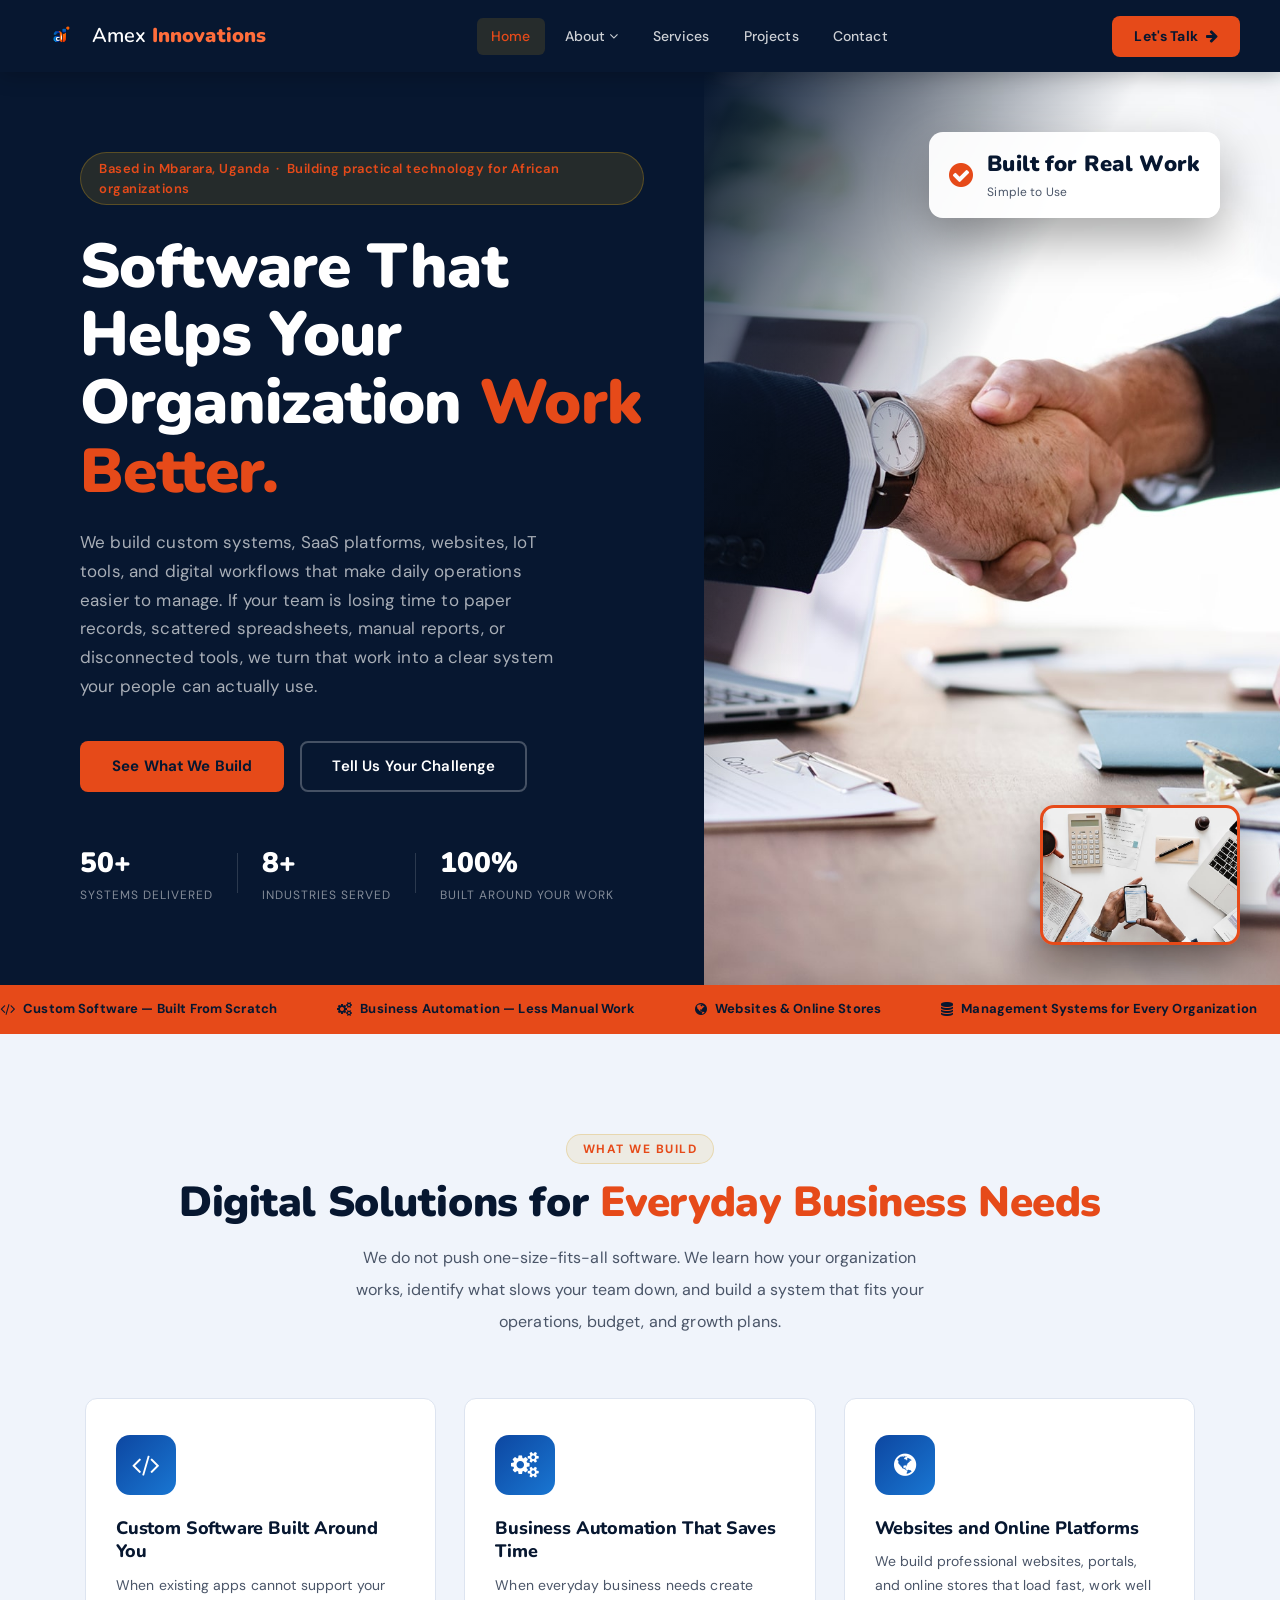
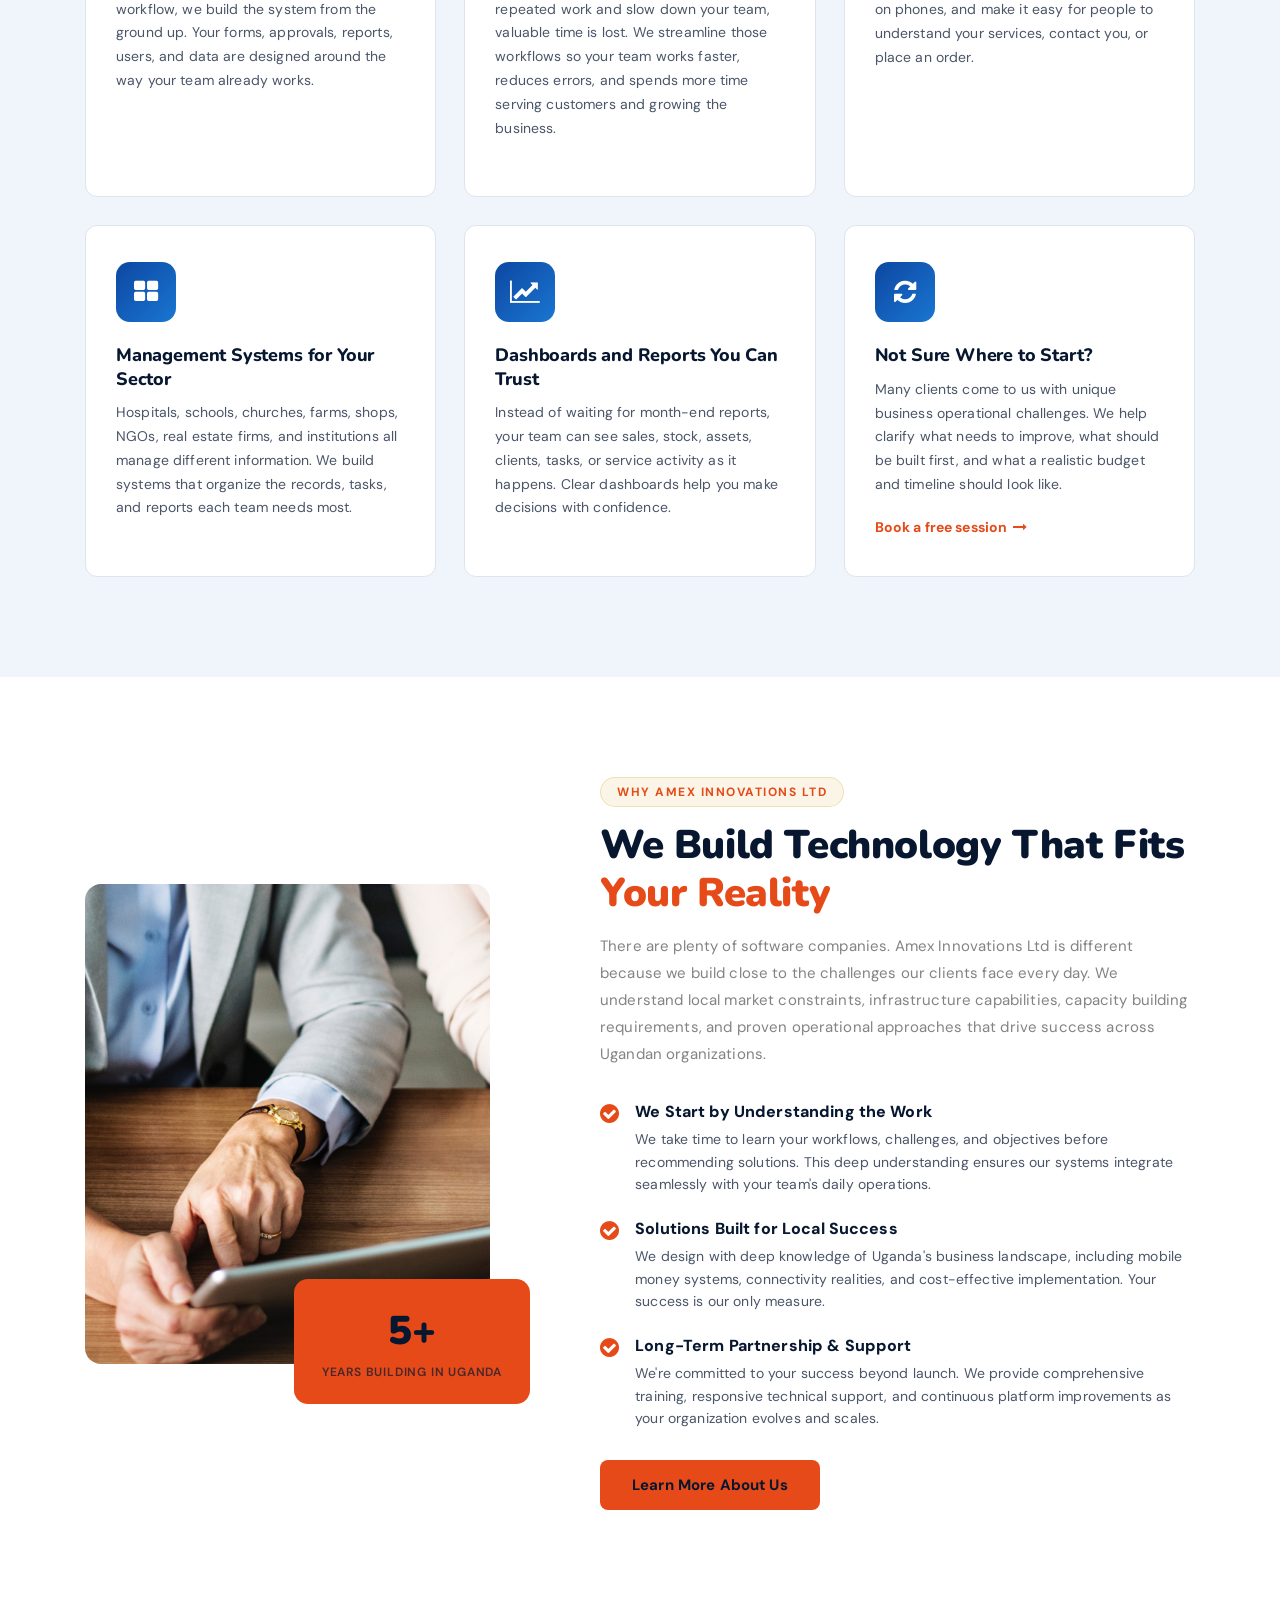
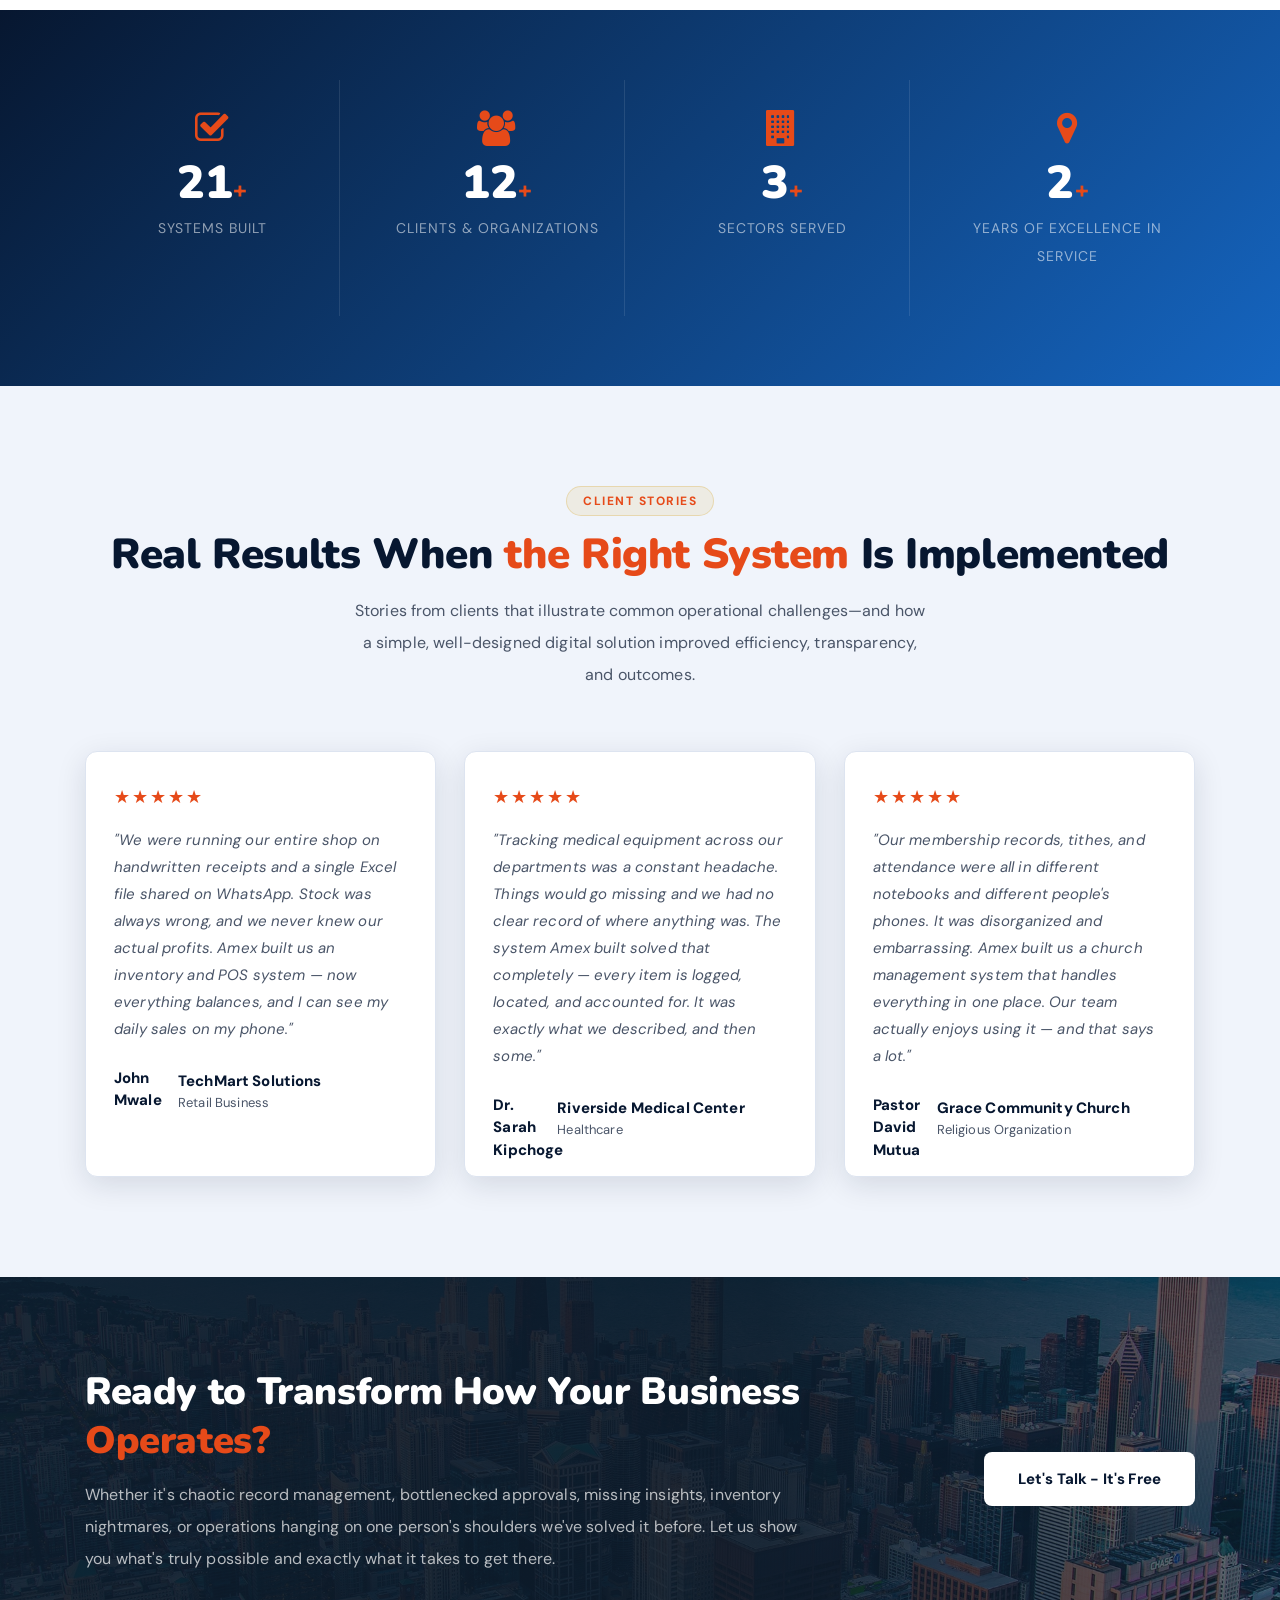
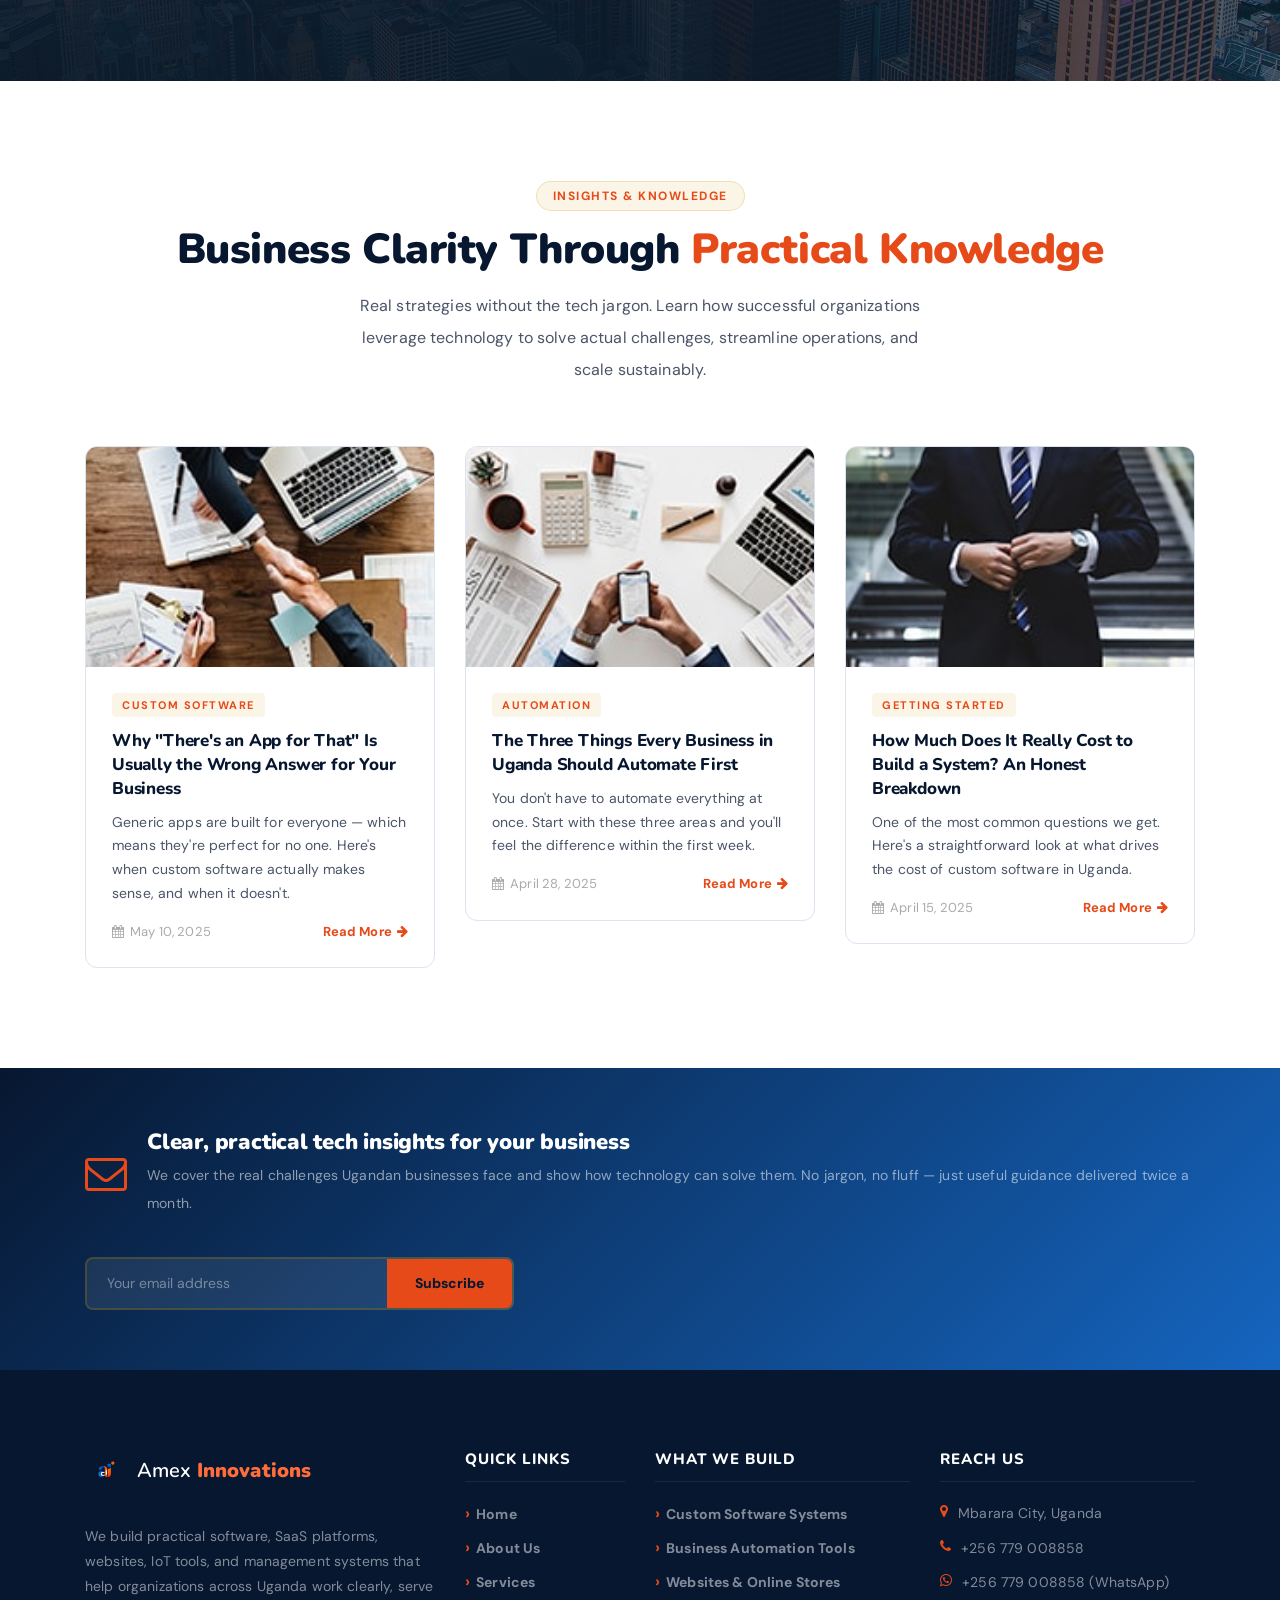
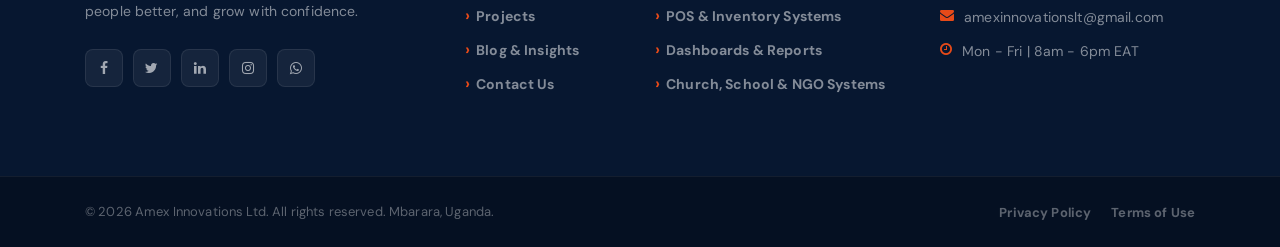
<file: index.html>
<!DOCTYPE html>
<html lang="en">

<head>
    <meta charset="UTF-8">
    <meta name="description" content="Amex Innovations Ltd builds practical software, management systems, SaaS platforms, IoT tools, and digital solutions for businesses and organizations across Uganda.">
    <meta http-equiv="X-UA-Compatible" content="IE=edge">
    <meta name="viewport" content="width=device-width, initial-scale=1, shrink-to-fit=no">

    <title>Amex Innovations Ltd - Practical Software for Growing Organizations</title>

    <link rel="icon" type="image/png" href="img/core-img/logo.png">
    <link rel="stylesheet" href="style.css">
    <link rel="stylesheet" href="css/custom-override.css">
</head>

<body>
    <!-- Preloader -->
    <div class="preloader d-flex align-items-center justify-content-center">
        <div class="lds-ellipsis"><div></div><div></div><div></div><div></div></div>
    </div>

    <!-- ===== NAVBAR ===== -->
    <header class="ve-header" id="ve-sticky">
        <div class="container-fluid ve-nav-wrap">
            <div class="ve-logo">
                <a href="index.html">
                    <span class="ve-logo-icon">
                        <img src="img/core-img/logo.png" alt="Amex Innovations">
                    </span>
                    <span class="ve-logo-text">Amex <strong>Innovations</strong></span>
                </a>
            </div>

            <nav class="ve-nav">
                <ul>
                    <li><a href="index.html" class="active">Home</a></li>
                    <li class="has-drop">
                        <a href="about.html">About <i class="fa fa-angle-down"></i></a>
                        <ul class="ve-dropdown">
                            <li><a href="about.html">Who We Are</a></li>
                            <li><a href="about.html#mission">Our Mission</a></li>
                            <li><a href="about.html#team">The Team</a></li>
                        </ul>
                    </li>
                    <li><a href="services.html">Services</a></li>
                    <li><a href="projects.html">Projects</a></li>
                    <li><a href="contact.html">Contact</a></li>
                </ul>
            </nav>

            <div class="ve-nav-cta">
                <a href="contact.html" class="ve-cta-btn">Let's Talk <i class="fa fa-arrow-right"></i></a>
            </div>

            <button class="ve-toggler" id="ve-toggle">
                <span></span><span></span><span></span>
            </button>
        </div>

        <div class="ve-mobile-menu" id="ve-mobile-menu">
            <ul>
                <li><a href="index.html">Home</a></li>
                <li><a href="about.html">About</a></li>
                <li><a href="services.html">Services</a></li>
                <li><a href="projects.html">Projects</a></li>
                <li><a href="contact.html">Contact</a></li>
            </ul>
        </div>
    </header>

    <!-- ===== HERO ===== -->
    <section class="ve-hero">
        <div class="ve-hero-left">
            <span class="ve-hero-badge">Based in Mbarara, Uganda &nbsp;·&nbsp; Building practical technology for African organizations</span>
            <h1>Software That Helps Your Organization <span class="ve-highlight">Work Better.</span></h1>
            <p>We build custom systems, SaaS platforms, websites, IoT tools, and digital workflows that make daily operations easier to manage. If your team is losing time to paper records, scattered spreadsheets, manual reports, or disconnected tools, we turn that work into a clear system your people can actually use.</p>
            <div class="ve-hero-btns">
                <a href="services.html" class="ve-btn-primary">See What We Build</a>
                <a href="contact.html" class="ve-btn-ghost">Tell Us Your Challenge</a>
            </div>
            <div class="ve-hero-stats">
                <div class="ve-stat">
                    <strong>50+</strong>
                    <span>Systems Delivered</span>
                </div>
                <div class="ve-stat-divider"></div>
                <div class="ve-stat">
                    <strong>8+</strong>
                    <span>Industries Served</span>
                </div>
                <div class="ve-stat-divider"></div>
                <div class="ve-stat">
                    <strong>100%</strong>
                    <span>Built Around Your Work</span>
                </div>
            </div>
        </div>
        <div class="ve-hero-right">
            <div class="ve-hero-img-main bg-img" style="background-image:url(img/bg-img/1.jpg);"></div>
            <div class="ve-hero-img-accent bg-img" style="background-image:url(img/bg-img/3.jpg);"></div>
            <div class="ve-float-card">
                <i class="fa fa-check-circle" style="color:#E64A19;"></i>
                <div>
                    <strong>Built for Real Work</strong>
                    <span>Simple to Use</span>
                </div>
            </div>
        </div>
    </section>

    <!-- ===== TRUST BAR ===== -->
    <div class="ve-trust-bar">
        <div class="ve-trust-inner">
            <span><i class="fa fa-code"></i> Custom Software — Built From Scratch</span>
            <span><i class="fa fa-cogs"></i> Business Automation — Less Manual Work</span>
            <span><i class="fa fa-globe"></i> Websites &amp; Online Stores</span>
            <span><i class="fa fa-database"></i> Management Systems for Every Organization</span>
            <span><i class="fa fa-line-chart"></i> Live Dashboards &amp; Automated Reports</span>
            <span><i class="fa fa-map-marker"></i> Mbarara, Uganda - Serving Uganda and East Africa</span>
            <span><i class="fa fa-mobile"></i> Works on Any Device, Anywhere</span>
            <span><i class="fa fa-code"></i> Custom Software — Built From Scratch</span>
            <span><i class="fa fa-cogs"></i> Business Automation — Less Manual Work</span>
            <span><i class="fa fa-globe"></i> Websites &amp; Online Stores</span>
        </div>
    </div>

    <!-- ===== SERVICES ===== -->
    <section class="ve-section ve-services-section">
        <div class="container">
            <div class="ve-section-header text-center">
                <span class="ve-section-tag">What We Build</span>
                <h2>Digital Solutions for <span>Everyday Business Needs</span></h2>
                <p>We do not push one-size-fits-all software. We learn how your organization works, identify what slows your team down, and build a system that fits your operations, budget, and growth plans.</p>
            </div>
            <div class="ve-services-grid">

                <div class="ve-service-card wow fadeInUp" data-wow-delay="100ms">
                    <div class="ve-service-icon"><i class="fa fa-code"></i></div>
                    <h4>Custom Software Built Around You</h4>
                    <p>When existing apps cannot support your workflow, we build the system from the ground up. Your forms, approvals, reports, users, and data are designed around the way your team already works.</p>
                </div>

                <div class="ve-service-card wow fadeInUp" data-wow-delay="200ms">
                    <div class="ve-service-icon"><i class="fa fa-cogs"></i></div>
                    <h4>Business Automation That Saves Time</h4>
                    <p>When everyday business needs create repeated work and slow down your team, valuable time is lost. We streamline those workflows so your team works faster, reduces errors, and spends more time serving customers and growing the business.</p>
                </div>

                <div class="ve-service-card wow fadeInUp" data-wow-delay="300ms">
                    <div class="ve-service-icon"><i class="fa fa-globe"></i></div>
                    <h4>Websites and Online Platforms</h4>
                    <p>We build professional websites, portals, and online stores that load fast, work well on phones, and make it easy for people to understand your services, contact you, or place an order.</p>
                </div>

                <div class="ve-service-card wow fadeInUp" data-wow-delay="400ms">
                    <div class="ve-service-icon"><i class="fa fa-th-large"></i></div>
                    <h4>Management Systems for Your Sector</h4>
                    <p>Hospitals, schools, churches, farms, shops, NGOs, real estate firms, and institutions all manage different information. We build systems that organize the records, tasks, and reports each team needs most.</p>
                </div>

                <div class="ve-service-card wow fadeInUp" data-wow-delay="500ms">
                    <div class="ve-service-icon"><i class="fa fa-line-chart"></i></div>
                    <h4>Dashboards and Reports You Can Trust</h4>
                    <p>Instead of waiting for month-end reports, your team can see sales, stock, assets, clients, tasks, or service activity as it happens. Clear dashboards help you make decisions with confidence.</p>
                </div>

                <div class="ve-service-card wow fadeInUp" data-wow-delay="600ms">
                    <div class="ve-service-icon"><i class="fa fa-refresh"></i></div>
                    <h4>Not Sure Where to Start?</h4>
                    <p>Many clients come to us with unique business operational challenges. We help clarify what needs to improve, what should be built first, and what a realistic budget and timeline should look like.</p>
                    <a href="contact.html" class="ve-card-link">Book a free session <i class="fa fa-long-arrow-right"></i></a>
                </div>

            </div>
        </div>
    </section>

    <!-- ===== WHY US ===== -->
    <section class="ve-section ve-whyus-section">
        <div class="container">
            <div class="row align-items-center">
                <div class="col-12 col-lg-5">
                    <div class="ve-whyus-img-wrap wow fadeInLeft" data-wow-delay="100ms">
                        <div class="ve-whyus-img-main bg-img" style="background-image:url(img/bg-img/5.jpg);"></div>
                        <div class="ve-whyus-badge">
                            <strong>5+</strong>
                            <span>Years Building in Uganda</span>
                        </div>
                    </div>
                </div>
                <div class="col-12 col-lg-7 wow fadeInRight" data-wow-delay="200ms">
                    <div class="ve-whyus-content">
                        <span class="ve-section-tag">Why Amex Innovations Ltd</span>
                        <h2>We Build Technology That Fits <span>Your Reality</span></h2>
                        <p>There are plenty of software companies. Amex Innovations Ltd is different because we build close to the challenges our clients face every day.
                             We understand local market constraints, infrastructure capabilities, capacity building requirements, and proven operational approaches that drive success across Ugandan organizations.</p>
                        <div class="ve-checklist">
                            <div class="ve-check-item">
                                <i class="fa fa-check-circle"></i>
                                <div>
                                    <strong>We Start by Understanding the Work</strong>
                                    <p>We take time to learn your workflows, challenges, and objectives before recommending solutions. This deep understanding ensures our systems integrate seamlessly with your team's daily operations.</p>
                                </div>
                            </div>
                            <div class="ve-check-item">
                                <i class="fa fa-check-circle"></i>
                                <div>
                                    <strong>Solutions Built for Local Success</strong>
                                    <p>We design with deep knowledge of Uganda's business landscape, including mobile money systems, connectivity realities, and cost-effective implementation. Your success is our only measure.</p>
                                </div>
                            </div>
                            <div class="ve-check-item">
                                <i class="fa fa-check-circle"></i>
                                <div>
                                    <strong>Long-Term Partnership &amp; Support</strong>
                                    <p>We're committed to your success beyond launch. We provide comprehensive training, responsive technical support, and continuous platform improvements as your organization evolves and scales.</p>
                                </div>
                            </div>
                        </div>
                        <a href="about.html" class="ve-btn-primary mt-30">Learn More About Us</a>
                    </div>
                </div>
            </div>
        </div>
    </section>

    <!-- ===== COUNTERS ===== -->
    <section class="ve-counter-section">
        <div class="container">
            <div class="ve-counter-grid">
                <div class="ve-counter-item wow fadeInUp" data-wow-delay="100ms">
                    <i class="fa fa-check-square-o"></i>
                    <strong class="counter" data-count="50">0</strong><span>+</span>
                    <p>Systems Built</p>
                </div>
                <div class="ve-counter-item wow fadeInUp" data-wow-delay="200ms">
                    <i class="fa fa-users"></i>
                    <strong class="counter" data-count="30">0</strong><span>+</span>
                    <p>Clients &amp; Organizations</p>
                </div>
                <div class="ve-counter-item wow fadeInUp" data-wow-delay="300ms">
                    <i class="fa fa-building"></i>
                    <strong class="counter" data-count="8">0</strong><span>+</span>
                    <p>Sectors Served</p>
                </div>
                <div class="ve-counter-item wow fadeInUp" data-wow-delay="400ms">
                    <i class="fa fa-map-marker"></i>
                    <strong class="counter" data-count="5">0</strong><span>+</span>
                    <p>Years of Excellence in Service</p>
                </div>
            </div>
        </div>
    </section>

    <!-- ===== CLIENT STORIES ===== -->
    <section class="ve-section ve-testimonials-section">
        <div class="container">
            <div class="ve-section-header text-center">
                <span class="ve-section-tag">Client Stories</span>
                <h2>Real Results When <span>the Right System</span> Is Implemented</h2>
                <p>Stories from clients that illustrate common operational challenges—and how a simple, well-designed digital solution improved efficiency, transparency, and outcomes.</p>
            </div>
            <div class="ve-testi-grid">

                <div class="ve-testi-card wow fadeInUp" data-wow-delay="100ms">
                    <div class="ve-testi-stars">&#9733;&#9733;&#9733;&#9733;&#9733;</div>
                    <p>"We were running our entire shop on handwritten receipts and a single Excel file shared on WhatsApp. Stock was always wrong, and we never knew our actual profits. Amex built us an inventory and POS system — now everything balances, and I can see my daily sales on my phone."</p>
                    <div class="ve-testi-author">
                        <div class="ve-testi-avatar"><strong>John Mwale</strong></div>
                        <div><strong>TechMart Solutions</strong><span>Retail Business</span></div>
                    </div>
                </div>

                <div class="ve-testi-card wow fadeInUp" data-wow-delay="250ms">
                    <div class="ve-testi-stars">&#9733;&#9733;&#9733;&#9733;&#9733;</div>
                    <p>"Tracking medical equipment across our departments was a constant headache. Things would go missing and we had no clear record of where anything was. The system Amex built solved that completely — every item is logged, located, and accounted for. It was exactly what we described, and then some."</p>
                    <div class="ve-testi-author">
                            <div class="ve-testi-avatar"><strong>Dr. Sarah Kipchoge</strong></div>
                        <div><strong>Riverside Medical Center</strong><span>Healthcare</span></div>
                    </div>
                </div>

                <div class="ve-testi-card wow fadeInUp" data-wow-delay="400ms">
                    <div class="ve-testi-stars">&#9733;&#9733;&#9733;&#9733;&#9733;</div>
                    <p>"Our membership records, tithes, and attendance were all in different notebooks and different people's phones. It was disorganized and embarrassing. Amex built us a church management system that handles everything in one place. Our team actually enjoys using it — and that says a lot."</p>
                    <div class="ve-testi-author">
                        <div class="ve-testi-avatar"><strong>Pastor David Mutua</strong></div>
                        <div><strong>Grace Community Church</strong><span>Religious Organization</span></div>
                    </div>
                </div>

            </div>
        </div>
    </section>

    <!-- ===== CTA BANNER ===== -->
    <section class="ve-cta-banner bg-img" style="background-image:url(img/bg-img/6.jpg);">
        <div class="ve-cta-overlay"></div>
        <div class="container ve-cta-content">
            <div class="row align-items-center">
                <div class="col-12 col-lg-8">
                    <h2>Ready to Transform How Your Business <span>Operates?</span></h2>
                    <p>Whether it's chaotic record management, bottlenecked approvals, missing insights, inventory nightmares, or operations hanging on one person's shoulders we've solved it before. Let us show you what's truly possible and exactly what it takes to get there.</p>
                </div>
                <div class="col-12 col-lg-4 text-lg-right">
                    <a href="contact.html" class="ve-btn-white">Let's Talk - It's Free</a>
                </div>
            </div>
        </div>
    </section>

    <!-- ===== INSIGHTS ===== -->
    <section class="ve-section ve-insights-section">
        <div class="container">
            <div class="ve-section-header text-center">
                <span class="ve-section-tag">Insights & Knowledge</span>
                <h2>Business Clarity Through <span>Practical Knowledge</span></h2>
                <p>Real strategies without the tech jargon. Learn how successful organizations leverage technology to solve actual challenges, streamline operations, and scale sustainably.</p>
            </div>
            <div class="row">

                <div class="col-12 col-md-4 wow fadeInUp" data-wow-delay="100ms">
                    <div class="ve-insight-card">
                        <div class="ve-insight-img bg-img" style="background-image:url(img/bg-img/10.jpg);"></div>
                        <div class="ve-insight-body">
                            <span class="ve-insight-cat">Custom Software</span>
                            <h5><a href="single-post.html">Why "There's an App for That" Is Usually the Wrong Answer for Your Business</a></h5>
                            <p>Generic apps are built for everyone — which means they're perfect for no one. Here's when custom software actually makes sense, and when it doesn't.</p>
                            <div class="ve-insight-meta">
                                <span><i class="fa fa-calendar"></i> May 10, 2025</span>
                                <a href="single-post.html">Read More <i class="fa fa-arrow-right"></i></a>
                            </div>
                        </div>
                    </div>
                </div>

                <div class="col-12 col-md-4 wow fadeInUp" data-wow-delay="250ms">
                    <div class="ve-insight-card">
                        <div class="ve-insight-img bg-img" style="background-image:url(img/bg-img/11.jpg);"></div>
                        <div class="ve-insight-body">
                            <span class="ve-insight-cat">Automation</span>
                            <h5><a href="single-post.html">The Three Things Every Business in Uganda Should Automate First</a></h5>
                            <p>You don't have to automate everything at once. Start with these three areas and you'll feel the difference within the first week.</p>
                            <div class="ve-insight-meta">
                                <span><i class="fa fa-calendar"></i> April 28, 2025</span>
                                <a href="single-post.html">Read More <i class="fa fa-arrow-right"></i></a>
                            </div>
                        </div>
                    </div>
                </div>

                <div class="col-12 col-md-4 wow fadeInUp" data-wow-delay="400ms">
                    <div class="ve-insight-card">
                        <div class="ve-insight-img bg-img" style="background-image:url(img/bg-img/12.jpg);"></div>
                        <div class="ve-insight-body">
                            <span class="ve-insight-cat">Getting Started</span>
                            <h5><a href="single-post.html">How Much Does It Really Cost to Build a System? An Honest Breakdown</a></h5>
                            <p>One of the most common questions we get. Here's a straightforward look at what drives the cost of custom software in Uganda.</p>
                            <div class="ve-insight-meta">
                                <span><i class="fa fa-calendar"></i> April 15, 2025</span>
                                <a href="single-post.html">Read More <i class="fa fa-arrow-right"></i></a>
                            </div>
                        </div>
                    </div>
                </div>

            </div>
        </div>
    </section>

    <!-- ===== NEWSLETTER ===== -->
    <section class="ve-newsletter-section">
        <div class="container">
            <div class="ve-newsletter-wrap">
                <div class="ve-nl-left">
                    <i class="fa fa-envelope-o"></i>
                    <div>
                        <h3>Clear, practical tech insights for your business</h3>
                        <p>We cover the real challenges Ugandan businesses face and show how technology can solve them. No jargon, no fluff — just useful guidance delivered twice a month.</p>
                    </div>
                </div>
                <div class="ve-nl-right">
                    <form class="ve-nl-form" action="#" method="post">
                        <input type="email" placeholder="Your email address" required>
                        <button type="submit">Subscribe</button>
                    </form>
                </div>
            </div>
        </div>
    </section>

    <!-- ===== FOOTER ===== -->
    <footer class="ve-footer">
        <div class="container">
            <div class="row">

                <div class="col-12 col-sm-6 col-lg-4 mb-50">
                    <div class="ve-footer-brand">
                        <a href="index.html" class="ve-footer-logo">
                            <span class="ve-logo-icon">
                                <img src="img/core-img/logo.png" alt="Amex Innovations">
                            </span>
                            <span class="ve-logo-text">Amex <strong>Innovations</strong></span>
                        </a>
                        <p>We build practical software, SaaS platforms, websites, IoT tools, and management systems that help organizations across Uganda work clearly, serve people better, and grow with confidence.</p>
                        <div class="ve-social">
                            <a href="#" title="Facebook"><i class="fa fa-facebook"></i></a>
                            <a href="#" title="Twitter / X"><i class="fa fa-twitter"></i></a>
                            <a href="#" title="LinkedIn"><i class="fa fa-linkedin"></i></a>
                            <a href="#" title="Instagram"><i class="fa fa-instagram"></i></a>
                            <a href="#" title="WhatsApp"><i class="fa fa-whatsapp"></i></a>
                        </div>
                    </div>
                </div>

                <div class="col-12 col-sm-6 col-lg-2 mb-50">
                    <h5 class="ve-footer-title">Quick Links</h5>
                    <ul class="ve-footer-links">
                        <li><a href="index.html">Home</a></li>
                        <li><a href="about.html">About Us</a></li>
                        <li><a href="services.html">Services</a></li>
                        <li><a href="projects.html">Projects</a></li>
                        <li><a href="post.html">Blog &amp; Insights</a></li>
                        <li><a href="contact.html">Contact Us</a></li>
                    </ul>
                </div>

                <div class="col-12 col-sm-6 col-lg-3 mb-50">
                    <h5 class="ve-footer-title">What We Build</h5>
                    <ul class="ve-footer-links">
                        <li><a href="services.html">Custom Software Systems</a></li>
                        <li><a href="services.html">Business Automation Tools</a></li>
                        <li><a href="services.html">Websites &amp; Online Stores</a></li>
                        <li><a href="services.html">POS &amp; Inventory Systems</a></li>
                        <li><a href="services.html">Dashboards &amp; Reports</a></li>
                        <li><a href="services.html">Church, School &amp; NGO Systems</a></li>
                    </ul>
                </div>

                <div class="col-12 col-sm-6 col-lg-3 mb-50">
                    <h5 class="ve-footer-title">Reach Us</h5>
                    <ul class="ve-footer-contact">
                        <li><i class="fa fa-map-marker"></i> Mbarara City, Uganda</li>
                        <li><i class="fa fa-phone"></i> +256 779 008858</li>
                        <li><i class="fa fa-whatsapp"></i> +256 779 008858 (WhatsApp)</li>
                        <li><i class="fa fa-envelope"></i> amexinnovationslt@gmail.com</li>
                        <li><i class="fa fa-clock-o"></i> Mon - Fri | 8am - 6pm EAT</li>
                    </ul>
                </div>

            </div>
        </div>

        <div class="ve-footer-bottom">
            <div class="container">
                <div class="ve-footer-bottom-inner">
                    <p>&copy; <script>document.write(new Date().getFullYear());</script> Amex Innovations Ltd. All rights reserved. Mbarara, Uganda.</p>
                    <ul>
                        <li><a href="#">Privacy Policy</a></li>
                        <li><a href="#">Terms of Use</a></li>
                    </ul>
                </div>
            </div>
        </div>
    </footer>

    <!-- Scripts -->
    <script src="js/jquery/jquery-2.2.4.min.js"></script>
    <script src="js/bootstrap/popper.min.js"></script>
    <script src="js/bootstrap/bootstrap.min.js"></script>
    <script src="js/plugins/plugins.js"></script>
    <script src="js/active.js"></script>
    <script src="js/vaultedge.js"></script>
</body>
</html>
</file>
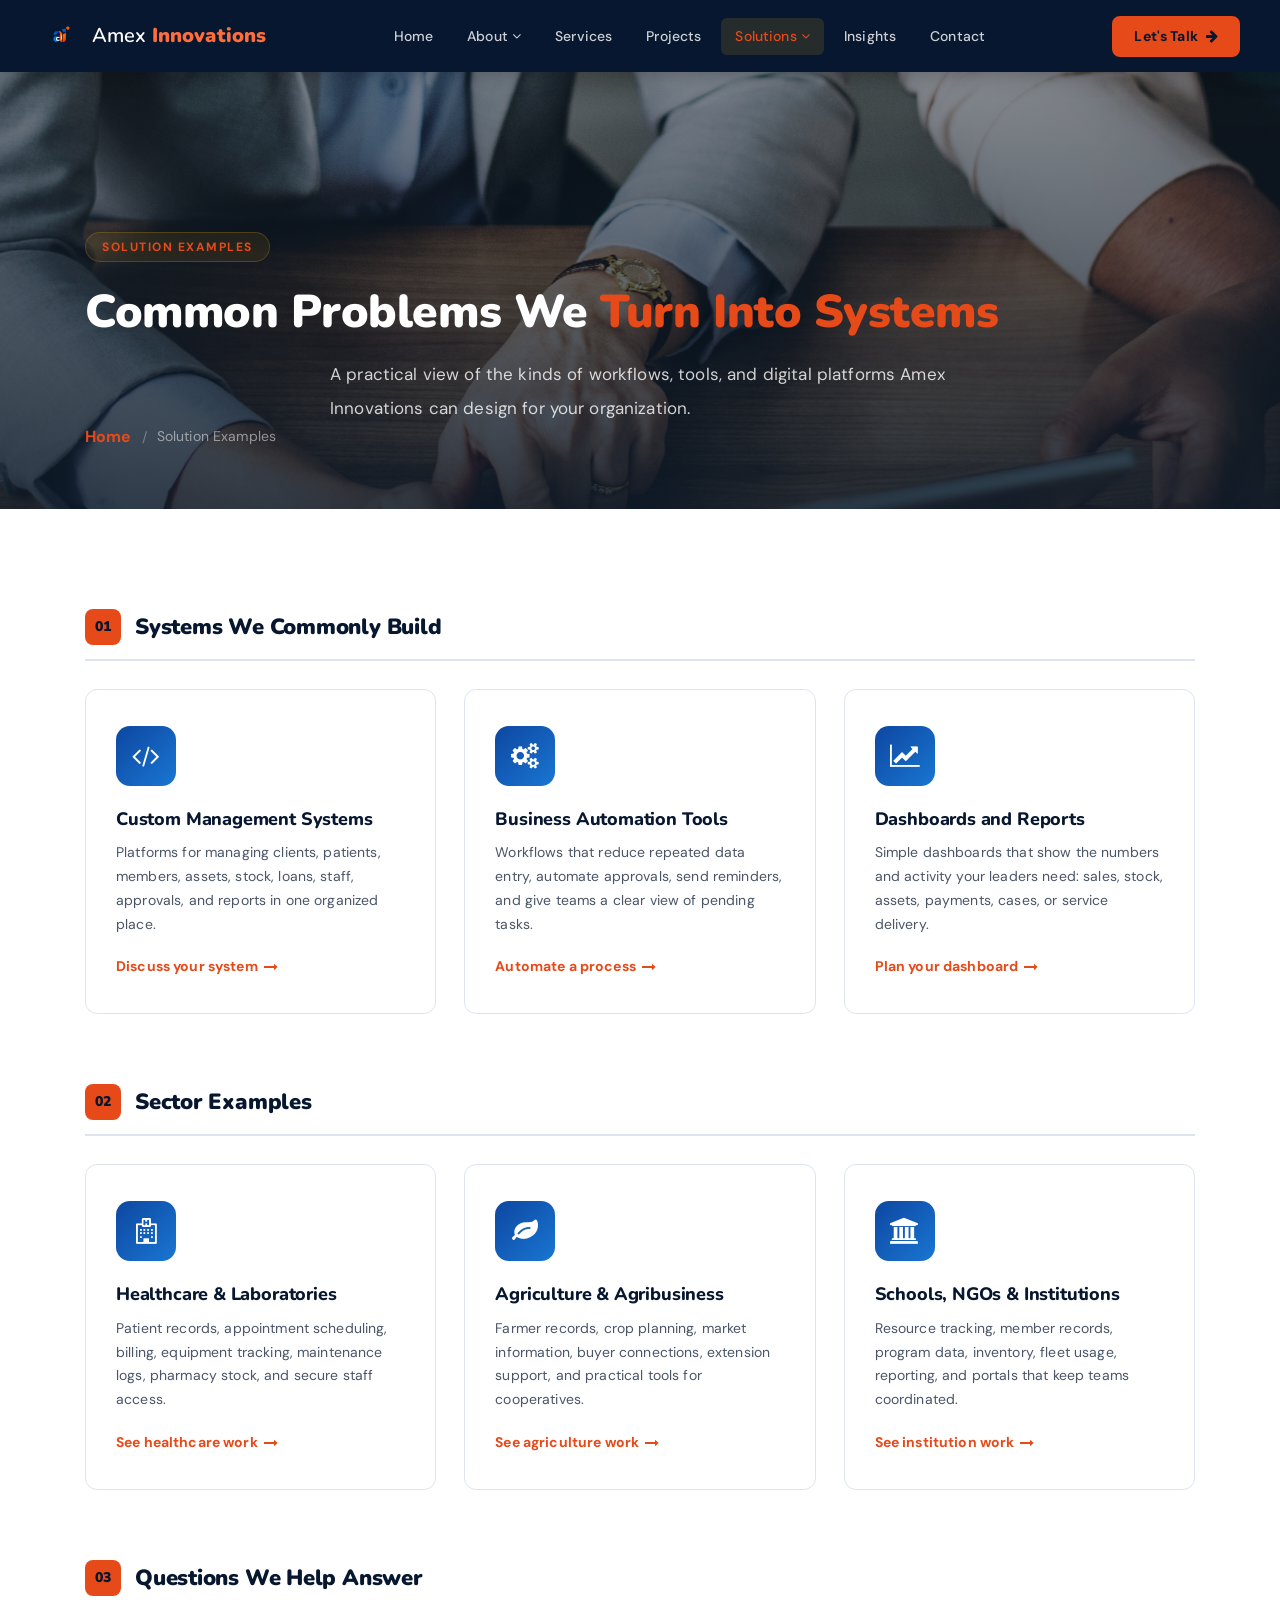
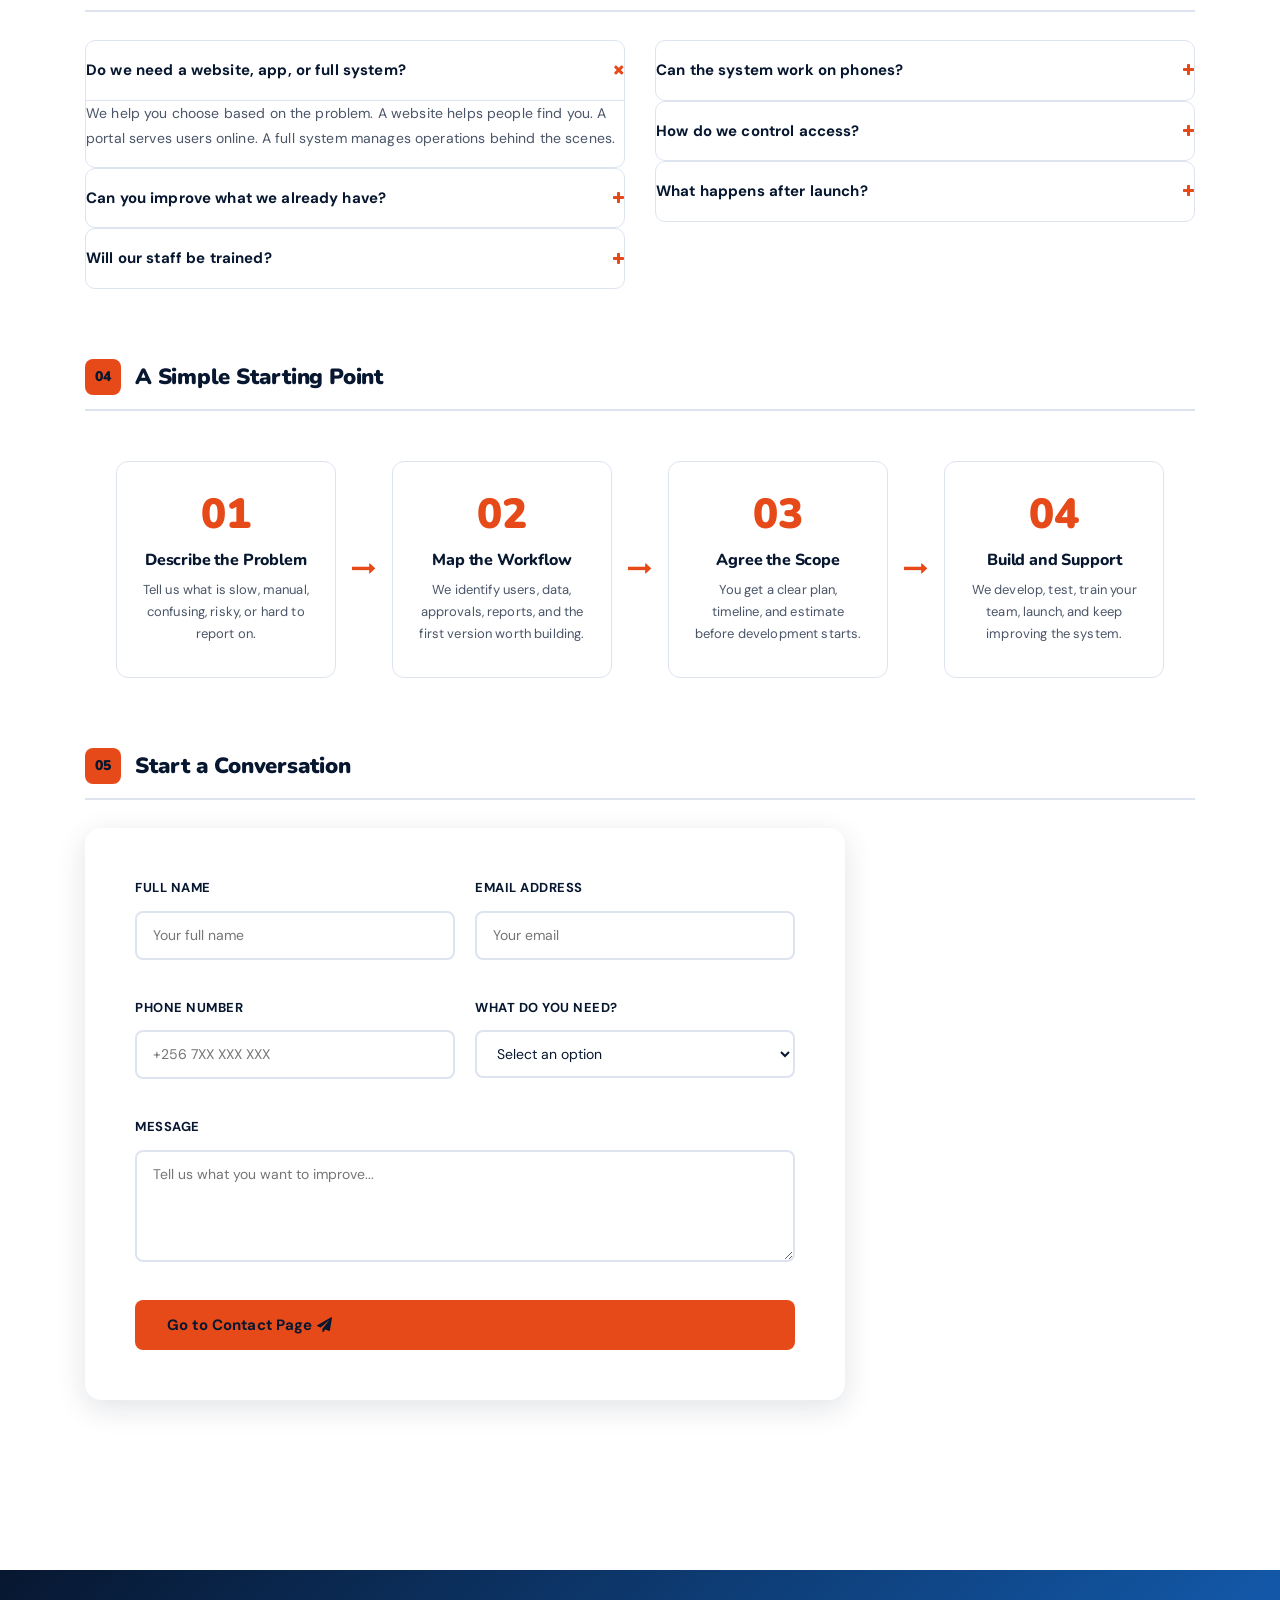
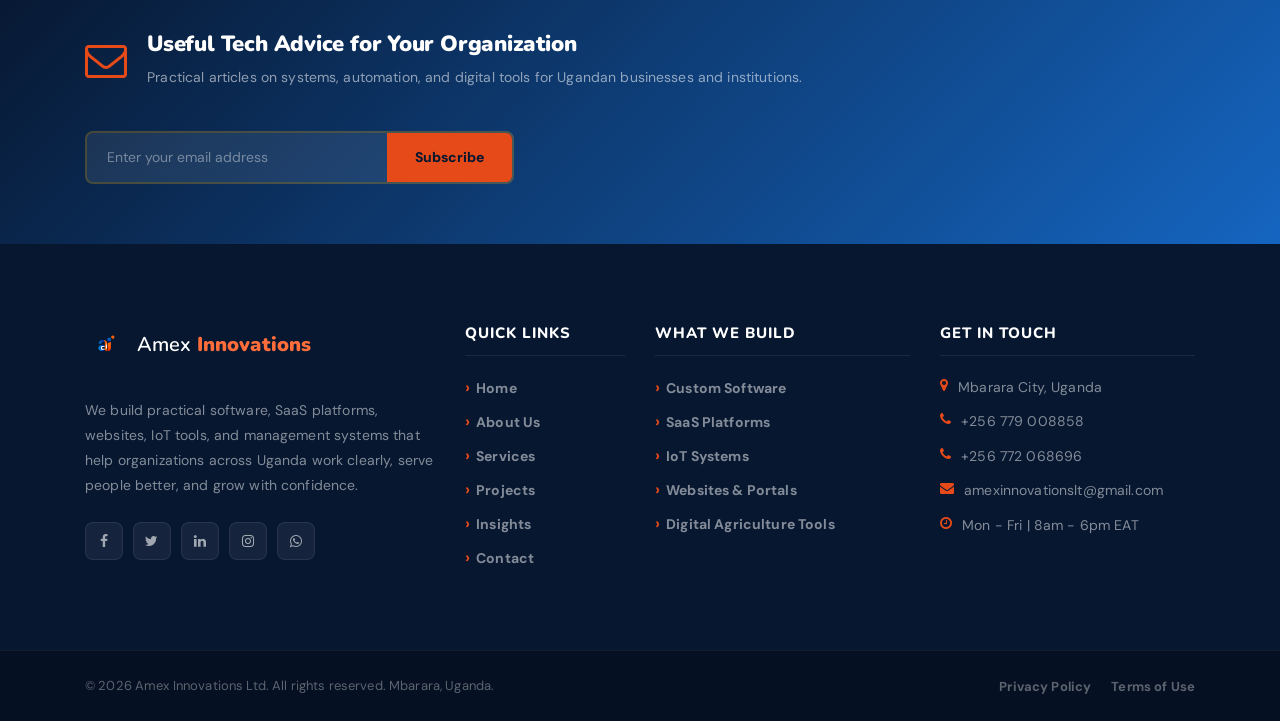
<file: elements.html>
<!DOCTYPE html>
<html lang="en">
<head>
    <meta charset="UTF-8">
    <meta name="description" content="Amex Innovations solution examples for custom software, automation, dashboards, websites, SaaS platforms, IoT systems, and digital agriculture tools.">
    <meta http-equiv="X-UA-Compatible" content="IE=edge">
    <meta name="viewport" content="width=device-width, initial-scale=1, shrink-to-fit=no">
    <title>Solution Examples - Amex Innovations Ltd</title>
    <link rel="icon" href="img/core-img/favicon.ico">
    <link rel="stylesheet" href="style.css">
    <link rel="stylesheet" href="css/custom-override.css">
</head>
<body>
    <div class="preloader d-flex align-items-center justify-content-center">
        <div class="lds-ellipsis"><div></div><div></div><div></div><div></div></div>
    </div>

    <header class="ve-header" id="ve-sticky">
        <div class="container-fluid ve-nav-wrap">
            <div class="ve-logo">
                <a href="index.html">
                    <span class="ve-logo-icon"><img src="img/core-img/logo.png" alt="Amex Innovations"></span>
                    <span class="ve-logo-text">Amex <strong>Innovations</strong></span>
                </a>
            </div>
            <nav class="ve-nav">
                <ul>
                    <li><a href="index.html">Home</a></li>
                    <li class="has-drop"><a href="about.html">About <i class="fa fa-angle-down"></i></a>
                        <ul class="ve-dropdown"><li><a href="about.html">Who We Are</a></li><li><a href="about.html#mission">Mission &amp; Vision</a></li><li><a href="about.html#team">The Team</a></li></ul>
                    </li>
                    <li><a href="services.html">Services</a></li>
                    <li><a href="projects.html">Projects</a></li>
                    <li class="has-drop"><a href="services.html" class="active">Solutions <i class="fa fa-angle-down"></i></a>
                        <ul class="ve-dropdown"><li><a href="services.html">Custom Software</a></li><li><a href="services.html">Business Automation</a></li><li><a href="services.html">SaaS Platforms</a></li><li><a href="services.html">IoT &amp; Embedded Systems</a></li><li><a href="services.html">Digital Agriculture</a></li></ul>
                    </li>
                    <li><a href="post.html">Insights</a></li>
                    <li><a href="contact.html">Contact</a></li>
                </ul>
            </nav>
            <div class="ve-nav-cta"><a href="contact.html" class="ve-cta-btn">Let's Talk <i class="fa fa-arrow-right"></i></a></div>
            <button class="ve-toggler" id="ve-toggle"><span></span><span></span><span></span></button>
        </div>
        <div class="ve-mobile-menu" id="ve-mobile-menu"><ul><li><a href="index.html">Home</a></li><li><a href="about.html">About</a></li><li><a href="services.html">Services</a></li><li><a href="projects.html">Projects</a></li><li><a href="services.html">Solutions</a></li><li><a href="post.html">Insights</a></li><li><a href="contact.html">Contact</a></li></ul></div>
    </header>

    <section class="ve-page-hero" style="background-image:url(img/bg-img/13.jpg);">
        <div class="ve-page-hero-overlay"></div>
        <div class="container ve-page-hero-content">
            <span class="ve-section-tag">Solution Examples</span>
            <h1>Common Problems We <span>Turn Into Systems</span></h1>
            <p style="color:rgba(255,255,255,.8);font-size:17px;max-width:620px;margin:16px auto 0;">A practical view of the kinds of workflows, tools, and digital platforms Amex Innovations can design for your organization.</p>
            <nav aria-label="breadcrumb"><ol class="ve-breadcrumb"><li><a href="index.html">Home</a></li><li class="active">Solution Examples</li></ol></nav>
        </div>
    </section>

    <section class="ve-section ve-elements-section">
        <div class="container">
            <div class="ve-el-block">
                <h3 class="ve-el-title"><span>01</span> Systems We Commonly Build</h3>
                <div class="ve-services-grid">
                    <div class="ve-service-card"><div class="ve-service-icon"><i class="fa fa-code"></i></div><h4>Custom Management Systems</h4><p>Platforms for managing clients, patients, members, assets, stock, loans, staff, approvals, and reports in one organized place.</p><a href="contact.html" class="ve-card-link">Discuss your system <i class="fa fa-long-arrow-right"></i></a></div>
                    <div class="ve-service-card"><div class="ve-service-icon"><i class="fa fa-cogs"></i></div><h4>Business Automation Tools</h4><p>Workflows that reduce repeated data entry, automate approvals, send reminders, and give teams a clear view of pending tasks.</p><a href="contact.html" class="ve-card-link">Automate a process <i class="fa fa-long-arrow-right"></i></a></div>
                    <div class="ve-service-card"><div class="ve-service-icon"><i class="fa fa-line-chart"></i></div><h4>Dashboards and Reports</h4><p>Simple dashboards that show the numbers and activity your leaders need: sales, stock, assets, payments, cases, or service delivery.</p><a href="contact.html" class="ve-card-link">Plan your dashboard <i class="fa fa-long-arrow-right"></i></a></div>
                </div>
            </div>

            <div class="ve-el-block">
                <h3 class="ve-el-title"><span>02</span> Sector Examples</h3>
                <div class="ve-services-grid">
                    <div class="ve-service-card"><div class="ve-service-icon"><i class="fa fa-hospital-o"></i></div><h4>Healthcare &amp; Laboratories</h4><p>Patient records, appointment scheduling, billing, equipment tracking, maintenance logs, pharmacy stock, and secure staff access.</p><a href="projects.html" class="ve-card-link">See healthcare work <i class="fa fa-long-arrow-right"></i></a></div>
                    <div class="ve-service-card"><div class="ve-service-icon"><i class="fa fa-leaf"></i></div><h4>Agriculture &amp; Agribusiness</h4><p>Farmer records, crop planning, market information, buyer connections, extension support, and practical tools for cooperatives.</p><a href="projects.html" class="ve-card-link">See agriculture work <i class="fa fa-long-arrow-right"></i></a></div>
                    <div class="ve-service-card"><div class="ve-service-icon"><i class="fa fa-university"></i></div><h4>Schools, NGOs &amp; Institutions</h4><p>Resource tracking, member records, program data, inventory, fleet usage, reporting, and portals that keep teams coordinated.</p><a href="projects.html" class="ve-card-link">See institution work <i class="fa fa-long-arrow-right"></i></a></div>
                </div>
            </div>

            <div class="ve-el-block">
                <h3 class="ve-el-title"><span>03</span> Questions We Help Answer</h3>
                <div class="row">
                    <div class="col-12 col-lg-6">
                        <div class="ve-faq-list">
                            <div class="ve-faq-item open"><div class="ve-faq-q"><span>Do we need a website, app, or full system?</span><i class="fa fa-plus"></i></div><div class="ve-faq-a">We help you choose based on the problem. A website helps people find you. A portal serves users online. A full system manages operations behind the scenes.</div></div>
                            <div class="ve-faq-item"><div class="ve-faq-q"><span>Can you improve what we already have?</span><i class="fa fa-plus"></i></div><div class="ve-faq-a">Often, yes. We can assess your current tools, add missing features, clean up workflows, migrate data, or advise when replacement is the better option.</div></div>
                            <div class="ve-faq-item"><div class="ve-faq-q"><span>Will our staff be trained?</span><i class="fa fa-plus"></i></div><div class="ve-faq-a">Yes. We train users, document the system, and support your team after launch so adoption is practical, not stressful.</div></div>
                        </div>
                    </div>
                    <div class="col-12 col-lg-6">
                        <div class="ve-faq-list">
                            <div class="ve-faq-item"><div class="ve-faq-q"><span>Can the system work on phones?</span><i class="fa fa-plus"></i></div><div class="ve-faq-a">Yes. We design systems to work well on the devices your team actually uses, including phones, tablets, laptops, and shared office computers.</div></div>
                            <div class="ve-faq-item"><div class="ve-faq-q"><span>How do we control access?</span><i class="fa fa-plus"></i></div><div class="ve-faq-a">We can create roles and permissions so each user only sees the information and actions they are allowed to access.</div></div>
                            <div class="ve-faq-item"><div class="ve-faq-q"><span>What happens after launch?</span><i class="fa fa-plus"></i></div><div class="ve-faq-a">We provide support, maintenance, improvements, and guidance as your needs grow or your team discovers new opportunities.</div></div>
                        </div>
                    </div>
                </div>
            </div>

            <div class="ve-el-block">
                <h3 class="ve-el-title"><span>04</span> A Simple Starting Point</h3>
                <div class="ve-process-grid">
                    <div class="ve-process-step"><div class="ve-process-num">01</div><h5>Describe the Problem</h5><p>Tell us what is slow, manual, confusing, risky, or hard to report on.</p></div>
                    <div class="ve-process-arrow"><i class="fa fa-long-arrow-right"></i></div>
                    <div class="ve-process-step"><div class="ve-process-num">02</div><h5>Map the Workflow</h5><p>We identify users, data, approvals, reports, and the first version worth building.</p></div>
                    <div class="ve-process-arrow"><i class="fa fa-long-arrow-right"></i></div>
                    <div class="ve-process-step"><div class="ve-process-num">03</div><h5>Agree the Scope</h5><p>You get a clear plan, timeline, and estimate before development starts.</p></div>
                    <div class="ve-process-arrow"><i class="fa fa-long-arrow-right"></i></div>
                    <div class="ve-process-step"><div class="ve-process-num">04</div><h5>Build and Support</h5><p>We develop, test, train your team, launch, and keep improving the system.</p></div>
                </div>
            </div>

            <div class="ve-el-block">
                <h3 class="ve-el-title"><span>05</span> Start a Conversation</h3>
                <div class="ve-contact-form-wrap" style="max-width:760px;">
                    <form class="ve-contact-form" action="contact.html" method="get">
                        <div class="ve-form-row">
                            <div class="ve-form-group"><label>Full Name</label><input type="text" placeholder="Your full name"></div>
                            <div class="ve-form-group"><label>Email Address</label><input type="email" placeholder="Your email"></div>
                        </div>
                        <div class="ve-form-row">
                            <div class="ve-form-group"><label>Phone Number</label><input type="tel" placeholder="+256 7XX XXX XXX"></div>
                            <div class="ve-form-group"><label>What do you need?</label><select><option>Select an option</option><option>Custom software</option><option>Business automation</option><option>Website or portal</option><option>SaaS product</option><option>IoT system</option><option>Digital agriculture tool</option></select></div>
                        </div>
                        <div class="ve-form-group"><label>Message</label><textarea rows="4" placeholder="Tell us what you want to improve..."></textarea></div>
                        <a href="contact.html" class="ve-btn-primary">Go to Contact Page <i class="fa fa-paper-plane"></i></a>
                    </form>
                </div>
            </div>
        </div>
    </section>

    <section class="ve-newsletter-section"><div class="container"><div class="ve-newsletter-wrap"><div class="ve-nl-left"><i class="fa fa-envelope-o"></i><div><h3>Useful Tech Advice for Your Organization</h3><p>Practical articles on systems, automation, and digital tools for Ugandan businesses and institutions.</p></div></div><div class="ve-nl-right"><form class="ve-nl-form" action="#" method="post"><input type="email" placeholder="Enter your email address" required><button type="submit">Subscribe</button></form></div></div></div></section>

    <footer class="ve-footer"><div class="container"><div class="row"><div class="col-12 col-sm-6 col-lg-4 mb-50"><div class="ve-footer-brand"><a href="index.html" class="ve-footer-logo"><span class="ve-logo-icon"><img src="img/core-img/logo.png" alt="Amex Innovations"></span><span class="ve-logo-text">Amex <strong>Innovations</strong></span></a><p>We build practical software, SaaS platforms, websites, IoT tools, and management systems that help organizations across Uganda work clearly, serve people better, and grow with confidence.</p><div class="ve-social"><a href="#"><i class="fa fa-facebook"></i></a><a href="#"><i class="fa fa-twitter"></i></a><a href="#"><i class="fa fa-linkedin"></i></a><a href="#"><i class="fa fa-instagram"></i></a><a href="https://wa.me/256779008858" target="_blank"><i class="fa fa-whatsapp"></i></a></div></div></div><div class="col-12 col-sm-6 col-lg-2 mb-50"><h5 class="ve-footer-title">Quick Links</h5><ul class="ve-footer-links"><li><a href="index.html">Home</a></li><li><a href="about.html">About Us</a></li><li><a href="services.html">Services</a></li><li><a href="projects.html">Projects</a></li><li><a href="post.html">Insights</a></li><li><a href="contact.html">Contact</a></li></ul></div><div class="col-12 col-sm-6 col-lg-3 mb-50"><h5 class="ve-footer-title">What We Build</h5><ul class="ve-footer-links"><li><a href="services.html">Custom Software</a></li><li><a href="services.html">SaaS Platforms</a></li><li><a href="services.html">IoT Systems</a></li><li><a href="services.html">Websites &amp; Portals</a></li><li><a href="services.html">Digital Agriculture Tools</a></li></ul></div><div class="col-12 col-sm-6 col-lg-3 mb-50"><h5 class="ve-footer-title">Get In Touch</h5><ul class="ve-footer-contact"><li><i class="fa fa-map-marker"></i> Mbarara City, Uganda</li><li><i class="fa fa-phone"></i> +256 779 008858</li><li><i class="fa fa-phone"></i> +256 772 068696</li><li><i class="fa fa-envelope"></i> amexinnovationslt@gmail.com</li><li><i class="fa fa-clock-o"></i> Mon - Fri | 8am - 6pm EAT</li></ul></div></div></div><div class="ve-footer-bottom"><div class="container"><div class="ve-footer-bottom-inner"><p>&copy; <script>document.write(new Date().getFullYear());</script> Amex Innovations Ltd. All rights reserved. Mbarara, Uganda.</p><ul><li><a href="#">Privacy Policy</a></li><li><a href="#">Terms of Use</a></li></ul></div></div></div></footer>

    <script src="js/jquery/jquery-2.2.4.min.js"></script>
    <script src="js/bootstrap/popper.min.js"></script>
    <script src="js/bootstrap/bootstrap.min.js"></script>
    <script src="js/plugins/plugins.js"></script>
    <script src="js/active.js"></script>
    <script src="js/vaultedge.js"></script>
</body>
</html>
</file>
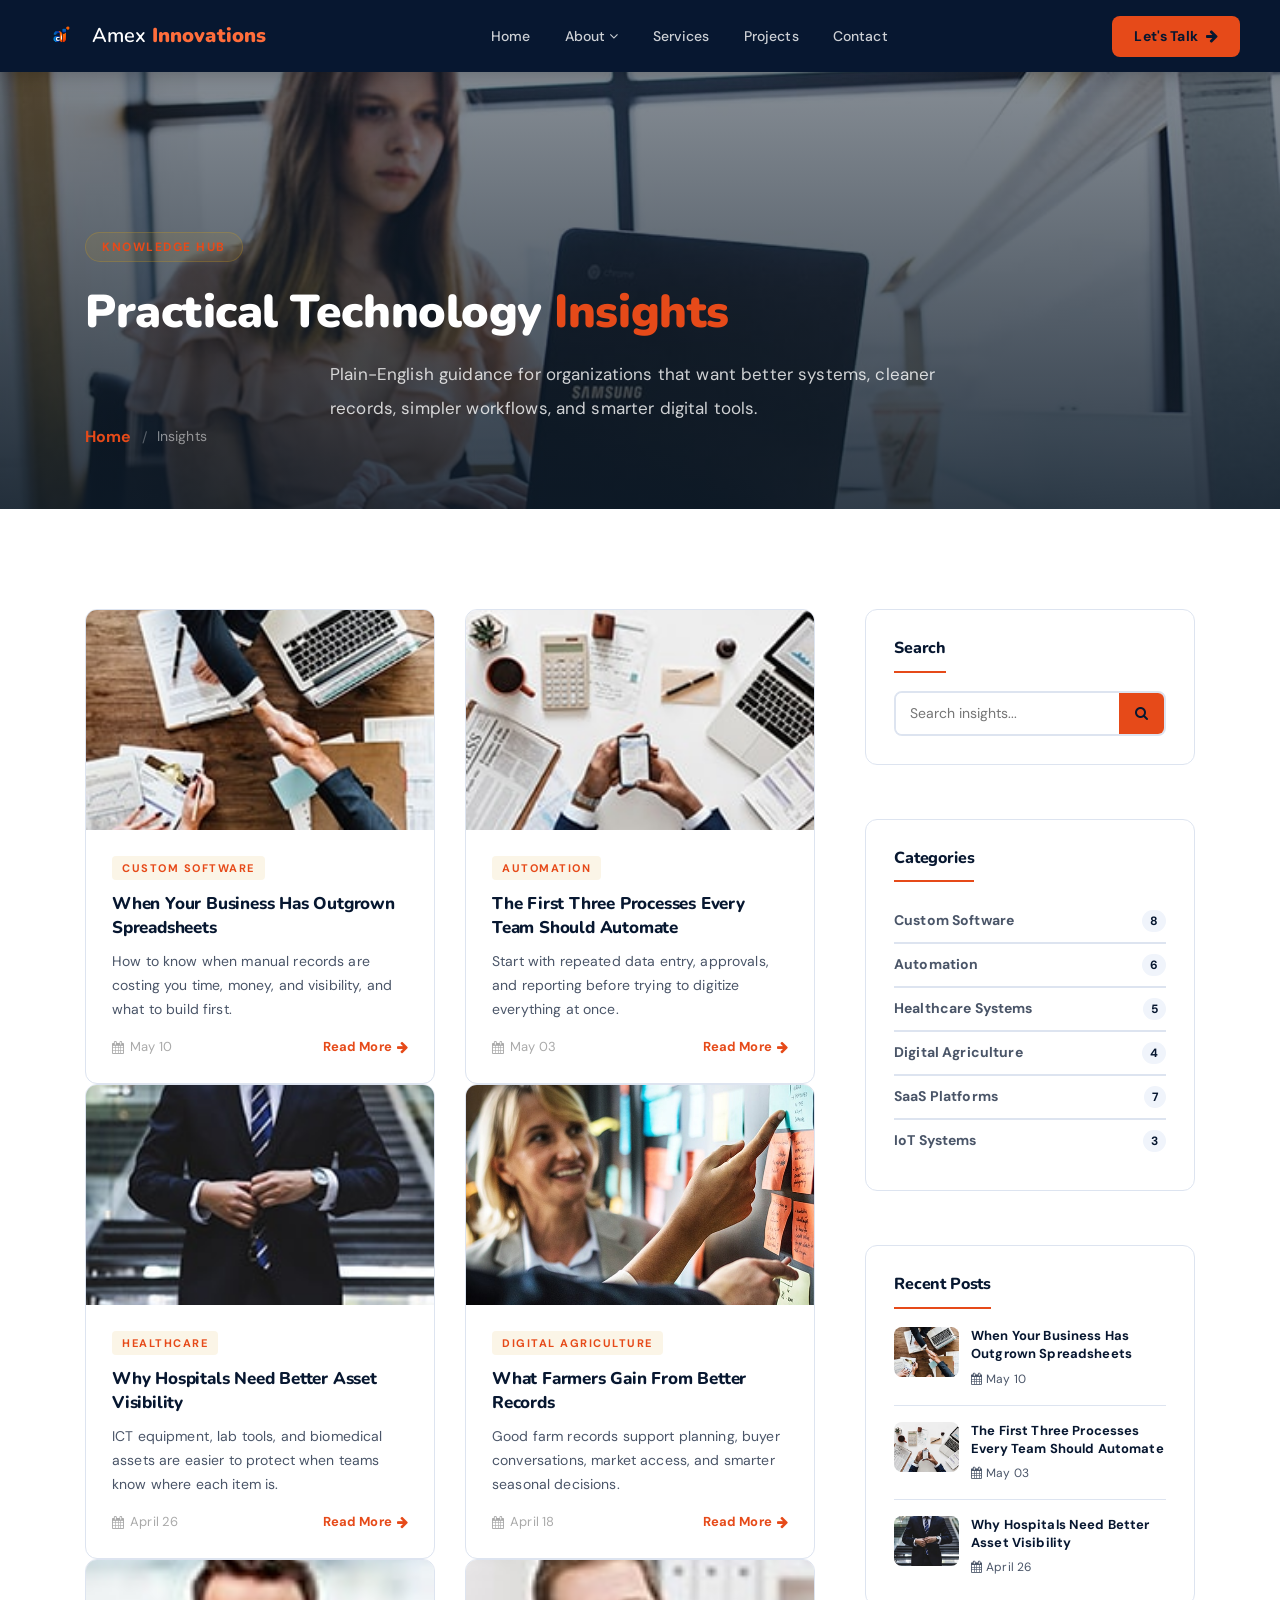
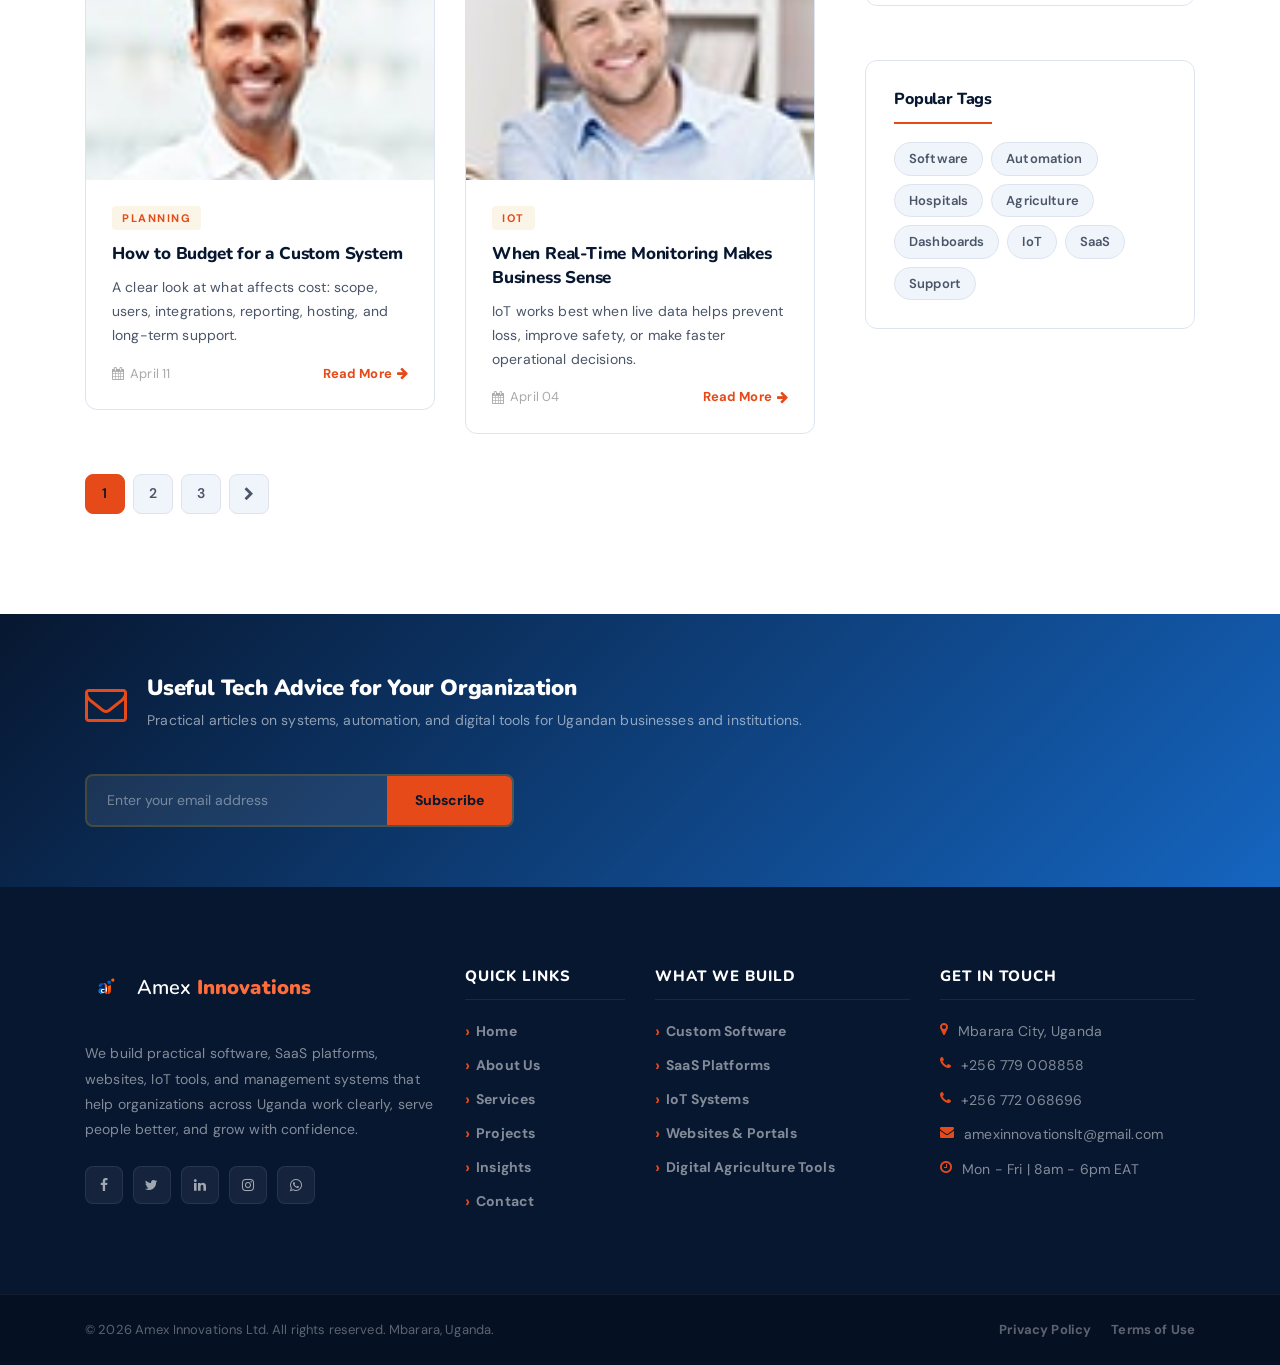
<file: post.html>
<!DOCTYPE html>
<html lang="en">
<head>
    <meta charset="UTF-8">
    <meta name="description" content="Practical articles from Amex Innovations on custom software, automation, SaaS, IoT, digital agriculture, and technology planning for Ugandan organizations.">
    <meta http-equiv="X-UA-Compatible" content="IE=edge">
    <meta name="viewport" content="width=device-width, initial-scale=1, shrink-to-fit=no">
    <title>Insights - Amex Innovations Ltd</title>
    <link rel="icon" type="image/png" href="img/core-img/logo.png">
    <link rel="stylesheet" href="style.css">
    <link rel="stylesheet" href="css/custom-override.css">
</head>
<body>
    <div class="preloader d-flex align-items-center justify-content-center">
        <div class="lds-ellipsis"><div></div><div></div><div></div><div></div></div>
    </div>

    <header class="ve-header" id="ve-sticky">
        <div class="container-fluid ve-nav-wrap">
            <div class="ve-logo">
                <a href="index.html">
                    <span class="ve-logo-icon"><img src="img/core-img/logo.png" alt="Amex Innovations"></span>
                    <span class="ve-logo-text">Amex <strong>Innovations</strong></span>
                </a>
            </div>
            <nav class="ve-nav">
                <ul>
                    <li><a href="index.html">Home</a></li>
                    <li class="has-drop"><a href="about.html">About <i class="fa fa-angle-down"></i></a>
                        <ul class="ve-dropdown">
                            <li><a href="about.html">Who We Are</a></li>
                            <li><a href="about.html#mission">Mission &amp; Vision</a></li>
                            <li><a href="about.html#team">The Team</a></li>
                        </ul>
                    </li>
                    <li><a href="services.html">Services</a></li>
                    <li><a href="projects.html">Projects</a></li>
                    <li><a href="contact.html">Contact</a></li>
                </ul>
            </nav>
            <div class="ve-nav-cta"><a href="contact.html" class="ve-cta-btn">Let's Talk <i class="fa fa-arrow-right"></i></a></div>
            <button class="ve-toggler" id="ve-toggle"><span></span><span></span><span></span></button>
        </div>
        <div class="ve-mobile-menu" id="ve-mobile-menu">
            <ul>
                <li><a href="index.html">Home</a></li>
                <li><a href="about.html">About</a></li>
                <li><a href="services.html">Services</a></li>
                <li><a href="projects.html">Projects</a></li>
                <li><a href="contact.html">Contact</a></li>
            </ul>
        </div>
    </header>

    <section class="ve-page-hero" style="background-image:url(img/bg-img/24.jpg);">
        <div class="ve-page-hero-overlay"></div>
        <div class="container ve-page-hero-content">
            <span class="ve-section-tag">Knowledge Hub</span>
            <h1>Practical Technology <span>Insights</span></h1>
            <p style="color:rgba(255,255,255,.8);font-size:17px;max-width:620px;margin:16px auto 0;">Plain-English guidance for organizations that want better systems, cleaner records, simpler workflows, and smarter digital tools.</p>
            <nav aria-label="breadcrumb"><ol class="ve-breadcrumb"><li><a href="index.html">Home</a></li><li class="active">Insights</li></ol></nav>
        </div>
    </section>

    <section class="ve-section">
        <div class="container">
            <div class="row">
                <div class="col-12 col-lg-8">
                    <div class="row">
                        <div class="col-12 col-md-6 wow fadeInUp" data-wow-delay="100ms">
                            <div class="ve-insight-card">
                                <div class="ve-insight-img bg-img" style="background-image:url(img/bg-img/10.jpg);"></div>
                                <div class="ve-insight-body">
                                    <span class="ve-insight-cat">Custom Software</span>
                                    <h5><a href="single-post.html">When Your Business Has Outgrown Spreadsheets</a></h5>
                                    <p>How to know when manual records are costing you time, money, and visibility, and what to build first.</p>
                                    <div class="ve-insight-meta"><span><i class="fa fa-calendar"></i> May 10</span><a href="single-post.html">Read More <i class="fa fa-arrow-right"></i></a></div>
                                </div>
                            </div>
                        </div>
                        <div class="col-12 col-md-6 wow fadeInUp" data-wow-delay="200ms">
                            <div class="ve-insight-card">
                                <div class="ve-insight-img bg-img" style="background-image:url(img/bg-img/11.jpg);"></div>
                                <div class="ve-insight-body">
                                    <span class="ve-insight-cat">Automation</span>
                                    <h5><a href="single-post.html">The First Three Processes Every Team Should Automate</a></h5>
                                    <p>Start with repeated data entry, approvals, and reporting before trying to digitize everything at once.</p>
                                    <div class="ve-insight-meta"><span><i class="fa fa-calendar"></i> May 03</span><a href="single-post.html">Read More <i class="fa fa-arrow-right"></i></a></div>
                                </div>
                            </div>
                        </div>
                        <div class="col-12 col-md-6 wow fadeInUp" data-wow-delay="300ms">
                            <div class="ve-insight-card">
                                <div class="ve-insight-img bg-img" style="background-image:url(img/bg-img/12.jpg);"></div>
                                <div class="ve-insight-body">
                                    <span class="ve-insight-cat">Healthcare</span>
                                    <h5><a href="single-post.html">Why Hospitals Need Better Asset Visibility</a></h5>
                                    <p>ICT equipment, lab tools, and biomedical assets are easier to protect when teams know where each item is.</p>
                                    <div class="ve-insight-meta"><span><i class="fa fa-calendar"></i> April 26</span><a href="single-post.html">Read More <i class="fa fa-arrow-right"></i></a></div>
                                </div>
                            </div>
                        </div>
                        <div class="col-12 col-md-6 wow fadeInUp" data-wow-delay="400ms">
                            <div class="ve-insight-card">
                                <div class="ve-insight-img bg-img" style="background-image:url(img/bg-img/23.jpg);"></div>
                                <div class="ve-insight-body">
                                    <span class="ve-insight-cat">Digital Agriculture</span>
                                    <h5><a href="single-post.html">What Farmers Gain From Better Records</a></h5>
                                    <p>Good farm records support planning, buyer conversations, market access, and smarter seasonal decisions.</p>
                                    <div class="ve-insight-meta"><span><i class="fa fa-calendar"></i> April 18</span><a href="single-post.html">Read More <i class="fa fa-arrow-right"></i></a></div>
                                </div>
                            </div>
                        </div>
                        <div class="col-12 col-md-6 wow fadeInUp" data-wow-delay="500ms">
                            <div class="ve-insight-card">
                                <div class="ve-insight-img bg-img" style="background-image:url(img/bg-img/25.jpg);"></div>
                                <div class="ve-insight-body">
                                    <span class="ve-insight-cat">Planning</span>
                                    <h5><a href="single-post.html">How to Budget for a Custom System</a></h5>
                                    <p>A clear look at what affects cost: scope, users, integrations, reporting, hosting, and long-term support.</p>
                                    <div class="ve-insight-meta"><span><i class="fa fa-calendar"></i> April 11</span><a href="single-post.html">Read More <i class="fa fa-arrow-right"></i></a></div>
                                </div>
                            </div>
                        </div>
                        <div class="col-12 col-md-6 wow fadeInUp" data-wow-delay="600ms">
                            <div class="ve-insight-card">
                                <div class="ve-insight-img bg-img" style="background-image:url(img/bg-img/26.jpg);"></div>
                                <div class="ve-insight-body">
                                    <span class="ve-insight-cat">IoT</span>
                                    <h5><a href="single-post.html">When Real-Time Monitoring Makes Business Sense</a></h5>
                                    <p>IoT works best when live data helps prevent loss, improve safety, or make faster operational decisions.</p>
                                    <div class="ve-insight-meta"><span><i class="fa fa-calendar"></i> April 04</span><a href="single-post.html">Read More <i class="fa fa-arrow-right"></i></a></div>
                                </div>
                            </div>
                        </div>
                    </div>
                    <div class="ve-pagination"><a href="#" class="active">1</a><a href="#">2</a><a href="#">3</a><a href="#"><i class="fa fa-chevron-right"></i></a></div>
                </div>

                <div class="col-12 col-lg-4">
                    <div class="ve-sidebar">
                        <div class="ve-sidebar-widget">
                            <h5 class="ve-sidebar-title">Search</h5>
                            <div class="ve-search-box"><input type="text" placeholder="Search insights..."><button><i class="fa fa-search"></i></button></div>
                        </div>
                        <div class="ve-sidebar-widget">
                            <h5 class="ve-sidebar-title">Categories</h5>
                            <ul class="ve-cat-list">
                                <li><a href="#">Custom Software <span>8</span></a></li>
                                <li><a href="#">Automation <span>6</span></a></li>
                                <li><a href="#">Healthcare Systems <span>5</span></a></li>
                                <li><a href="#">Digital Agriculture <span>4</span></a></li>
                                <li><a href="#">SaaS Platforms <span>7</span></a></li>
                                <li><a href="#">IoT Systems <span>3</span></a></li>
                            </ul>
                        </div>
                        <div class="ve-sidebar-widget">
                            <h5 class="ve-sidebar-title">Recent Posts</h5>
                            <div class="ve-recent-post"><div class="ve-rp-img bg-img" style="background-image:url(img/bg-img/10.jpg);"></div><div><a href="single-post.html">When Your Business Has Outgrown Spreadsheets</a><span><i class="fa fa-calendar"></i> May 10</span></div></div>
                            <div class="ve-recent-post"><div class="ve-rp-img bg-img" style="background-image:url(img/bg-img/11.jpg);"></div><div><a href="single-post.html">The First Three Processes Every Team Should Automate</a><span><i class="fa fa-calendar"></i> May 03</span></div></div>
                            <div class="ve-recent-post"><div class="ve-rp-img bg-img" style="background-image:url(img/bg-img/12.jpg);"></div><div><a href="single-post.html">Why Hospitals Need Better Asset Visibility</a><span><i class="fa fa-calendar"></i> April 26</span></div></div>
                        </div>
                        <div class="ve-sidebar-widget">
                            <h5 class="ve-sidebar-title">Popular Tags</h5>
                            <div class="ve-tags"><a href="#">Software</a><a href="#">Automation</a><a href="#">Hospitals</a><a href="#">Agriculture</a><a href="#">Dashboards</a><a href="#">IoT</a><a href="#">SaaS</a><a href="#">Support</a></div>
                        </div>
                    </div>
                </div>
            </div>
        </div>
    </section>

    <section class="ve-newsletter-section">
        <div class="container">
            <div class="ve-newsletter-wrap">
                <div class="ve-nl-left"><i class="fa fa-envelope-o"></i><div><h3>Useful Tech Advice for Your Organization</h3><p>Practical articles on systems, automation, and digital tools for Ugandan businesses and institutions.</p></div></div>
                <div class="ve-nl-right"><form class="ve-nl-form" action="#" method="post"><input type="email" placeholder="Enter your email address" required><button type="submit">Subscribe</button></form></div>
            </div>
        </div>
    </section>

    <footer class="ve-footer">
        <div class="container">
            <div class="row">
                <div class="col-12 col-sm-6 col-lg-4 mb-50">
                    <div class="ve-footer-brand">
                        <a href="index.html" class="ve-footer-logo"><span class="ve-logo-icon"><img src="img/core-img/logo.png" alt="Amex Innovations"></span><span class="ve-logo-text">Amex <strong>Innovations</strong></span></a>
                        <p>We build practical software, SaaS platforms, websites, IoT tools, and management systems that help organizations across Uganda work clearly, serve people better, and grow with confidence.</p>
                        <div class="ve-social"><a href="#"><i class="fa fa-facebook"></i></a><a href="#"><i class="fa fa-twitter"></i></a><a href="#"><i class="fa fa-linkedin"></i></a><a href="#"><i class="fa fa-instagram"></i></a><a href="https://wa.me/256779008858" target="_blank"><i class="fa fa-whatsapp"></i></a></div>
                    </div>
                </div>
                <div class="col-12 col-sm-6 col-lg-2 mb-50">
                    <h5 class="ve-footer-title">Quick Links</h5>
                    <ul class="ve-footer-links"><li><a href="index.html">Home</a></li><li><a href="about.html">About Us</a></li><li><a href="services.html">Services</a></li><li><a href="projects.html">Projects</a></li><li><a href="post.html">Insights</a></li><li><a href="contact.html">Contact</a></li></ul>
                </div>
                <div class="col-12 col-sm-6 col-lg-3 mb-50">
                    <h5 class="ve-footer-title">What We Build</h5>
                    <ul class="ve-footer-links"><li><a href="services.html">Custom Software</a></li><li><a href="services.html">SaaS Platforms</a></li><li><a href="services.html">IoT Systems</a></li><li><a href="services.html">Websites &amp; Portals</a></li><li><a href="services.html">Digital Agriculture Tools</a></li></ul>
                </div>
                <div class="col-12 col-sm-6 col-lg-3 mb-50">
                    <h5 class="ve-footer-title">Get In Touch</h5>
                    <ul class="ve-footer-contact"><li><i class="fa fa-map-marker"></i> Mbarara City, Uganda</li><li><i class="fa fa-phone"></i> +256 779 008858</li><li><i class="fa fa-phone"></i> +256 772 068696</li><li><i class="fa fa-envelope"></i> amexinnovationslt@gmail.com</li><li><i class="fa fa-clock-o"></i> Mon - Fri | 8am - 6pm EAT</li></ul>
                </div>
            </div>
        </div>
        <div class="ve-footer-bottom"><div class="container"><div class="ve-footer-bottom-inner"><p>&copy; <script>document.write(new Date().getFullYear());</script> Amex Innovations Ltd. All rights reserved. Mbarara, Uganda.</p><ul><li><a href="#">Privacy Policy</a></li><li><a href="#">Terms of Use</a></li></ul></div></div></div>
    </footer>

    <script src="js/jquery/jquery-2.2.4.min.js"></script>
    <script src="js/bootstrap/popper.min.js"></script>
    <script src="js/bootstrap/bootstrap.min.js"></script>
    <script src="js/plugins/plugins.js"></script>
    <script src="js/active.js"></script>
    <script src="js/vaultedge.js"></script>
</body>
</html>
</file>
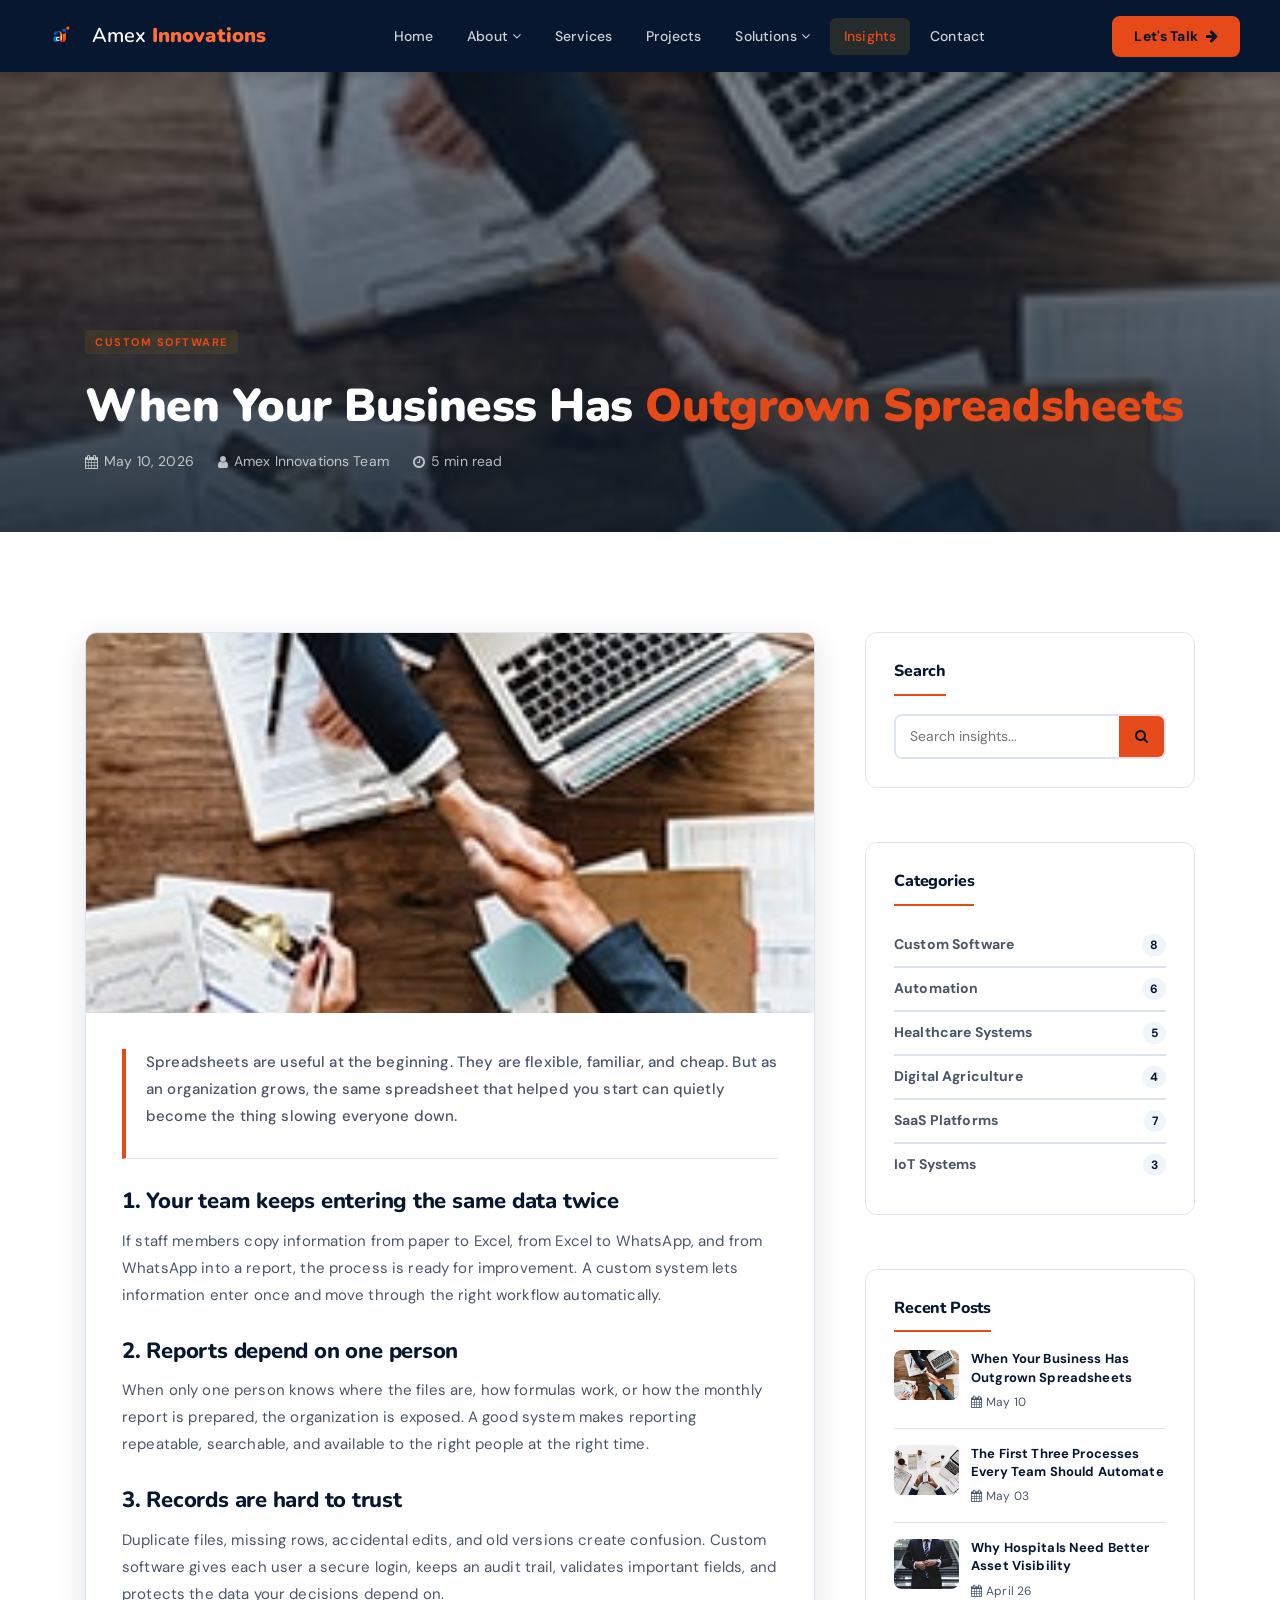
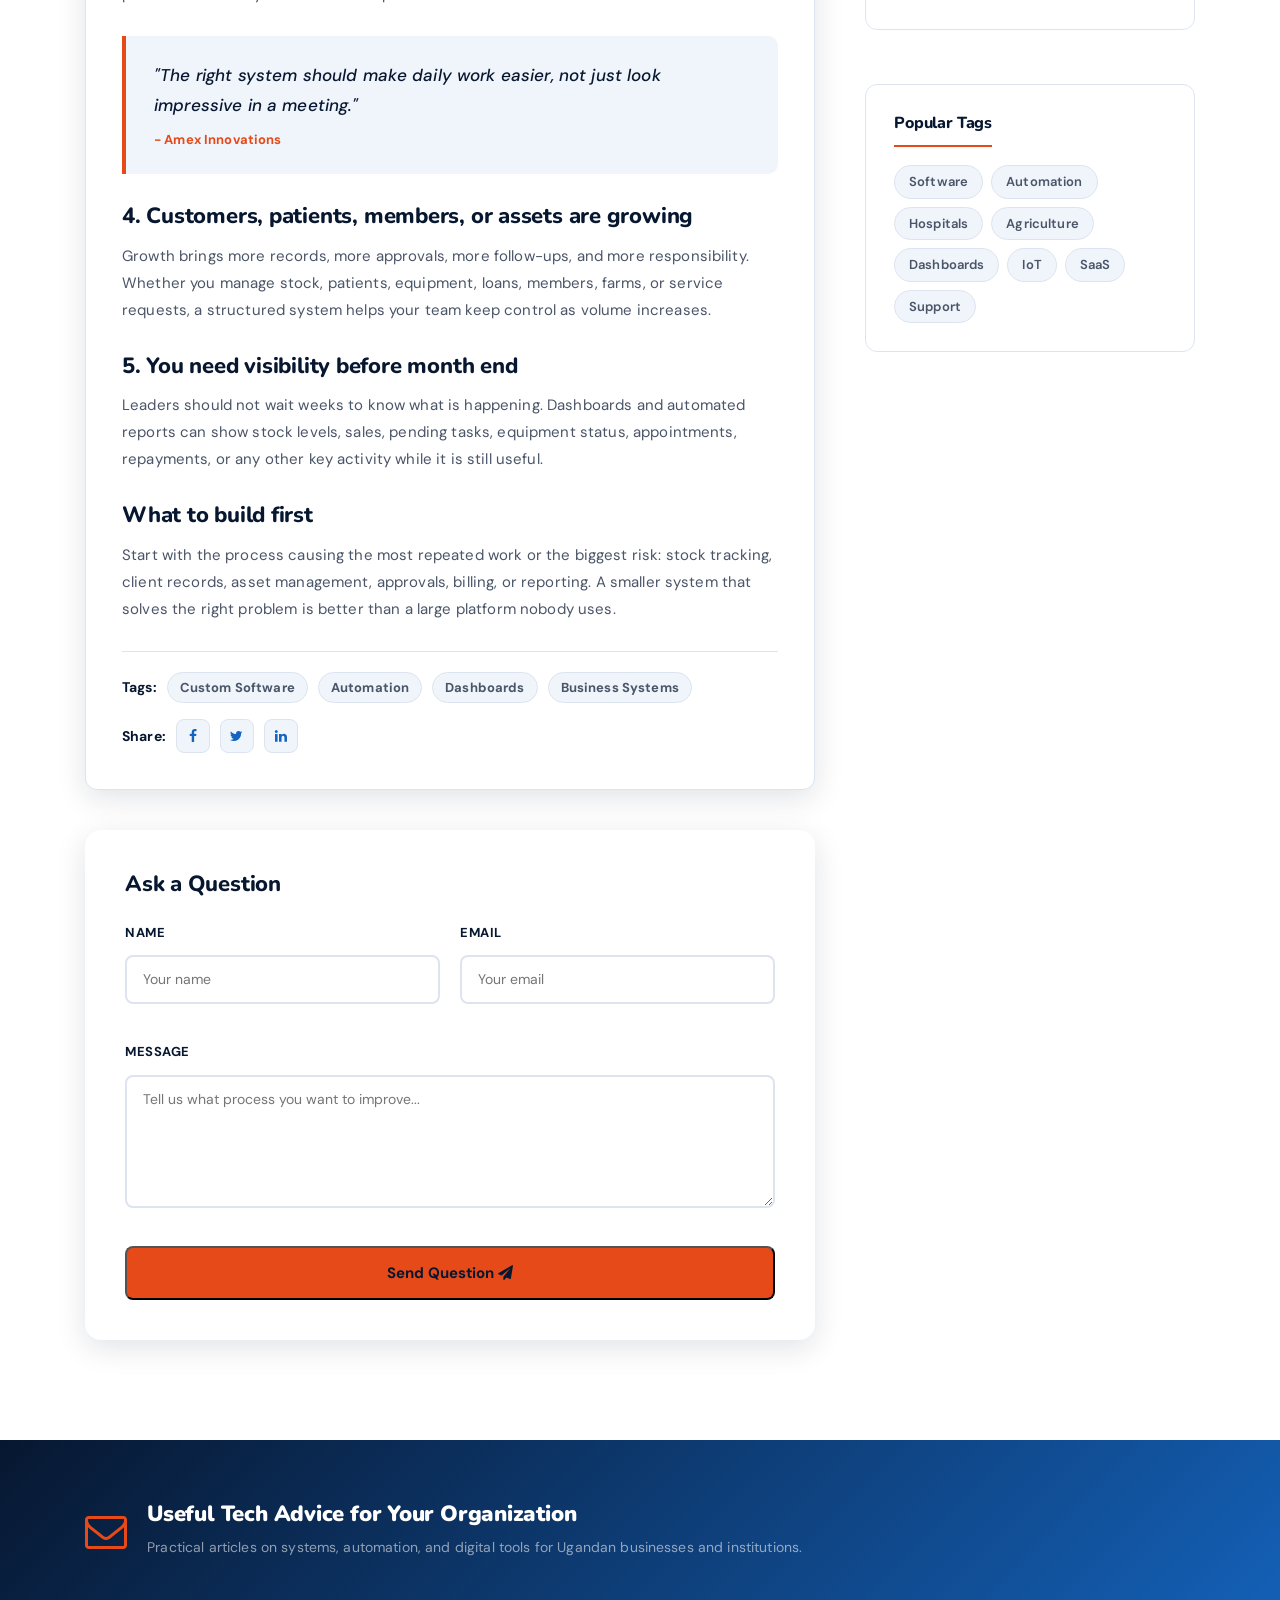
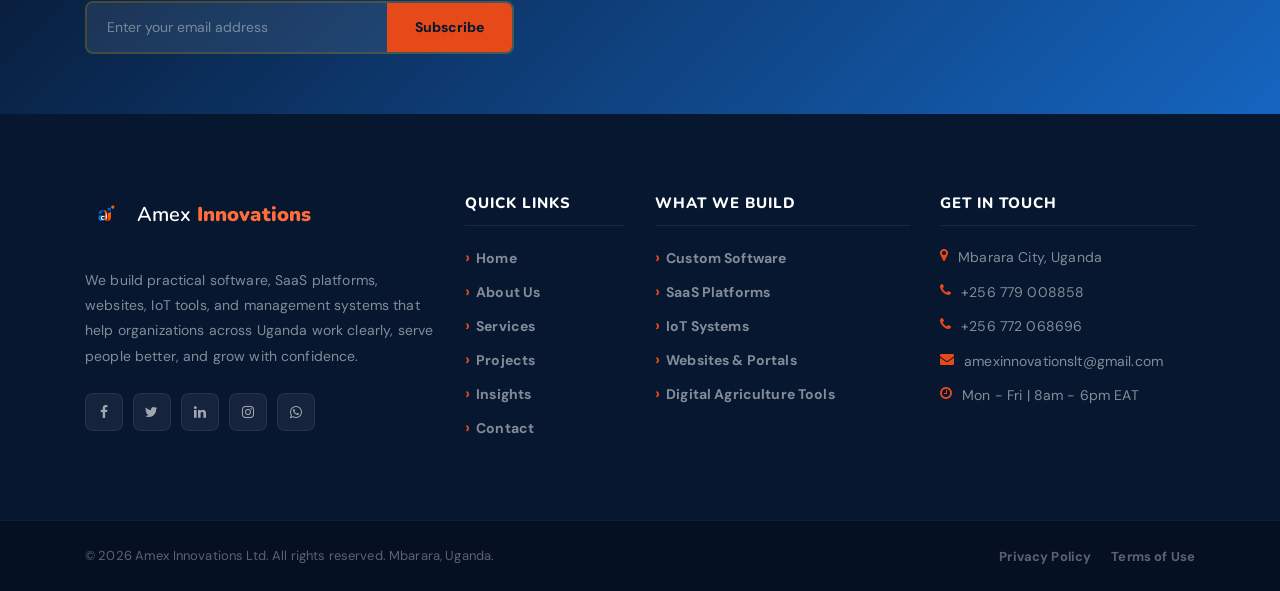
<file: single-post.html>
<!DOCTYPE html>
<html lang="en">
<head>
    <meta charset="UTF-8">
    <meta name="description" content="A practical Amex Innovations guide on when growing organizations should replace spreadsheets and paper records with custom software.">
    <meta http-equiv="X-UA-Compatible" content="IE=edge">
    <meta name="viewport" content="width=device-width, initial-scale=1, shrink-to-fit=no">
    <title>When Your Business Has Outgrown Spreadsheets - Amex Innovations Ltd</title>
    <link rel="icon" href="img/core-img/favicon.ico">
    <link rel="stylesheet" href="style.css">
    <link rel="stylesheet" href="css/custom-override.css">
</head>
<body>
    <div class="preloader d-flex align-items-center justify-content-center">
        <div class="lds-ellipsis"><div></div><div></div><div></div><div></div></div>
    </div>

    <header class="ve-header" id="ve-sticky">
        <div class="container-fluid ve-nav-wrap">
            <div class="ve-logo">
                <a href="index.html">
                    <span class="ve-logo-icon"><img src="img/core-img/logo.png" alt="Amex Innovations"></span>
                    <span class="ve-logo-text">Amex <strong>Innovations</strong></span>
                </a>
            </div>
            <nav class="ve-nav">
                <ul>
                    <li><a href="index.html">Home</a></li>
                    <li class="has-drop"><a href="about.html">About <i class="fa fa-angle-down"></i></a>
                        <ul class="ve-dropdown">
                            <li><a href="about.html">Who We Are</a></li>
                            <li><a href="about.html#mission">Mission &amp; Vision</a></li>
                            <li><a href="about.html#team">The Team</a></li>
                        </ul>
                    </li>
                    <li><a href="services.html">Services</a></li>
                    <li><a href="projects.html">Projects</a></li>
                    <li class="has-drop"><a href="services.html">Solutions <i class="fa fa-angle-down"></i></a>
                        <ul class="ve-dropdown">
                            <li><a href="services.html">Custom Software</a></li>
                            <li><a href="services.html">Business Automation</a></li>
                            <li><a href="services.html">SaaS Platforms</a></li>
                            <li><a href="services.html">IoT &amp; Embedded Systems</a></li>
                            <li><a href="services.html">Digital Agriculture</a></li>
                        </ul>
                    </li>
                    <li><a href="post.html" class="active">Insights</a></li>
                    <li><a href="contact.html">Contact</a></li>
                </ul>
            </nav>
            <div class="ve-nav-cta"><a href="contact.html" class="ve-cta-btn">Let's Talk <i class="fa fa-arrow-right"></i></a></div>
            <button class="ve-toggler" id="ve-toggle"><span></span><span></span><span></span></button>
        </div>
        <div class="ve-mobile-menu" id="ve-mobile-menu">
            <ul>
                <li><a href="index.html">Home</a></li>
                <li><a href="about.html">About</a></li>
                <li><a href="services.html">Services</a></li>
                <li><a href="projects.html">Projects</a></li>
                <li><a href="services.html">Solutions</a></li>
                <li><a href="post.html">Insights</a></li>
                <li><a href="contact.html">Contact</a></li>
            </ul>
        </div>
    </header>

    <section class="ve-page-hero ve-page-hero-sm" style="background-image:url(img/bg-img/10.jpg);">
        <div class="ve-page-hero-overlay"></div>
        <div class="container ve-page-hero-content">
            <span class="ve-insight-cat" style="margin-bottom:16px;">Custom Software</span>
            <h1>When Your Business Has <span>Outgrown Spreadsheets</span></h1>
            <div class="ve-post-meta-hero">
                <span><i class="fa fa-calendar"></i> May 10, 2026</span>
                <span><i class="fa fa-user"></i> Amex Innovations Team</span>
                <span><i class="fa fa-clock-o"></i> 5 min read</span>
            </div>
        </div>
    </section>

    <section class="ve-section">
        <div class="container">
            <div class="row">
                <div class="col-12 col-lg-8">
                    <article class="ve-article">
                        <div class="ve-article-featured bg-img" style="background-image:url(img/bg-img/10.jpg);"></div>
                        <div class="ve-article-body">
                            <p class="ve-article-lead">Spreadsheets are useful at the beginning. They are flexible, familiar, and cheap. But as an organization grows, the same spreadsheet that helped you start can quietly become the thing slowing everyone down.</p>

                            <h3>1. Your team keeps entering the same data twice</h3>
                            <p>If staff members copy information from paper to Excel, from Excel to WhatsApp, and from WhatsApp into a report, the process is ready for improvement. A custom system lets information enter once and move through the right workflow automatically.</p>

                            <h3>2. Reports depend on one person</h3>
                            <p>When only one person knows where the files are, how formulas work, or how the monthly report is prepared, the organization is exposed. A good system makes reporting repeatable, searchable, and available to the right people at the right time.</p>

                            <h3>3. Records are hard to trust</h3>
                            <p>Duplicate files, missing rows, accidental edits, and old versions create confusion. Custom software gives each user a secure login, keeps an audit trail, validates important fields, and protects the data your decisions depend on.</p>

                            <blockquote class="ve-blockquote"><p>"The right system should make daily work easier, not just look impressive in a meeting."</p><cite>- Amex Innovations</cite></blockquote>

                            <h3>4. Customers, patients, members, or assets are growing</h3>
                            <p>Growth brings more records, more approvals, more follow-ups, and more responsibility. Whether you manage stock, patients, equipment, loans, members, farms, or service requests, a structured system helps your team keep control as volume increases.</p>

                            <h3>5. You need visibility before month end</h3>
                            <p>Leaders should not wait weeks to know what is happening. Dashboards and automated reports can show stock levels, sales, pending tasks, equipment status, appointments, repayments, or any other key activity while it is still useful.</p>

                            <h3>What to build first</h3>
                            <p>Start with the process causing the most repeated work or the biggest risk: stock tracking, client records, asset management, approvals, billing, or reporting. A smaller system that solves the right problem is better than a large platform nobody uses.</p>

                            <div class="ve-article-tags"><strong>Tags:</strong><a href="#">Custom Software</a><a href="#">Automation</a><a href="#">Dashboards</a><a href="#">Business Systems</a></div>
                            <div class="ve-article-share"><strong>Share:</strong><a href="#"><i class="fa fa-facebook"></i></a><a href="#"><i class="fa fa-twitter"></i></a><a href="#"><i class="fa fa-linkedin"></i></a></div>
                        </div>
                    </article>

                    <div class="ve-comment-form-wrap">
                        <h4>Ask a Question</h4>
                        <form class="ve-contact-form" action="#" method="post">
                            <div class="ve-form-row">
                                <div class="ve-form-group"><label>Name</label><input type="text" placeholder="Your name" required></div>
                                <div class="ve-form-group"><label>Email</label><input type="email" placeholder="Your email" required></div>
                            </div>
                            <div class="ve-form-group"><label>Message</label><textarea rows="5" placeholder="Tell us what process you want to improve..."></textarea></div>
                            <button type="submit" class="ve-btn-primary">Send Question <i class="fa fa-paper-plane"></i></button>
                        </form>
                    </div>
                </div>

                <div class="col-12 col-lg-4">
                    <div class="ve-sidebar">
                        <div class="ve-sidebar-widget">
                            <h5 class="ve-sidebar-title">Search</h5>
                            <div class="ve-search-box"><input type="text" placeholder="Search insights..."><button><i class="fa fa-search"></i></button></div>
                        </div>
                        <div class="ve-sidebar-widget">
                            <h5 class="ve-sidebar-title">Categories</h5>
                            <ul class="ve-cat-list">
                                <li><a href="#">Custom Software <span>8</span></a></li>
                                <li><a href="#">Automation <span>6</span></a></li>
                                <li><a href="#">Healthcare Systems <span>5</span></a></li>
                                <li><a href="#">Digital Agriculture <span>4</span></a></li>
                                <li><a href="#">SaaS Platforms <span>7</span></a></li>
                                <li><a href="#">IoT Systems <span>3</span></a></li>
                            </ul>
                        </div>
                        <div class="ve-sidebar-widget">
                            <h5 class="ve-sidebar-title">Recent Posts</h5>
                            <div class="ve-recent-post"><div class="ve-rp-img bg-img" style="background-image:url(img/bg-img/10.jpg);"></div><div><a href="single-post.html">When Your Business Has Outgrown Spreadsheets</a><span><i class="fa fa-calendar"></i> May 10</span></div></div>
                            <div class="ve-recent-post"><div class="ve-rp-img bg-img" style="background-image:url(img/bg-img/11.jpg);"></div><div><a href="single-post.html">The First Three Processes Every Team Should Automate</a><span><i class="fa fa-calendar"></i> May 03</span></div></div>
                            <div class="ve-recent-post"><div class="ve-rp-img bg-img" style="background-image:url(img/bg-img/12.jpg);"></div><div><a href="single-post.html">Why Hospitals Need Better Asset Visibility</a><span><i class="fa fa-calendar"></i> April 26</span></div></div>
                        </div>
                        <div class="ve-sidebar-widget">
                            <h5 class="ve-sidebar-title">Popular Tags</h5>
                            <div class="ve-tags"><a href="#">Software</a><a href="#">Automation</a><a href="#">Hospitals</a><a href="#">Agriculture</a><a href="#">Dashboards</a><a href="#">IoT</a><a href="#">SaaS</a><a href="#">Support</a></div>
                        </div>
                    </div>
                </div>
            </div>
        </div>
    </section>

    <section class="ve-newsletter-section">
        <div class="container">
            <div class="ve-newsletter-wrap">
                <div class="ve-nl-left"><i class="fa fa-envelope-o"></i><div><h3>Useful Tech Advice for Your Organization</h3><p>Practical articles on systems, automation, and digital tools for Ugandan businesses and institutions.</p></div></div>
                <div class="ve-nl-right"><form class="ve-nl-form" action="#" method="post"><input type="email" placeholder="Enter your email address" required><button type="submit">Subscribe</button></form></div>
            </div>
        </div>
    </section>

    <footer class="ve-footer">
        <div class="container">
            <div class="row">
                <div class="col-12 col-sm-6 col-lg-4 mb-50">
                    <div class="ve-footer-brand">
                        <a href="index.html" class="ve-footer-logo"><span class="ve-logo-icon"><img src="img/core-img/logo.png" alt="Amex Innovations"></span><span class="ve-logo-text">Amex <strong>Innovations</strong></span></a>
                        <p>We build practical software, SaaS platforms, websites, IoT tools, and management systems that help organizations across Uganda work clearly, serve people better, and grow with confidence.</p>
                        <div class="ve-social"><a href="#"><i class="fa fa-facebook"></i></a><a href="#"><i class="fa fa-twitter"></i></a><a href="#"><i class="fa fa-linkedin"></i></a><a href="#"><i class="fa fa-instagram"></i></a><a href="https://wa.me/256779008858" target="_blank"><i class="fa fa-whatsapp"></i></a></div>
                    </div>
                </div>
                <div class="col-12 col-sm-6 col-lg-2 mb-50">
                    <h5 class="ve-footer-title">Quick Links</h5>
                    <ul class="ve-footer-links"><li><a href="index.html">Home</a></li><li><a href="about.html">About Us</a></li><li><a href="services.html">Services</a></li><li><a href="projects.html">Projects</a></li><li><a href="post.html">Insights</a></li><li><a href="contact.html">Contact</a></li></ul>
                </div>
                <div class="col-12 col-sm-6 col-lg-3 mb-50">
                    <h5 class="ve-footer-title">What We Build</h5>
                    <ul class="ve-footer-links"><li><a href="services.html">Custom Software</a></li><li><a href="services.html">SaaS Platforms</a></li><li><a href="services.html">IoT Systems</a></li><li><a href="services.html">Websites &amp; Portals</a></li><li><a href="services.html">Digital Agriculture Tools</a></li></ul>
                </div>
                <div class="col-12 col-sm-6 col-lg-3 mb-50">
                    <h5 class="ve-footer-title">Get In Touch</h5>
                    <ul class="ve-footer-contact"><li><i class="fa fa-map-marker"></i> Mbarara City, Uganda</li><li><i class="fa fa-phone"></i> +256 779 008858</li><li><i class="fa fa-phone"></i> +256 772 068696</li><li><i class="fa fa-envelope"></i> amexinnovationslt@gmail.com</li><li><i class="fa fa-clock-o"></i> Mon - Fri | 8am - 6pm EAT</li></ul>
                </div>
            </div>
        </div>
        <div class="ve-footer-bottom"><div class="container"><div class="ve-footer-bottom-inner"><p>&copy; <script>document.write(new Date().getFullYear());</script> Amex Innovations Ltd. All rights reserved. Mbarara, Uganda.</p><ul><li><a href="#">Privacy Policy</a></li><li><a href="#">Terms of Use</a></li></ul></div></div></div>
    </footer>

    <script src="js/jquery/jquery-2.2.4.min.js"></script>
    <script src="js/bootstrap/popper.min.js"></script>
    <script src="js/bootstrap/bootstrap.min.js"></script>
    <script src="js/plugins/plugins.js"></script>
    <script src="js/active.js"></script>
    <script src="js/vaultedge.js"></script>
</body>
</html>
</file>
<file: style.css>
/* [Core Stylesheet - 1.0] */
/* :: 1.0 Import Fonts */
@import url("https://fonts.googleapis.com/css2?family=Raleway:wght@300;400;500;600;700&family=Source+Sans+3:wght@300;400;600;700&display=swap");
/* :: 2.0 Import All CSS */
@import url(css/bootstrap.min.css);
@import url(css/classy-nav.css);
@import url(css/owl.carousel.min.css);
@import url(css/animate.css);
@import url(css/font-awesome.min.css);
@import url(css/credit-icon.css);
/* :: 3.0 Base CSS */
* {
  margin: 0;
  padding: 0; }

body {
  font-family: "Source Sans 3", sans-serif;
  font-size: 14px; }

h1,
h2,
h3,
h4,
h5,
h6 {
  font-family: "Raleway", sans-serif;
  color: #000000;
  line-height: 1.3;
  font-weight: 700; }

p {
  color: #838383;
  font-size: 15px;
  line-height: 2;
  font-weight: 400; }

a,
a:hover,
a:focus {
  -webkit-transition-duration: 500ms;
  transition-duration: 500ms;
  text-decoration: none;
  outline: 0 solid transparent;
  color: #000000;
  font-weight: 700;
  font-size: 16px; }

ul,
ol {
  margin: 0; }
  ul li,
  ol li {
    list-style: none; }

img {
  height: auto;
  max-width: 100%; }

/* :: 3.1.0 Spacing */
.mt-15 {
  margin-top: 15px !important; }

.mt-30 {
  margin-top: 30px !important; }

.mt-50 {
  margin-top: 50px !important; }

.mt-70 {
  margin-top: 70px !important; }

.mt-100 {
  margin-top: 100px !important; }

.mb-15 {
  margin-bottom: 15px !important; }

.mb-30 {
  margin-bottom: 30px !important; }

.mb-50 {
  margin-bottom: 50px !important; }

.mb-70 {
  margin-bottom: 70px !important; }

.mb-100 {
  margin-bottom: 100px !important; }

.ml-15 {
  margin-left: 15px !important; }

.ml-30 {
  margin-left: 30px !important; }

.ml-50 {
  margin-left: 50px !important; }

.mr-15 {
  margin-right: 15px !important; }

.mr-30 {
  margin-right: 30px !important; }

.mr-50 {
  margin-right: 50px !important; }

/* :: 3.2.0 Height */
.height-400 {
  height: 400px !important; }

.height-500 {
  height: 500px !important; }

.height-600 {
  height: 600px !important; }

.height-700 {
  height: 700px !important; }

.height-800 {
  height: 800px !important; }

/* :: 3.3.0 Section Padding */
.section-padding-100 {
  padding-top: 100px;
  padding-bottom: 100px; }

.section-padding-100-0 {
  padding-top: 100px;
  padding-bottom: 0; }

.section-padding-0-100 {
  padding-top: 0;
  padding-bottom: 100px; }

.section-padding-100-70 {
  padding-top: 100px;
  padding-bottom: 70px; }

/* :: 3.4.0 Preloader */
.preloader {
  background-color: #1b3a6b;
  width: 100%;
  height: 100%;
  position: fixed;
  top: 0;
  left: 0;
  right: 0;
  z-index: 99999; }
  .preloader .lds-ellipsis {
    display: inline-block;
    position: relative;
    width: 64px;
    height: 64px; }
    .preloader .lds-ellipsis div {
      position: absolute;
      top: 27px;
      width: 11px;
      height: 11px;
      border-radius: 50%;
      background: #0e9c7f;
      animation-timing-function: cubic-bezier(0, 1, 1, 0); }
      .preloader .lds-ellipsis div:nth-child(1) {
        left: 6px;
        -webkit-animation: lds-ellipsis1 0.6s infinite;
        animation: lds-ellipsis1 0.6s infinite; }
      .preloader .lds-ellipsis div:nth-child(2) {
        left: 6px;
        -webkit-animation: lds-ellipsis2 0.6s infinite;
        animation: lds-ellipsis2 0.6s infinite; }
      .preloader .lds-ellipsis div:nth-child(3) {
        left: 26px;
        -webkit-animation: lds-ellipsis2 0.6s infinite;
        animation: lds-ellipsis2 0.6s infinite; }
      .preloader .lds-ellipsis div:nth-child(4) {
        left: 45px;
        -webkit-animation: lds-ellipsis3 0.6s infinite;
        animation: lds-ellipsis3 0.6s infinite; }

@-webkit-keyframes lds-ellipsis1 {
  0% {
    -webkit-transform: scale(0);
    transform: scale(0); }
  100% {
    -webkit-transform: scale(1);
    transform: scale(1); } }
@keyframes lds-ellipsis1 {
  0% {
    -webkit-transform: scale(0);
    transform: scale(0); }
  100% {
    -webkit-transform: scale(1);
    transform: scale(1); } }
@-webkit-keyframes lds-ellipsis3 {
  0% {
    -webkit-transform: scale(1);
    transform: scale(1); }
  100% {
    -webkit-transform: scale(0);
    transform: scale(0); } }
@keyframes lds-ellipsis3 {
  0% {
    -webkit-transform: scale(1);
    transform: scale(1); }
  100% {
    -webkit-transform: scale(0);
    transform: scale(0); } }
@-webkit-keyframes lds-ellipsis2 {
  0% {
    -webkit-transform: translate(0, 0);
    transform: translate(0, 0); }
  100% {
    -webkit-transform: translate(19px, 0);
    transform: translate(19px, 0); } }
@keyframes lds-ellipsis2 {
  0% {
    -webkit-transform: translate(0, 0);
    transform: translate(0, 0); }
  100% {
    -webkit-transform: translate(19px, 0);
    transform: translate(19px, 0); } }
/* :: 3.5.0 Miscellaneous */
.jarallax {
  position: relative;
  z-index: 0; }

.jarallax > .jarallax-img {
  position: absolute;
  object-fit: cover;
  font-family: 'object-fit: cover;';
  top: 0;
  left: 0;
  width: 100%;
  height: 100%;
  z-index: -1; }

.section-heading {
  position: relative;
  z-index: 1;
  margin-bottom: 30px; }
  .section-heading .line {
    width: 25px;
    height: 5px;
    border-radius: 3px;
    background-color: #0e9c7f;
    margin-bottom: 20px; }
  .section-heading p {
    font-size: 12px;
    margin-bottom: 0;
    letter-spacing: 2px;
    color: #a5a5a5;
    text-transform: uppercase; }
  .section-heading h2 {
    font-size: 36px;
    color: #212121;
    font-weight: 700;
    margin-bottom: 0; }
    @media only screen and (min-width: 992px) and (max-width: 1199px) {
      .section-heading h2 {
        font-size: 28px; } }
    @media only screen and (min-width: 768px) and (max-width: 991px) {
      .section-heading h2 {
        font-size: 24px; } }
    @media only screen and (max-width: 767px) {
      .section-heading h2 {
        font-size: 24px; } }
  .section-heading.white .line {
    background-color: #ffffff; }
  .section-heading.white p,
  .section-heading.white h2 {
    color: #ffffff; }
  .section-heading.text-center .line {
    margin-left: auto;
    margin-right: auto; }

.box-shadow {
  position: relative;
  z-index: 1; }
  .box-shadow:hover {
    box-shadow: 0 0 24px rgba(0, 0, 0, 0.2); }

.tooltip-inner {
  background-color: #0e9c7f;
  box-shadow: 0 0 24px rgba(0, 0, 0, 0.2); }

.tooltip .arrow::before {
  border-bottom-color: #0e9c7f; }

.bg-img {
  background-position: center center;
  background-size: cover;
  background-repeat: no-repeat; }

.bg-white {
  background-color: #ffffff !important; }

.bg-dark {
  background-color: #000000 !important; }

.bg-transparent {
  background-color: transparent !important; }

.bg-gray {
  background-color: #f5f7fa; }

.font-bold {
  font-weight: 700; }

.font-light {
  font-weight: 300; }

.bg-overlay {
  position: relative;
  z-index: 2;
  background-position: center center;
  background-size: cover; }
  .bg-overlay::after {
    background-color: rgba(0, 0, 0, 0.61);
    position: absolute;
    z-index: -1;
    top: 0;
    left: 0;
    width: 100%;
    height: 100%;
    content: ""; }

.bg-fixed {
  background-attachment: fixed !important; }

/* :: 3.6.0 ScrollUp */
#scrollUp {
  background-color: #1b3a6b;
  border-radius: 5px 0 0 5px;
  bottom: 70px;
  color: #ffffff;
  font-size: 10px;
  padding: 12px 0;
  height: 60px;
  line-height: 1.5;
  right: 0;
  text-align: center;
  width: 35px;
  -webkit-transition-duration: 500ms;
  transition-duration: 500ms;
  font-weight: 700;
  box-shadow: 0 1px 5px 2px rgba(0, 0, 0, 0.15);
  text-transform: uppercase; }
  #scrollUp i {
    font-size: 18px;
    display: block; }
  #scrollUp:hover {
    background-color: #0e9c7f;
    color: #ffffff; }

/* :: 3.7.0 CTA Button */
.credit-btn {
  -webkit-transition-duration: 500ms;
  transition-duration: 500ms;
  background-color: #0e9c7f;
  position: relative;
  z-index: 1;
  display: inline-block;
  min-width: 175px;
  height: 48px;
  color: #ffffff;
  border-radius: 5px;
  padding: 0 30px;
  font-size: 14px;
  line-height: 48px;
  font-weight: 700;
  text-transform: uppercase; }
  .credit-btn:hover, .credit-btn:focus {
    font-size: 14px;
    font-weight: 700;
    background-color: #1b3a6b;
    color: #ffffff; }
  .credit-btn.btn-2 {
    background-color: #1b3a6b;
    color: #ffffff; }
    .credit-btn.btn-2:hover, .credit-btn.btn-2:focus {
      background-color: #0e9c7f;
      color: #ffffff; }
  .credit-btn.btn-3 {
    background-color: transparent;
    color: #1b3a6b;
    border: 2px solid #1b3a6b;
    line-height: 44px; }
    .credit-btn.btn-3:hover, .credit-btn.btn-3:focus {
      border: 2px solid #1b3a6b;
      background-color: #1b3a6b;
      color: #ffffff; }

/* :: 4.0 Header Area CSS */
.header-area {
  position: relative;
  z-index: 1000;
  width: 100%; }
  .header-area .top-header-area {
    position: relative;
    z-index: 1;
    width: 100%;
    height: 80px;
    background-color: #eef1f7; }
    .header-area .top-header-area .top-contact-info {
      position: relative;
      z-index: 1; }
      .header-area .top-header-area .top-contact-info a {
        display: inline-block;
        color: #838383;
        font-size: 14px;
        margin-bottom: 0;
        display: -webkit-box;
        display: -ms-flexbox;
        display: flex;
        -webkit-box-align: center;
        -ms-flex-align: center;
        -ms-grid-row-align: center;
        align-items: center;
        font-weight: 600; }
        .header-area .top-header-area .top-contact-info a img {
          margin-right: 10px; }
        @media only screen and (max-width: 767px) {
          .header-area .top-header-area .top-contact-info a span {
            display: none; } }
        .header-area .top-header-area .top-contact-info a:first-child {
          margin-right: 30px; }
        .header-area .top-header-area .top-contact-info a:hover, .header-area .top-header-area .top-contact-info a:focus {
          color: #1b3a6b; }
        @media only screen and (min-width: 768px) and (max-width: 991px) {
          .header-area .top-header-area .top-contact-info a {
            font-size: 13px; } }
  .header-area .credit-main-menu {
    position: relative;
    width: 100%;
    z-index: 1;
    background-color: #0e9c7f; }
    .header-area .credit-main-menu::after {
      width: 50%;
      height: 100%;
      background-color: #1b3a6b;
      position: absolute;
      top: 0;
      left: 0;
      content: '';
      z-index: 1; }
    .header-area .credit-main-menu .classy-nav-container {
      background-color: transparent; }
    .header-area .credit-main-menu .classy-navbar {
      height: 85px;
      padding: 0;
      background-color: #1b3a6b; }
      @media only screen and (max-width: 767px) {
        .header-area .credit-main-menu .classy-navbar {
          height: 70px; } }
      .header-area .credit-main-menu .classy-navbar .classynav ul li a {
        font-weight: 600;
        text-transform: capitalize;
        font-size: 15px;
        padding: 0 15px;
        color: #ffffff; }
        .header-area .credit-main-menu .classy-navbar .classynav ul li a:hover, .header-area .credit-main-menu .classy-navbar .classynav ul li a:focus {
          color: #0e9c7f; }
        @media only screen and (min-width: 992px) and (max-width: 1199px) {
          .header-area .credit-main-menu .classy-navbar .classynav ul li a {
            font-size: 14px; } }
        @media only screen and (min-width: 768px) and (max-width: 991px) {
          .header-area .credit-main-menu .classy-navbar .classynav ul li a {
            color: #1b3a6b; } }
        @media only screen and (max-width: 767px) {
          .header-area .credit-main-menu .classy-navbar .classynav ul li a {
            color: #1b3a6b; } }
      .header-area .credit-main-menu .classy-navbar .classynav > ul > li:first-child a {
        padding-left: 0; }
        @media only screen and (min-width: 768px) and (max-width: 991px) {
          .header-area .credit-main-menu .classy-navbar .classynav > ul > li:first-child a {
            padding-left: 15px; } }
        @media only screen and (max-width: 767px) {
          .header-area .credit-main-menu .classy-navbar .classynav > ul > li:first-child a {
            padding-left: 15px; } }
      .header-area .credit-main-menu .classy-navbar .classynav ul li.megamenu-item > a::after,
      .header-area .credit-main-menu .classy-navbar .classynav ul li.has-down > a::after {
        color: #ffffff; }
        @media only screen and (min-width: 768px) and (max-width: 991px) {
          .header-area .credit-main-menu .classy-navbar .classynav ul li.megamenu-item > a::after,
          .header-area .credit-main-menu .classy-navbar .classynav ul li.has-down > a::after {
            color: #1b3a6b; } }
        @media only screen and (max-width: 767px) {
          .header-area .credit-main-menu .classy-navbar .classynav ul li.megamenu-item > a::after,
          .header-area .credit-main-menu .classy-navbar .classynav ul li.has-down > a::after {
            color: #1b3a6b; } }
      .header-area .credit-main-menu .classy-navbar .classynav ul li ul li a {
        color: #1b3a6b;
        font-size: 14px; }
      .header-area .credit-main-menu .classy-navbar .contact {
        position: relative;
        z-index: 1;
        padding-left: 50px;
        height: 100%;
        overflow-y: hidden;
        overflow-x: hidden; }
        .header-area .credit-main-menu .classy-navbar .contact::before {
          width: 100%;
          height: 200%;
          content: '';
          position: absolute;
          top: 42%;
          left: 0;
          z-index: -1;
          background-color: #0e9c7f;
          -webkit-transform: rotate(30deg);
          transform: rotate(30deg); }
        .header-area .credit-main-menu .classy-navbar .contact::after {
          width: 1000%;
          height: 100%;
          content: '';
          position: absolute;
          top: 0;
          left: 62px;
          z-index: -1;
          background-color: #0e9c7f; }
        .header-area .credit-main-menu .classy-navbar .contact a {
          display: inline-block;
          font-size: 24px;
          color: #1b3a6b;
          font-weight: 700;
          line-height: 85px; }
          .header-area .credit-main-menu .classy-navbar .contact a:hover {
            color: #ffffff; }
          @media only screen and (min-width: 992px) and (max-width: 1199px) {
            .header-area .credit-main-menu .classy-navbar .contact a {
              font-size: 20px; } }
          @media only screen and (min-width: 768px) and (max-width: 991px) {
            .header-area .credit-main-menu .classy-navbar .contact a {
              font-size: 18px; } }
          @media only screen and (max-width: 767px) {
            .header-area .credit-main-menu .classy-navbar .contact a {
              font-size: 14px;
              line-height: 70px; } }
  .header-area .is-sticky .credit-main-menu {
    box-shadow: 0 7px 40px 0 rgba(0, 0, 0, 0.3); }

/* :: 5.0 Hero Area CSS */
.hero-area {
  position: relative;
  z-index: 1; }
  .hero-area .owl-dots {
    display: -webkit-box;
    display: -ms-flexbox;
    display: flex;
    -webkit-box-pack: center;
    -ms-flex-pack: center;
    justify-content: center;
    position: absolute;
    width: 100%;
    z-index: 100;
    bottom: 30px;
    left: 0;
    right: 0; }
    .hero-area .owl-dots .owl-dot {
      width: 8px;
      height: 8px;
      background-color: #d2d2d2;
      border-radius: 50%;
      margin: 0 6px; }
      .hero-area .owl-dots .owl-dot.active {
        background-color: #0e9c7f; }
  .hero-area .owl-prev,
  .hero-area .owl-next {
    position: absolute;
    width: 46px;
    height: 46px;
    border-radius: 50%;
    top: 50%;
    margin-top: -23px;
    font-size: 18px;
    color: #ffffff;
    background-color: #1b3a6b;
    left: 20px;
    text-align: center;
    -webkit-transition-duration: 500ms;
    transition-duration: 500ms;
    line-height: 46px;
    opacity: 0;
    visibility: hidden; }
    @media only screen and (max-width: 767px) {
      .hero-area .owl-prev,
      .hero-area .owl-next {
        left: 10px; } }
    .hero-area .owl-prev:hover,
    .hero-area .owl-next:hover {
      background-color: #0e9c7f;
      color: #ffffff; }
  .hero-area .owl-next {
    left: auto;
    right: 20px; }
    @media only screen and (max-width: 767px) {
      .hero-area .owl-next {
        right: 10px; } }
  .hero-area:hover .owl-next,
  .hero-area:hover .owl-prev {
    opacity: 1;
    visibility: visible; }

.single-slide {
  position: relative;
  z-index: 99;
  width: 100%;
  height: 760px;
  background-color: #ffffff;
  overflow: hidden; }
  @media only screen and (min-width: 992px) and (max-width: 1199px) {
    .single-slide {
      height: 600px; } }
  @media only screen and (min-width: 768px) and (max-width: 991px) {
    .single-slide {
      height: 600px; } }
  @media only screen and (max-width: 767px) {
    .single-slide {
      height: 600px; } }
  .single-slide .slide-bg-img {
    position: absolute;
    width: 100%;
    height: 100%;
    z-index: -12;
    top: 0;
    left: 0;
    right: 0;
    bottom: 0;
    -webkit-animation: slide-bg linear 10000ms infinite;
    animation: slide-bg linear 10000ms infinite; }
  .single-slide .slide-du-indicator {
    position: absolute;
    z-index: 10;
    width: 0;
    height: 2px;
    background-color: #0e9c7f;
    left: 0;
    bottom: 0;
    -webkit-animation: slide-du-indicator linear 10000ms infinite;
    animation: slide-du-indicator linear 10000ms infinite; }
  .single-slide .welcome-text {
    position: relative;
    z-index: 1; }
    .single-slide .welcome-text h6 {
      font-size: 18px;
      font-weight: 400;
      color: #ffffff;
      margin-bottom: 15px; }
    .single-slide .welcome-text h2 {
      font-size: 70px;
      color: #ffffff;
      font-weight: 600;
      margin-bottom: 10px;
      text-transform: uppercase; }
      .single-slide .welcome-text h2 span {
        color: #0e9c7f; }
      @media only screen and (min-width: 992px) and (max-width: 1199px) {
        .single-slide .welcome-text h2 {
          font-size: 48px; } }
      @media only screen and (min-width: 768px) and (max-width: 991px) {
        .single-slide .welcome-text h2 {
          font-size: 42px; } }
      @media only screen and (max-width: 767px) {
        .single-slide .welcome-text h2 {
          font-size: 24px; } }
    .single-slide .welcome-text p {
      font-size: 16px;
      color: #ffffff; }

@-webkit-keyframes slide-du-indicator {
  0% {
    width: 0; }
  100% {
    width: 100%; } }
@keyframes slide-du-indicator {
  0% {
    width: 0; }
  100% {
    width: 100%; } }
@-webkit-keyframes slide-bg {
  0% {
    -webkit-transform: scale(1.3);
    transform: scale(1.3); }
  100% {
    -webkit-transform: scale(1);
    transform: scale(1); } }
@keyframes slide-bg {
  0% {
    -webkit-transform: scale(1.3);
    transform: scale(1.3); }
  100% {
    -webkit-transform: scale(1);
    transform: scale(1); } }
/* :: 6.0 Features Area CSS */
.single-features-area {
  position: relative;
  z-index: 1; }
  .single-features-area h6 {
    font-size: 18px;
    color: #6e6e6e;
    margin-bottom: 0;
    font-family: "Source Sans 3", sans-serif;
    font-weight: 600;
    line-height: 1.8; }
  .single-features-area img {
    margin-bottom: 15px; }
  .single-features-area h5 {
    font-size: 18px;
    margin-bottom: 0;
    -webkit-transition-duration: 500ms;
    transition-duration: 500ms; }
    @media only screen and (min-width: 992px) and (max-width: 1199px) {
      .single-features-area h5 {
        font-size: 15px; } }
  .single-features-area:hover h5 {
    color: #0e9c7f; }

/* :: 7.0 Special Feature CSS */
.special-feature-area {
  position: relative;
  z-index: 1; }
  .special-feature-area .special-feature-content {
    -webkit-box-flex: 0;
    -ms-flex: 0 0 50%;
    flex: 0 0 50%;
    max-width: 50%;
    width: 50%;
    background-color: #0e9c7f; }
    @media only screen and (max-width: 767px) {
      .special-feature-area .special-feature-content {
        -webkit-box-flex: 0;
        -ms-flex: 0 0 100%;
        flex: 0 0 100%;
        max-width: 100%;
        width: 100%; } }
    .special-feature-area .special-feature-content .feature-text {
      position: relative;
      z-index: 1;
      max-width: 555px;
      margin-left: auto;
      padding-right: 70px; }
      .special-feature-area .special-feature-content .feature-text h6 {
        color: #ffffff;
        line-height: 1.7;
        margin-bottom: 50px;
        font-weight: 600; }
        @media only screen and (min-width: 768px) and (max-width: 991px) {
          .special-feature-area .special-feature-content .feature-text h6 {
            font-size: 14px; } }
        @media only screen and (max-width: 767px) {
          .special-feature-area .special-feature-content .feature-text h6 {
            font-size: 14px; } }
      @media only screen and (min-width: 992px) and (max-width: 1199px) {
        .special-feature-area .special-feature-content .feature-text {
          max-width: 465px;
          padding-right: 40px; } }
      @media only screen and (min-width: 768px) and (max-width: 991px) {
        .special-feature-area .special-feature-content .feature-text {
          max-width: 350px;
          padding-right: 20px; } }
      @media only screen and (max-width: 767px) {
        .special-feature-area .special-feature-content .feature-text {
          max-width: 100%;
          padding-right: 15px;
          padding-left: 15px; } }
  .special-feature-area .special-feature-thumbnail {
    -webkit-box-flex: 0;
    -ms-flex: 0 0 50%;
    flex: 0 0 50%;
    max-width: 50%;
    width: 50%; }
    @media only screen and (max-width: 767px) {
      .special-feature-area .special-feature-thumbnail {
        -webkit-box-flex: 0;
        -ms-flex: 0 0 100%;
        flex: 0 0 100%;
        max-width: 100%;
        width: 100%;
        height: 250px; } }
  .special-feature-area.style-2 .special-feature-content {
    background-color: #1b3a6b; }
    .special-feature-area.style-2 .special-feature-content .feature-text {
      margin-left: 0;
      margin-right: auto;
      padding-right: 0;
      padding-left: 70px; }
      @media only screen and (min-width: 992px) and (max-width: 1199px) {
        .special-feature-area.style-2 .special-feature-content .feature-text {
          padding-left: 40px; } }
      @media only screen and (min-width: 768px) and (max-width: 991px) {
        .special-feature-area.style-2 .special-feature-content .feature-text {
          padding-left: 20px; } }
      @media only screen and (max-width: 767px) {
        .special-feature-area.style-2 .special-feature-content .feature-text {
          padding-left: 15px;
          padding-right: 15px; } }

/* :: 8.0 CTA Area CSS */
.cta-area {
  position: relative;
  z-index: 1; }
  .cta-area .cta-thumbnail {
    -webkit-box-flex: 0;
    -ms-flex: 0 0 50%;
    flex: 0 0 50%;
    max-width: 50%;
    width: 50%; }
    @media only screen and (min-width: 768px) and (max-width: 991px) {
      .cta-area .cta-thumbnail {
        -webkit-box-flex: 0;
        -ms-flex: 0 0 100%;
        flex: 0 0 100%;
        max-width: 100%;
        width: 100%;
        height: 400px; } }
    @media only screen and (max-width: 767px) {
      .cta-area .cta-thumbnail {
        -webkit-box-flex: 0;
        -ms-flex: 0 0 100%;
        flex: 0 0 100%;
        max-width: 100%;
        width: 100%;
        height: 280px; } }
  .cta-area .cta-content {
    position: relative;
    z-index: 1;
    padding: 100px 5%;
    -webkit-box-flex: 0;
    -ms-flex: 0 0 50%;
    flex: 0 0 50%;
    max-width: 50%;
    width: 50%;
    background-color: #0e9c7f; }
    @media only screen and (min-width: 768px) and (max-width: 991px) {
      .cta-area .cta-content {
        -webkit-box-flex: 0;
        -ms-flex: 0 0 100%;
        flex: 0 0 100%;
        max-width: 100%;
        width: 100%; } }
    @media only screen and (max-width: 767px) {
      .cta-area .cta-content {
        -webkit-box-flex: 0;
        -ms-flex: 0 0 100%;
        flex: 0 0 100%;
        max-width: 100%;
        width: 100%; } }
    .cta-area .cta-content h6 {
      color: #ffffff;
      font-weight: 600;
      font-family: "Source Sans 3", sans-serif;
      line-height: 1.8; }
    .cta-area .cta-content .single-skils-area .skills-text span {
      color: #ffffff;
      font-size: 18px;
      font-weight: 700; }
    .cta-area .cta-content .single-skils-area p {
      margin-bottom: 0;
      font-family: "Source Sans 3", sans-serif;
      letter-spacing: 2px;
      color: #ffffff;
      text-transform: uppercase; }

.cta-2-area {
  position: relative;
  z-index: 1;
  background-color: #1b3a6b;
  padding-top: 50px; }
  .cta-2-area .cta-content .cta-text {
    position: relative;
    z-index: 1;
    margin-bottom: 50px; }
    .cta-2-area .cta-content .cta-text h4 {
      color: #ffffff;
      font-family: "Source Sans 3", sans-serif;
      margin-bottom: 0;
      font-weight: 600; }
      @media only screen and (min-width: 768px) and (max-width: 991px) {
        .cta-2-area .cta-content .cta-text h4 {
          font-size: 18px; } }
    .cta-2-area .cta-content .cta-text p {
      color: #ffffff;
      font-size: 14px;
      margin-bottom: 0; }
    @media only screen and (max-width: 767px) {
      .cta-2-area .cta-content .cta-text {
        -webkit-box-flex: 0;
        -ms-flex: 0 0 100%;
        flex: 0 0 100%;
        max-width: 100%;
        width: 100%; } }
  .cta-2-area .cta-content .cta-btn {
    position: relative;
    z-index: 1;
    margin-bottom: 50px; }
    @media only screen and (max-width: 767px) {
      .cta-2-area .cta-content .cta-btn {
        -webkit-box-flex: 0;
        -ms-flex: 0 0 100%;
        flex: 0 0 100%;
        max-width: 100%;
        width: 100%; } }

.contact--area .section-heading h2,
.news--area .section-heading h2 {
  font-size: 24px; }

.news--area {
  position: relative;
  z-index: 1; }

.single-news-area {
  position: relative;
  z-index: 1;
  margin-bottom: 15px; }
  .single-news-area:last-child {
    margin-bottom: 0; }
  .single-news-area .news-thumbnail {
    -webkit-box-flex: 0;
    -ms-flex: 0 0 37%;
    flex: 0 0 37%;
    max-width: 37%;
    width: 37%; }
  .single-news-area .news-content {
    -webkit-box-flex: 0;
    -ms-flex: 0 0 63%;
    flex: 0 0 63%;
    max-width: 63%;
    width: 63%;
    padding-left: 15px; }
    .single-news-area .news-content span {
      font-size: 10px;
      color: #ffffff;
      background-color: #0e9c7f;
      padding: 3px 15px;
      border-radius: 30px;
      display: inline-block;
      margin-bottom: 5px; }
    .single-news-area .news-content a {
      display: block;
      font-weight: 400;
      font-size: 16px;
      margin-bottom: 0; }
      .single-news-area .news-content a:hover, .single-news-area .news-content a:focus {
        color: #0e9c7f; }
    .single-news-area .news-content .news-meta a {
      position: relative;
      z-index: 1;
      display: inline-block;
      font-size: 12px;
      color: #838383;
      font-weight: 600;
      margin-bottom: 0;
      line-height: 1; }
      .single-news-area .news-content .news-meta a img {
        margin-right: 5px; }
      .single-news-area .news-content .news-meta a:last-child {
        margin-left: 31px; }
        .single-news-area .news-content .news-meta a:last-child::after {
          content: '|';
          position: absolute;
          top: 0;
          left: -20px;
          z-index: 1; }
      .single-news-area .news-content .news-meta a:hover, .single-news-area .news-content .news-meta a:focus {
        color: #0e9c7f; }
      @media only screen and (min-width: 992px) and (max-width: 1199px) {
        .single-news-area .news-content .news-meta a {
          font-size: 10px; } }
      @media only screen and (max-width: 767px) {
        .single-news-area .news-content .news-meta a {
          font-size: 10px; } }

.contact--area {
  position: relative;
  z-index: 1; }
  .contact--area .contact-content {
    padding: 55px 45px;
    background-color: #ffffff;
    border: 1px solid #afbace; }
    @media only screen and (min-width: 992px) and (max-width: 1199px) {
      .contact--area .contact-content {
        padding: 30px; } }
    @media only screen and (max-width: 767px) {
      .contact--area .contact-content {
        padding: 20px; } }
    .contact--area .contact-content .single-contact-content {
      position: relative;
      z-index: 1;
      margin-bottom: 45px; }
      .contact--area .contact-content .single-contact-content:last-child {
        margin-bottom: 0; }
      .contact--area .contact-content .single-contact-content .icon {
        -webkit-box-flex: 0;
        -ms-flex: 0 0 48px;
        flex: 0 0 48px;
        max-width: 48px;
        width: 48px;
        height: 48px;
        line-height: 48px;
        color: #ffffff;
        text-align: center;
        margin-right: 15px;
        background-color: #0e9c7f; }
      .contact--area .contact-content .single-contact-content .text p {
        font-weight: 600;
        color: #212121;
        margin-bottom: 0; }
        @media only screen and (min-width: 992px) and (max-width: 1199px) {
          .contact--area .contact-content .single-contact-content .text p {
            font-size: 12px; } }
        @media only screen and (max-width: 767px) {
          .contact--area .contact-content .single-contact-content .text p {
            font-size: 12px; } }
      .contact--area .contact-content .single-contact-content .text span {
        font-size: 11px;
        text-transform: uppercase;
        letter-spacing: 2px;
        color: #838383; }
  .contact--area.contact-page .contact-content {
    padding: 35px;
    border: none;
    background-color: #1b3a6b; }
    .contact--area.contact-page .contact-content h5 {
      color: #ffffff;
      font-weight: 600;
      font-size: 18px;
      margin-bottom: 35px; }
    .contact--area.contact-page .contact-content .single-contact-content .text p,
    .contact--area.contact-page .contact-content .single-contact-content .text span {
      color: #ffffff; }

/* :: 9.0 Newsletter Area CSS */
.newsletter-area {
  position: relative;
  z-index: 3; }
  .newsletter-area::after {
    content: '';
    position: absolute;
    width: 100%;
    height: 100%;
    top: 0;
    left: 0;
    background-color: rgba(0, 54, 121, 0.7);
    z-index: -1; }
  .newsletter-area .nl-content {
    position: relative;
    z-index: 1; }
    .newsletter-area .nl-content h2 {
      color: #ffffff;
      margin-bottom: 25px;
      display: block;
      font-weight: 400;
      font-size: 30px; }
      @media only screen and (max-width: 767px) {
        .newsletter-area .nl-content h2 {
          font-size: 18px; } }
    .newsletter-area .nl-content form {
      width: 100%;
      position: relative;
      z-index: 1;
      margin-bottom: 30px; }
      .newsletter-area .nl-content form input {
        width: 100%;
        height: 45px;
        background-color: #ffffff;
        border-radius: 30px;
        border: none;
        font-size: 12px;
        font-style: italic;
        padding: 0 20px; }
      .newsletter-area .nl-content form button {
        -webkit-transition-duration: 500ms;
        transition-duration: 500ms;
        position: absolute;
        width: 130px;
        height: 45px;
        background-color: #0e9c7f;
        border: none;
        border-radius: 0 30px 30px 0;
        top: 0;
        right: 0;
        font-weight: 700;
        font-size: 14px;
        color: #ffffff;
        text-align: center;
        cursor: pointer;
        z-index: 20; }
        .newsletter-area .nl-content form button:hover {
          background-color: #1b3a6b; }
        .newsletter-area .nl-content form button:focus {
          outline: none;
          box-shadow: none; }
        @media only screen and (max-width: 767px) {
          .newsletter-area .nl-content form button {
            width: 100px; } }
    .newsletter-area .nl-content p {
      font-size: 12px;
      color: #ffffff;
      margin-bottom: 0; }

/* :: 10.0 Team Member Area CSS */
.single-team-member-area {
  position: relative;
  z-index: 1;
  text-align: center; }
  .single-team-member-area .team-thumb {
    -webkit-transition-duration: 500ms;
    transition-duration: 500ms;
    position: relative;
    z-index: 1;
    width: 180px;
    border-radius: 50%;
    margin: 0 auto 40px;
    height: 180px; }
    .single-team-member-area .team-thumb::after {
      -webkit-transition-duration: 500ms;
      transition-duration: 500ms;
      content: '';
      width: 100%;
      height: 100%;
      background-color: transparent;
      border: 8px solid #1b3a6b;
      top: 0;
      left: 0;
      position: absolute;
      z-index: 100;
      border-radius: 50%;
      opacity: 0;
      visibility: hidden; }
    .single-team-member-area .team-thumb img {
      border-radius: 50%; }
    .single-team-member-area .team-thumb .view-more a {
      position: absolute;
      width: 62px;
      height: 62px;
      border-radius: 15px;
      background-color: #0e9c7f;
      text-align: center;
      bottom: -10px;
      right: 0;
      z-index: 300;
      color: #ffffff;
      line-height: 62px;
      font-size: 18px; }
      .single-team-member-area .team-thumb .view-more a:hover {
        background-color: #1b3a6b; }
    .single-team-member-area .team-thumb:hover {
      box-shadow: 0 0 50px 0 rgba(0, 0, 0, 0.2); }
      .single-team-member-area .team-thumb:hover::after {
        opacity: 1;
        visibility: visible; }
  .single-team-member-area .team-info {
    position: relative;
    z-index: 1; }
    .single-team-member-area .team-info h5 {
      -webkit-transition-duration: 500ms;
      transition-duration: 500ms;
      font-size: 18px;
      margin-bottom: 5px; }
    .single-team-member-area .team-info h6 {
      font-size: 14px;
      font-weight: 600;
      margin-bottom: 0;
      color: #6e6e6e; }
  .single-team-member-area:hover .team-info h5 {
    color: #0e9c7f; }

/* :: 11.0 Footer Area CSS */
.footer-area {
  position: relative;
  z-index: 1;
  background-color: #021c3c; }
  .footer-area .single-footer-widget {
    position: relative;
    z-index: 1; }
    .footer-area .single-footer-widget .widget-title {
      font-size: 18px;
      color: #0e9c7f;
      margin-bottom: 40px;
      font-weight: 400; }
    .footer-area .single-footer-widget ul li a {
      display: block;
      color: #ffffff;
      font-size: 14px;
      font-weight: 400;
      margin-bottom: 30px;
      position: relative;
      z-index: 1;
      padding-left: 23px; }
      .footer-area .single-footer-widget ul li a::before {
        content: '';
        width: 8px;
        height: 8px;
        top: 7px;
        left: 0;
        border-radius: 50%;
        background-color: #0e9c7f;
        position: absolute;
        z-index: 1; }
      .footer-area .single-footer-widget ul li a:hover, .footer-area .single-footer-widget ul li a:focus {
        color: #0e9c7f; }
    .footer-area .single-footer-widget ul li:last-child a {
      margin-bottom: 0; }
  .footer-area .copywrite-area {
    position: relative;
    z-index: 1;
    border-top: 1px solid #3c4450;
    padding: 30px 0; }
    .footer-area .copywrite-area .copywrite-text {
      font-size: 14px;
      margin-bottom: 0;
      color: #636b75;
      font-weight: 400; }
      @media only screen and (max-width: 767px) {
        .footer-area .copywrite-area .copywrite-text {
          margin-top: 30px; } }
      @media only screen and (min-width: 480px) and (max-width: 767px) {
        .footer-area .copywrite-area .copywrite-text {
          margin-top: 0; } }
      .footer-area .copywrite-area .copywrite-text a {
        color: #636b75;
        font-size: 14px;
        font-weight: 400; }
        .footer-area .copywrite-area .copywrite-text a:hover, .footer-area .copywrite-area .copywrite-text a:focus {
          color: #0e9c7f; }

/* :: 12.0 Blog Area CSS */
.breadcrumb-area {
  position: relative;
  z-index: 1;
  width: 100%;
  height: 255px; }
  @media only screen and (max-width: 767px) {
    .breadcrumb-area {
      height: 180px; } }
  .breadcrumb-area .breadcrumb-content h2 {
    color: #ffffff;
    font-size: 30px;
    text-transform: uppercase;
    display: block; }
    @media only screen and (max-width: 767px) {
      .breadcrumb-area .breadcrumb-content h2 {
        font-size: 24px; } }
  .breadcrumb-area .breadcrumb-content .breadcrumb {
    background-color: transparent;
    padding: 0;
    margin-bottom: 0; }
    .breadcrumb-area .breadcrumb-content .breadcrumb .breadcrumb-item::before {
      color: #ffffff; }
    .breadcrumb-area .breadcrumb-content .breadcrumb .breadcrumb-item.active {
      color: #0e9c7f;
      font-size: 16px;
      font-weight: 600; }
    .breadcrumb-area .breadcrumb-content .breadcrumb .breadcrumb-item a {
      font-size: 16px;
      color: #ffffff;
      font-weight: 600; }
      .breadcrumb-area .breadcrumb-content .breadcrumb .breadcrumb-item a:hover {
        color: #0e9c7f; }

.single-latest-news-area {
  position: relative;
  z-index: 1;
  margin-bottom: 20px; }
  .single-latest-news-area:last-child {
    margin-bottom: 0; }
  .single-latest-news-area .news-thumbnail {
    -webkit-box-flex: 0;
    -ms-flex: 0 0 25%;
    flex: 0 0 25%;
    max-width: 25%;
    width: 25%; }
  .single-latest-news-area .news-content {
    -webkit-box-flex: 0;
    -ms-flex: 0 0 75%;
    flex: 0 0 75%;
    max-width: 75%;
    width: 75%;
    padding-left: 10px; }
    .single-latest-news-area .news-content a {
      display: block;
      font-weight: 600;
      font-size: 14px;
      margin-bottom: 0;
      color: #ffffff; }
      .single-latest-news-area .news-content a:hover, .single-latest-news-area .news-content a:focus {
        color: #0e9c7f; }
    .single-latest-news-area .news-content .news-meta a {
      position: relative;
      z-index: 1;
      display: inline-block;
      font-size: 12px;
      color: #838383;
      font-weight: 600;
      margin-bottom: 0; }
      @media only screen and (min-width: 992px) and (max-width: 1199px) {
        .single-latest-news-area .news-content .news-meta a {
          font-size: 9px; } }
      .single-latest-news-area .news-content .news-meta a img {
        margin-right: 2px; }
      .single-latest-news-area .news-content .news-meta a:last-child {
        margin-left: 21px; }
        .single-latest-news-area .news-content .news-meta a:last-child::after {
          content: '|';
          position: absolute;
          top: 0;
          left: -15px;
          z-index: 1; }
      .single-latest-news-area .news-content .news-meta a:hover, .single-latest-news-area .news-content .news-meta a:focus {
        color: #0e9c7f; }

.single-blog-area {
  position: relative;
  z-index: 1; }
  .single-blog-area .blog-thumbnail {
    position: relative;
    z-index: 1;
    margin-bottom: 35px; }
    .single-blog-area .blog-thumbnail a {
      display: block; }
      .single-blog-area .blog-thumbnail a img {
        border-radius: 5px; }
  .single-blog-area .blog-content {
    position: relative;
    z-index: 1; }
    .single-blog-area .blog-content span {
      font-size: 10px;
      color: #ffffff;
      background-color: #0e9c7f;
      padding: 3px 15px;
      border-radius: 30px;
      display: inline-block;
      margin-bottom: 5px; }
    .single-blog-area .blog-content .post-title {
      display: block;
      font-weight: 600;
      font-size: 24px;
      margin-bottom: 0;
      color: #212121; }
      .single-blog-area .blog-content .post-title:hover, .single-blog-area .blog-content .post-title:focus {
        color: #0e9c7f; }
    .single-blog-area .blog-content .blog-meta {
      margin-bottom: 30px; }
      .single-blog-area .blog-content .blog-meta a {
        position: relative;
        z-index: 1;
        display: inline-block;
        font-size: 12px;
        color: #838383;
        font-weight: 600;
        margin-bottom: 0; }
        @media only screen and (min-width: 992px) and (max-width: 1199px) {
          .single-blog-area .blog-content .blog-meta a {
            font-size: 9px; } }
        .single-blog-area .blog-content .blog-meta a img {
          margin-right: 2px; }
        .single-blog-area .blog-content .blog-meta a:last-child {
          margin-left: 21px; }
          .single-blog-area .blog-content .blog-meta a:last-child::after {
            content: '|';
            position: absolute;
            top: 0;
            left: -15px;
            z-index: 1; }
        .single-blog-area .blog-content .blog-meta a:hover, .single-blog-area .blog-content .blog-meta a:focus {
          color: #0e9c7f; }
    .single-blog-area .blog-content p {
      margin-bottom: 0; }

.post-details-content {
  position: relative;
  z-index: 1; }
  .post-details-content img {
    border-radius: 5px;
    margin-bottom: 30px; }
  .post-details-content p {
    margin-bottom: 25px; }

.pagination {
  position: relative;
  z-index: 1; }
  .pagination .page-item .page-link {
    width: 40px;
    height: 40px;
    background-color: #ffffff;
    border-radius: 5px;
    line-height: 40px;
    font-weight: 600;
    font-size: 16px;
    color: #212121;
    padding: 0;
    border: none;
    text-align: center;
    margin-right: 2px; }
    .pagination .page-item .page-link:hover, .pagination .page-item .page-link:focus {
      color: #ffffff;
      background-color: #0e9c7f; }
  .pagination .page-item.active .page-link {
    color: #ffffff;
    background-color: #0e9c7f; }

.sidebar-area {
  position: relative;
  z-index: 1; }
  @media only screen and (min-width: 768px) and (max-width: 991px) {
    .sidebar-area {
      margin-top: 100px; } }
  @media only screen and (max-width: 767px) {
    .sidebar-area {
      margin-top: 100px; } }

.single-widget-area {
  position: relative;
  z-index: 1;
  margin-bottom: 50px; }
  .single-widget-area:last-child {
    margin-bottom: 0; }
  .single-widget-area .widget-heading {
    position: relative;
    z-index: 1;
    margin-bottom: 35px; }
    .single-widget-area .widget-heading .line {
      width: 30px;
      height: 8px;
      background-color: #0e9c7f;
      border-radius: 5px;
      display: block;
      margin-bottom: 15px; }
  .single-widget-area.search-widget {
    position: relative;
    z-index: 1; }
    .single-widget-area.search-widget form {
      position: relative;
      z-index: 1; }
      .single-widget-area.search-widget form input {
        width: 100%;
        height: 50px;
        border-radius: 5px;
        border: none;
        background-color: #f5f7fa;
        padding: 0 20px;
        font-size: 12px;
        font-style: italic; }
      .single-widget-area.search-widget form button {
        -webkit-transition-duration: 500ms;
        transition-duration: 500ms;
        position: absolute;
        width: 125px;
        height: 50px;
        border: none;
        top: 0;
        right: 0;
        z-index: 99;
        background-color: #1b3a6b;
        color: #0e9c7f;
        font-weight: 600;
        font-size: 14px;
        text-transform: uppercase;
        border-radius: 5px;
        cursor: pointer; }
        .single-widget-area.search-widget form button:hover {
          background-color: #0e9c7f;
          color: #1b3a6b; }
  .single-widget-area.cata-widget ul {
    padding-left: 35px; }
    .single-widget-area.cata-widget ul li a {
      display: block;
      font-size: 15px;
      padding: 7px 0;
      font-weight: 600;
      color: #1b3a6b; }
      .single-widget-area.cata-widget ul li a:hover, .single-widget-area.cata-widget ul li a:focus {
        color: #0e9c7f; }

.comment_area {
  border-bottom: 1px solid #eaeaea;
  padding-bottom: 50px; }
  .comment_area .comment-content .comment-author {
    -webkit-box-flex: 0;
    -ms-flex: 0 0 51px;
    flex: 0 0 51px;
    min-width: 51px;
    margin-right: 30px;
    height: 51px;
    border-radius: 50%; }
    @media only screen and (max-width: 767px) {
      .comment_area .comment-content .comment-author {
        margin-right: 15px; } }
    .comment_area .comment-content .comment-author img {
      border-radius: 50%; }
  .comment_area .comment-content .comment-meta {
    margin-bottom: 30px; }
    .comment_area .comment-content .comment-meta .post-author,
    .comment_area .comment-content .comment-meta .post-date,
    .comment_area .comment-content .comment-meta .reply {
      position: relative;
      z-index: 1;
      margin-bottom: 5px;
      display: inline-block;
      font-size: 14px;
      color: #212121;
      margin-right: 30px; }
      @media only screen and (max-width: 767px) {
        .comment_area .comment-content .comment-meta .post-author,
        .comment_area .comment-content .comment-meta .post-date,
        .comment_area .comment-content .comment-meta .reply {
          font-size: 12px;
          margin-right: 15px; } }
      .comment_area .comment-content .comment-meta .post-author::after,
      .comment_area .comment-content .comment-meta .post-date::after,
      .comment_area .comment-content .comment-meta .reply::after {
        position: absolute;
        top: 0;
        right: -16px;
        content: '|';
        z-index: 1; }
        @media only screen and (max-width: 767px) {
          .comment_area .comment-content .comment-meta .post-author::after,
          .comment_area .comment-content .comment-meta .post-date::after,
          .comment_area .comment-content .comment-meta .reply::after {
            right: -8px; } }
      .comment_area .comment-content .comment-meta .post-author:hover,
      .comment_area .comment-content .comment-meta .post-date:hover,
      .comment_area .comment-content .comment-meta .reply:hover {
        color: #1b3a6b; }
    .comment_area .comment-content .comment-meta .reply {
      margin-right: 0; }
      .comment_area .comment-content .comment-meta .reply::after {
        display: none; }
    .comment_area .comment-content .comment-meta p {
      margin-bottom: 15px;
      font-size: 14px;
      line-height: 2;
      font-weight: 500; }
  .comment_area .single_comment_area {
    margin-bottom: 30px; }
    .comment_area .single_comment_area:last-of-type {
      margin-bottom: 0; }
  .comment_area .children .single_comment_area {
    margin-left: 50px;
    margin-top: 30px; }

/* :: 13.0 Contact Area CSS */
.contact-advisor {
  position: relative;
  z-index: 1;
  background-color: #0e9c7f;
  padding: 35px; }
  .contact-advisor h5 {
    font-size: 18px;
    color: #ffffff;
    font-weight: 600;
    margin-bottom: 40px; }
  .contact-advisor .single-advisor {
    position: relative;
    z-index: 1;
    margin-bottom: 60px; }
    .contact-advisor .single-advisor:last-child {
      margin-bottom: 0; }
    .contact-advisor .single-advisor .advisor-img {
      -webkit-box-flex: 0;
      -ms-flex: 0 0 80px;
      flex: 0 0 80px;
      max-width: 80px;
      width: 80px;
      margin-right: 30px; }
    .contact-advisor .single-advisor .advisor-info h6 {
      color: #ffffff;
      margin-bottom: 5px;
      font-weight: 600; }
    .contact-advisor .single-advisor .advisor-info span {
      font-size: 12px;
      text-transform: capitalize;
      margin-bottom: 15px;
      display: block;
      color: #ffffff; }
    .contact-advisor .single-advisor .advisor-info p {
      font-size: 14px;
      margin-bottom: 0;
      line-height: 1;
      font-weight: 700;
      color: #ffffff; }

.contact-form-area .form-control {
  position: relative;
  z-index: 2;
  height: 54px;
  width: 100%;
  background-color: #f5f7fa;
  font-size: 12px;
  margin-bottom: 15px;
  border: none;
  border-radius: 5px;
  padding: 15px 30px;
  font-weight: 500;
  color: #aeaeae;
  -webkit-transition-duration: 500ms;
  transition-duration: 500ms; }
  .contact-form-area .form-control:focus {
    box-shadow: none; }
.contact-form-area textarea.form-control {
  height: 250px; }

.map-area {
  position: relative;
  z-index: 2;
  height: 960px; }
  @media only screen and (min-width: 768px) and (max-width: 991px) {
    .map-area {
      height: 1200px; } }
  @media only screen and (max-width: 767px) {
    .map-area {
      height: 1200px; } }
  .map-area iframe {
    width: 100%;
    height: 100%;
    border: none;
    margin-bottom: 0; }
  .map-area .contact---area {
    position: absolute;
    top: 50%;
    left: 0;
    width: 100%;
    -webkit-transform: translateY(-50%);
    transform: translateY(-50%); }
    .map-area .contact---area .contact-page {
      background-color: #1b3a6b;
      padding: 70px 45px; }
      @media only screen and (max-width: 767px) {
        .map-area .contact---area .contact-page {
          padding: 40px 30px; } }
      .map-area .contact---area .contact-page h4 {
        color: #ffffff;
        font-weight: 600; }

/* :: 14.0 Elements Area CSS */
.elements-title {
  position: relative;
  z-index: 1; }
  .elements-title .line {
    width: 30px;
    height: 8px;
    background-color: #0e9c7f;
    border-radius: 5px;
    display: block;
    margin-bottom: 15px; }
  .elements-title h2 {
    font-size: 24px;
    margin-bottom: 0; }

.single-service-area {
  position: relative;
  z-index: 1; }
  .single-service-area .icon {
    -webkit-transition-duration: 500ms;
    transition-duration: 500ms;
    -webkit-box-flex: 0;
    -ms-flex: 0 0 60px;
    flex: 0 0 60px;
    max-width: 60px;
    width: 60px;
    height: 60px;
    border-radius: 50%;
    background-color: #1b3a6b;
    text-align: center;
    margin-right: 20px;
    line-height: 60px;
    color: #ffffff;
    font-size: 30px; }
  .single-service-area .text h5 {
    -webkit-transition-duration: 500ms;
    transition-duration: 500ms;
    font-size: 18px; }
  .single-service-area .text p {
    margin-bottom: 0; }
  .single-service-area:hover .icon, .single-service-area:focus .icon {
    background-color: #0e9c7f; }
  .single-service-area:hover .text h5, .single-service-area:focus .text h5 {
    color: #0e9c7f; }

.single-cool-fact {
  position: relative;
  z-index: 1; }
  .single-cool-fact .scf-icon {
    position: relative;
    z-index: 1;
    -webkit-box-flex: 0;
    -ms-flex: 0 0 70px;
    flex: 0 0 70px;
    max-width: 70px;
    width: 70px; }
    .single-cool-fact .scf-icon i {
      color: #0e9c7f;
      font-size: 65px; }
    @media only screen and (min-width: 992px) and (max-width: 1199px) {
      .single-cool-fact .scf-icon {
        -webkit-box-flex: 0;
        -ms-flex: 0 0 40px;
        flex: 0 0 40px;
        max-width: 40px;
        width: 40px; }
        .single-cool-fact .scf-icon i {
          font-size: 40px; } }
  .single-cool-fact .scf-text h2 {
    font-size: 48px;
    margin-bottom: 10px;
    color: #212121;
    font-weight: 600; }
    @media only screen and (min-width: 992px) and (max-width: 1199px) {
      .single-cool-fact .scf-text h2 {
        font-size: 36px; } }
    @media only screen and (min-width: 768px) and (max-width: 991px) {
      .single-cool-fact .scf-text h2 {
        font-size: 30px; } }
    @media only screen and (max-width: 767px) {
      .single-cool-fact .scf-text h2 {
        font-size: 24px; } }
  .single-cool-fact .scf-text p {
    font-size: 12px;
    text-transform: uppercase;
    letter-spacing: 2px;
    margin-bottom: 0;
    color: #212121;
    line-height: 1; }
  .single-cool-fact.white .scf-icon i,
  .single-cool-fact.white .scf-text h2,
  .single-cool-fact.white .scf-text p {
    color: #ffffff; }

.single-accordion.panel {
  background-color: #ffffff;
  border: 0 solid transparent;
  border-radius: 4px;
  box-shadow: 0 0 0 transparent;
  margin-bottom: 15px; }
.single-accordion:last-of-type {
  margin-bottom: 0; }
.single-accordion h6 {
  margin-bottom: 0; }
  .single-accordion h6 a {
    font-family: "Source Sans 3", sans-serif;
    background-color: #1b3a6b;
    border-radius: 5px;
    color: #ffffff;
    display: block;
    margin: 0;
    padding: 20px 70px 20px 30px;
    position: relative;
    font-size: 16px;
    text-transform: capitalize;
    font-weight: 600; }
    .single-accordion h6 a span {
      background: transparent;
      -webkit-transition-duration: 500ms;
      transition-duration: 500ms;
      font-size: 10px;
      position: absolute;
      right: 0;
      text-align: center;
      top: 0;
      width: 58px;
      height: 100%;
      color: #ffffff;
      line-height: 58px; }
      .single-accordion h6 a span.accor-open {
        opacity: 0; }
    .single-accordion h6 a.collapsed {
      -webkit-transition-duration: 500ms;
      transition-duration: 500ms;
      background-color: #0e9c7f;
      color: #ffffff; }
.single-accordion .accordion-content {
  border-top: 0 solid transparent;
  box-shadow: none; }
  .single-accordion .accordion-content p {
    padding: 15px 15px 0;
    margin-bottom: 0; }

.single-skils-area {
  position: relative;
  z-index: 1;
  text-align: center; }
  .single-skils-area .circle {
    position: relative;
    z-index: 10;
    margin-bottom: 15px; }
  .single-skils-area .skills-text {
    position: absolute;
    top: 50%;
    left: 50%;
    text-align: center;
    -webkit-transform: translate(-50%, -50%);
    transform: translate(-50%, -50%); }
    .single-skils-area .skills-text span {
      font-size: 18px;
      color: #212121;
      font-weight: 600; }
  .single-skils-area p {
    margin-bottom: 0;
    font-family: "Source Sans 3", sans-serif;
    letter-spacing: 2px;
    color: #212121;
    text-transform: uppercase; }

.credit-tabs-content {
  position: relative;
  z-index: 1; }
  .credit-tabs-content .nav-tabs {
    border-bottom: none;
    margin-bottom: 15px; }
    .credit-tabs-content .nav-tabs .nav-link {
      background-color: #f5f7fa;
      padding: 0 20px;
      height: 50px;
      line-height: 50px;
      color: #212121;
      margin: 0 2px;
      border-radius: 5px;
      font-size: 16px;
      font-weight: 600; }
      @media only screen and (min-width: 992px) and (max-width: 1199px) {
        .credit-tabs-content .nav-tabs .nav-link {
          padding: 0 15px;
          font-size: 14px; } }
      @media only screen and (min-width: 768px) and (max-width: 991px) {
        .credit-tabs-content .nav-tabs .nav-link {
          padding: 0 15px;
          font-size: 14px; } }
      @media only screen and (max-width: 767px) {
        .credit-tabs-content .nav-tabs .nav-link {
          padding: 0 15px;
          font-size: 14px; } }
      .credit-tabs-content .nav-tabs .nav-link.active {
        background-color: #1b3a6b;
        color: #ffffff; }
  .credit-tabs-content .credit-tab-text {
    position: relative;
    z-index: 1;
    padding-top: 10px; }
    .credit-tabs-content .credit-tab-text p {
      margin-bottom: 0; }
  .credit-tabs-content .tab-content h6 {
    font-size: 18px; }

.single-icons {
  position: relative;
  z-index: 1;
  background-color: #1b3a6b;
  border-radius: 5px;
  text-align: center;
  padding: 50px 20px; }
  .single-icons i {
    font-size: 50px;
    margin-bottom: 30px;
    display: block;
    color: #fff; }
  .single-icons span {
    display: block;
    color: #fff; }

/* ====== The End ====== */

/*# sourceMappingURL=style.css.map */

/* ====== NexaFund Custom Overrides ====== */

/* Typography: switch to a modern sans-serif feel */
body {
  font-family: 'Segoe UI', 'Helvetica Neue', Arial, sans-serif;
  letter-spacing: 0.01em;
}

h1, h2, h3, h4, h5, h6 {
  font-weight: 700;
  letter-spacing: -0.01em;
}

/* Section heading: pill-style line accent */
.section-heading .line {
  width: 48px;
  height: 4px;
  background: #0e9c7f;
  border-radius: 4px;
  margin-bottom: 12px;
}

/* Service cards: add rounded corners + subtle shadow */
.single-service-area {
  background: #ffffff;
  border-radius: 12px;
  padding: 28px 24px;
  box-shadow: 0 4px 20px rgba(0,0,0,0.07);
  transition: transform 0.25s ease, box-shadow 0.25s ease;
}
.single-service-area:hover {
  transform: translateY(-4px);
  box-shadow: 0 8px 32px rgba(26,92,58,0.13);
}
.single-service-area .icon {
  width: 56px;
  height: 56px;
  background: #f0f7f4;
  border-radius: 50%;
  display: flex;
  align-items: center;
  justify-content: center;
  margin-right: 18px;
  flex-shrink: 0;
}
.single-service-area .icon i {
  color: #1b3a6b;
  font-size: 24px;
}

/* Features area: image rounded */
.single-features-area img {
  border-radius: 10px;
}

/* Buttons: pill shape */
.btn.credit-btn {
  border-radius: 50px;
  padding-left: 32px;
  padding-right: 32px;
  font-weight: 600;
  text-transform: uppercase;
  font-size: 13px;
  letter-spacing: 0.06em;
}

/* Navbar: slightly taller, subtle border bottom */
.credit-main-menu {
  border-bottom: 2px solid #0e9c7f;
}

/* Hero welcome text: left-aligned */
.hero-area .welcome-text h6 {
  letter-spacing: 3px;
  text-transform: uppercase;
  font-size: 13px;
  color: #0e9c7f;
}
.hero-area .welcome-text h2 {
  font-size: 52px;
  font-weight: 800;
  line-height: 1.15;
}
.hero-area .welcome-text h2 span {
  color: #0e9c7f;
  font-style: italic;
}

/* CTA area: change skills circles color */
.single-skils-area p {
  color: #ffffff;
  font-weight: 600;
  font-size: 13px;
  letter-spacing: 2px;
  text-transform: uppercase;
  margin-top: 10px;
}

/* News thumbnails: rounded */
.news-thumbnail img,
.single-latest-news-area .news-thumbnail img {
  border-radius: 8px;
}

/* Footer: green top border accent */
.footer-area {
  border-top: 4px solid #0e9c7f;
}

/* Copywrite bar background */
.copywrite-area {
  background: #142e1f;
}

/* Preloader accent */
.lds-ellipsis div {
  background: #0e9c7f;
}

/* Top header accent bar */
.top-header-area {
  background: #142e1f;
}
.top-header-area a {
  color: #ccddcc !important;
}

/* Scroll-up button */
#scrollUp {
  border-radius: 50%;
}

/* ====== End NexaFund Overrides ====== */


/* NexaFund Custom Overrides */

/* Pill-shaped tags and badges */
.single-news-area .news-meta span,
.post-meta span {
  border-radius: 20px !important;
}

/* Section headings: left border accent instead of bottom line */
.section-heading h2 {
  font-weight: 700;
  letter-spacing: -0.5px;
}

/* Top header gradient */
.header-area .top-header-area {
  background: linear-gradient(90deg, #1b3a6b 0%, #16325a 100%) !important;
}

/* Navbar bottom accent line */
.header-area .credit-main-menu {
  border-bottom: 3px solid #0e9c7f;
}

/* Hero text center tweaks */
.welcome-text.text-center h6 {
  letter-spacing: 4px;
  text-transform: uppercase;
  font-size: 12px;
  opacity: 0.85;
}

.welcome-text.text-center h2 {
  font-size: 52px;
  line-height: 1.15;
  font-weight: 700;
}

/* Features icons - circular background */
.single-features-area .features-icon {
  background: linear-gradient(135deg, #1b3a6b, #0e9c7f);
  border-radius: 50%;
  width: 64px;
  height: 64px;
  display: flex;
  align-items: center;
  justify-content: center;
  margin-bottom: 18px;
}

/* Card-style service items */
.single-service-area {
  background: #fff;
  border-radius: 10px;
  padding: 24px !important;
  box-shadow: 0 4px 20px rgba(27,58,107,0.08) !important;
  transition: transform 0.3s, box-shadow 0.3s;
}

.single-service-area:hover {
  transform: translateY(-4px);
  box-shadow: 0 10px 30px rgba(27,58,107,0.15) !important;
}

/* Footer top border accent */
.footer-area {
  border-top: 4px solid #0e9c7f;
}

/* Newsletter section overlay */
.newsletter-area::before {
  background: rgba(27, 58, 107, 0.78) !important;
}

/* Input fields rounded */
.newsletter-area input,
.contact--area input,
.contact--area textarea {
  border-radius: 8px !important;
}

/* Smooth scrollbar color */
::-webkit-scrollbar { width: 6px; }
::-webkit-scrollbar-track { background: #f5f7fa; }
::-webkit-scrollbar-thumb { background: #1b3a6b; border-radius: 3px; }
::-webkit-scrollbar-thumb:hover { background: #0e9c7f; }
</file>
<file: css/custom-override.css>
/* ============================================================
   Amex Innovations - Custom Override CSS
   Visual identity: dark navy + orange accent
   Fonts: Nunito (headings) + DM Sans (body)
   ============================================================ */

@import url("https://fonts.googleapis.com/css2?family=Nunito:wght@400;600;700;800;900&family=DM+Sans:wght@300;400;500;600&display=swap");

/* ---- CSS VARIABLES — Amex Innovations Brand Colors ---- */
/* Logo blue: #0D47A1 (dark) → #1976D2 (bright)  |  Logo orange: #E64A19 */
:root {
  --ve-dark:     #071730;
  --ve-dark2:    #0d2760;
  --ve-navy:     #1565C0;
  --ve-gold:     #E64A19;
  --ve-gold2:    #FF6D3B;
  --ve-light:    #f0f4fb;
  --ve-white:    #ffffff;
  --ve-text:     #4a5568;
  --ve-border:   #dde4f0;
  --ve-radius:   12px;
  --ve-shadow:   0 8px 30px rgba(7,23,48,0.12);
  --ve-trans:    all 0.3s ease;
}

/* ---- RESET BODY FONTS ---- */
body { font-family: 'DM Sans', sans-serif; color: var(--ve-text); }
h1,h2,h3,h4,h5,h6 { font-family: 'Nunito', sans-serif; color: var(--ve-dark); }

/* ============================================================
   NAVBAR
   ============================================================ */
.ve-header {
  position: fixed;
  top: 0; left: 0; right: 0;
  z-index: 9999;
  background: var(--ve-dark);
  box-shadow: 0 2px 20px rgba(0,0,0,0.25);
  transition: var(--ve-trans);
}
.ve-header.scrolled {
  background: rgba(13,27,42,0.97);
  backdrop-filter: blur(10px);
}
.ve-nav-wrap {
  display: flex;
  align-items: center;
  justify-content: space-between;
  padding: 0 40px;
  height: 72px;
}
/* Logo */
.ve-logo a { display:flex; align-items:center; gap:10px; text-decoration:none; }
.ve-logo-icon {
  width:42px; height:42px;
  background: transparent;
  border-radius: 8px;
  display:flex; align-items:center; justify-content:center;
  overflow:hidden;
}
.ve-logo-icon img { width:100%; height:100%; object-fit:contain; }
.ve-logo-text { font-family:'Nunito',sans-serif; font-size:20px; color:#fff; font-weight:600; }
.ve-logo-text strong { color: var(--ve-gold2); font-weight:900; }

/* Nav links */
.ve-nav ul { list-style:none; margin:0; padding:0; display:flex; gap:6px; }
.ve-nav ul li { position:relative; }
.ve-nav ul li a {
  display:block; padding:8px 14px; color:rgba(255,255,255,0.8);
  font-size:14px; font-weight:500; text-decoration:none;
  border-radius:6px; transition:var(--ve-trans);
}
.ve-nav ul li a:hover, .ve-nav ul li a.active { color:#fff; background:rgba(212,160,23,0.15); }
.ve-nav ul li a.active { color:var(--ve-gold); }

/* Dropdown */
.ve-nav .has-drop:hover .ve-dropdown { opacity:1; visibility:visible; transform:translateY(0); }
.ve-dropdown {
  position:absolute; top:100%; left:0; min-width:200px;
  background: var(--ve-dark2); border-radius:10px;
  padding:10px 0; opacity:0; visibility:hidden;
  transform:translateY(10px); transition:var(--ve-trans);
  box-shadow: 0 20px 40px rgba(0,0,0,0.3);
  border:1px solid rgba(255,255,255,0.08);
}
.ve-dropdown li a { padding:10px 20px; border-radius:0; color:rgba(255,255,255,0.7); font-size:13px; }
.ve-dropdown li a:hover { color:#fff; background:rgba(212,160,23,0.12); }

/* CTA button */
.ve-nav-cta .ve-cta-btn {
  display:inline-flex; align-items:center; gap:8px;
  background: var(--ve-gold); color: var(--ve-dark);
  padding:10px 22px; border-radius:8px;
  font-weight:700; font-size:14px; text-decoration:none;
  transition:var(--ve-trans);
}
.ve-cta-btn:hover { background:var(--ve-gold2); transform:translateY(-1px); }

/* Mobile toggle */
.ve-toggler { display:none; flex-direction:column; gap:5px; background:none; border:none; cursor:pointer; padding:4px; }
.ve-toggler span { display:block; width:24px; height:2px; background:#fff; border-radius:2px; transition:var(--ve-trans); }

/* Mobile menu */
.ve-mobile-menu {
  display:none; background:var(--ve-dark2); padding:16px 20px;
  border-top:1px solid rgba(255,255,255,0.08);
}
.ve-mobile-menu.open { display:block; }
.ve-mobile-menu ul { list-style:none; margin:0; padding:0; }
.ve-mobile-menu ul li a { display:block; padding:12px 8px; color:rgba(255,255,255,0.8); text-decoration:none; border-bottom:1px solid rgba(255,255,255,0.05); }

/* ============================================================
   HERO
   ============================================================ */
.ve-hero {
  display:flex; min-height:100vh;
  padding-top:72px; background:var(--ve-dark);
  overflow:hidden;
}
.ve-hero-left {
  flex:0 0 55%; padding:80px 60px 80px 80px;
  display:flex; flex-direction:column; justify-content:center;
  position:relative; z-index:2;
}
.ve-hero-badge {
  display:inline-block; background:rgba(212,160,23,0.15);
  color:var(--ve-gold); border:1px solid rgba(212,160,23,0.3);
  border-radius:50px; padding:6px 18px; font-size:13px; font-weight:600;
  margin-bottom:28px; letter-spacing:0.5px;
}
.ve-hero-left h1 {
  font-size:62px; line-height:1.1; color:#fff; font-weight:900;
  margin-bottom:22px;
}
.ve-hero-left h1 .ve-highlight { color:var(--ve-gold); }
.ve-hero-left p { font-size:17px; color:rgba(255,255,255,0.65); line-height:1.7; margin-bottom:40px; max-width:480px; }

/* Hero buttons */
.ve-hero-btns { display:flex; gap:16px; flex-wrap:wrap; margin-bottom:50px; }
.ve-btn-primary {
  display:inline-block; background:var(--ve-gold); color:var(--ve-dark);
  padding:14px 32px; border-radius:8px; font-weight:700; font-size:15px;
  text-decoration:none; transition:var(--ve-trans);
}
.ve-btn-primary:hover { background:var(--ve-gold2); transform:translateY(-2px); box-shadow:0 8px 25px rgba(212,160,23,0.4); color:var(--ve-dark); }
.ve-btn-ghost {
  display:inline-block; border:2px solid rgba(255,255,255,0.25);
  color:#fff; padding:12px 30px; border-radius:8px;
  font-weight:600; font-size:15px; text-decoration:none; transition:var(--ve-trans);
}
.ve-btn-ghost:hover { border-color:var(--ve-gold); color:var(--ve-gold); background:rgba(212,160,23,0.08); }

/* Hero stats */
.ve-hero-stats { display:flex; align-items:center; gap:24px; }
.ve-stat strong { display:block; font-size:28px; color:#fff; font-family:'Nunito',sans-serif; font-weight:900; }
.ve-stat span { font-size:12px; color:rgba(255,255,255,0.5); text-transform:uppercase; letter-spacing:1px; }
.ve-stat-divider { width:1px; height:40px; background:rgba(255,255,255,0.15); }

/* Hero right */
.ve-hero-right {
  flex:0 0 45%; position:relative; overflow:hidden;
}
.ve-hero-img-main {
  position:absolute; inset:0;
  background-size:cover; background-position:center;
}
.ve-hero-img-main::after { content:''; position:absolute; inset:0; background:linear-gradient(120deg, var(--ve-dark) 0%, transparent 40%); }
.ve-hero-img-accent {
  position:absolute; bottom:40px; right:40px;
  width:200px; height:140px; border-radius:14px;
  background-size:cover; background-position:center;
  border:3px solid var(--ve-gold); box-shadow:0 20px 50px rgba(0,0,0,0.4);
  z-index:3;
}
.ve-float-card {
  position:absolute; top:60px; right:60px; z-index:4;
  background:rgba(255,255,255,0.95); border-radius:14px;
  padding:16px 20px; display:flex; align-items:center; gap:14px;
  box-shadow:0 20px 50px rgba(0,0,0,0.35); backdrop-filter:blur(10px);
}
.ve-float-card i { font-size:28px; color:var(--ve-gold); }
.ve-float-card strong { display:block; font-size:22px; font-family:'Nunito',sans-serif; font-weight:900; color:var(--ve-dark); }
.ve-float-card span { font-size:12px; color:var(--ve-text); }

/* ============================================================
   TRUST BAR
   ============================================================ */
.ve-trust-bar {
  background: var(--ve-gold);
  padding: 14px 0;
  overflow:hidden;
  white-space:nowrap;
}
.ve-trust-inner {
  display:inline-flex; gap:60px;
  animation: ve-marquee 25s linear infinite;
}
.ve-trust-inner span { font-size:13px; font-weight:700; color:var(--ve-dark); display:inline-flex; align-items:center; gap:8px; }
.ve-trust-inner span i { font-size:14px; }
@keyframes ve-marquee { from { transform:translateX(0); } to { transform:translateX(-50%); } }

/* ============================================================
   SECTION SHARED
   ============================================================ */
.ve-section { padding: 100px 0; }
.ve-section-header { margin-bottom:60px; }
.ve-section-tag {
  display:inline-block; background:rgba(212,160,23,0.1);
  color:var(--ve-gold); border:1px solid rgba(212,160,23,0.25);
  border-radius:50px; padding:5px 16px; font-size:12px; font-weight:700;
  text-transform:uppercase; letter-spacing:1.5px; margin-bottom:14px;
}
.ve-section-header h2 { font-size:42px; font-weight:900; color:var(--ve-dark); margin-bottom:14px; line-height:1.2; }
.ve-section-header h2 span { color:var(--ve-gold); }
.ve-section-header p { font-size:16px; color:var(--ve-text); max-width:580px; margin:0 auto; }

/* ============================================================
   SERVICES GRID
   ============================================================ */
.ve-services-section { background: var(--ve-light); }
.ve-services-grid {
  display:grid; grid-template-columns:repeat(3, 1fr);
  gap:28px;
}
.ve-service-card {
  background:#fff; border-radius:var(--ve-radius);
  padding:36px 30px; transition:var(--ve-trans);
  border:1px solid var(--ve-border);
  position:relative; overflow:hidden;
}
.ve-service-card::before {
  content:''; position:absolute; bottom:0; left:0; right:0; height:3px;
  background: linear-gradient(90deg, var(--ve-gold), var(--ve-gold2));
  transform:scaleX(0); transform-origin:left; transition:var(--ve-trans);
}
.ve-service-card:hover { transform:translateY(-6px); box-shadow:var(--ve-shadow); }
.ve-service-card:hover::before { transform:scaleX(1); }
.ve-service-icon {
  width:60px; height:60px; background:linear-gradient(135deg, #0D47A1, #1976D2);
  border-radius:14px; display:flex; align-items:center; justify-content:center;
  margin-bottom:22px; font-size:26px; color:#fff;
}
.ve-service-card h4 { font-size:18px; font-weight:800; color:var(--ve-dark); margin-bottom:10px; }
.ve-service-card p { font-size:14px; line-height:1.7; margin-bottom:20px; color:var(--ve-text); }
.ve-card-link { font-size:14px; font-weight:700; color:var(--ve-gold); text-decoration:none; display:inline-flex; align-items:center; gap:6px; transition:var(--ve-trans); }
.ve-card-link:hover { gap:10px; color:var(--ve-dark); }

/* ============================================================
   WHY US
   ============================================================ */
.ve-whyus-section { background:#fff; }
.ve-whyus-img-wrap { position:relative; padding-bottom:40px; padding-right:40px; }
.ve-whyus-img-main { height:480px; border-radius:16px; background-size:cover; background-position:center; }
.ve-whyus-badge {
  position:absolute; bottom:0; right:0;
  background: var(--ve-gold); border-radius:14px; padding:22px 28px;
  text-align:center; min-width:160px;
}
.ve-whyus-badge strong { display:block; font-size:40px; font-family:'Nunito',sans-serif; font-weight:900; color:var(--ve-dark); }
.ve-whyus-badge span { font-size:12px; font-weight:600; color:var(--ve-dark); opacity:0.7; text-transform:uppercase; letter-spacing:0.8px; }

.ve-whyus-content { padding-left:40px; }
.ve-whyus-content h2 { font-size:40px; font-weight:900; line-height:1.2; margin-bottom:16px; }
.ve-whyus-content h2 span { color:var(--ve-gold); }
.ve-whyus-content > p { font-size:15px; line-height:1.8; margin-bottom:32px; }

.ve-checklist { display:flex; flex-direction:column; gap:22px; }
.ve-check-item { display:flex; align-items:flex-start; gap:16px; }
.ve-check-item > i { font-size:22px; color:var(--ve-gold); margin-top:2px; flex-shrink:0; }
.ve-check-item strong { display:block; font-size:16px; font-weight:800; color:var(--ve-dark); margin-bottom:4px; }
.ve-check-item p { font-size:14px; color:var(--ve-text); margin:0; line-height:1.6; }
.mt-30 { margin-top:30px; }

/* ============================================================
   COUNTERS
   ============================================================ */
.ve-counter-section {
  background: linear-gradient(135deg, var(--ve-dark) 0%, var(--ve-navy) 100%);
  padding:70px 0;
}
.ve-counter-grid { display:grid; grid-template-columns:repeat(4,1fr); gap:30px; }
.ve-counter-item { text-align:center; padding:30px 20px; border-right:1px solid rgba(255,255,255,0.1); }
.ve-counter-item:last-child { border-right:none; }
.ve-counter-item i { font-size:36px; color:var(--ve-gold); margin-bottom:14px; display:block; }
.ve-counter-item strong { font-size:46px; font-family:'Nunito',sans-serif; font-weight:900; color:#fff; line-height:1; }
.ve-counter-item span { font-size:24px; color:var(--ve-gold); font-weight:700; }
.ve-counter-item p { font-size:14px; color:rgba(255,255,255,0.55); margin-top:6px; text-transform:uppercase; letter-spacing:1px; }

/* ============================================================
   TESTIMONIALS
   ============================================================ */
.ve-testimonials-section { background:var(--ve-light); }
.ve-testi-grid { display:grid; grid-template-columns:repeat(3,1fr); gap:28px; }
.ve-testi-card {
  background:#fff; border-radius:var(--ve-radius); padding:32px 28px;
  box-shadow:var(--ve-shadow); border:1px solid var(--ve-border); transition:var(--ve-trans);
}
.ve-testi-card:hover { transform:translateY(-4px); }
.ve-testi-stars { font-size:18px; color:var(--ve-gold); margin-bottom:16px; letter-spacing:2px; }
.ve-testi-card > p { font-size:15px; line-height:1.8; color:var(--ve-text); margin-bottom:24px; font-style:italic; }
.ve-testi-author { display:flex; align-items:center; gap:14px; }
.ve-testi-avatar { width:50px; height:50px; border-radius:50%; background-size:cover; background-position:center; flex-shrink:0; }
.ve-testi-author strong { display:block; font-size:15px; font-weight:800; color:var(--ve-dark); }
.ve-testi-author span { font-size:13px; color:var(--ve-text); }

/* ============================================================
   CTA BANNER
   ============================================================ */
.ve-cta-banner { position:relative; padding:90px 0; background-size:cover; background-position:center; }
.ve-cta-overlay { position:absolute; inset:0; background:linear-gradient(90deg, rgba(13,27,42,0.92) 60%, rgba(13,27,42,0.6)); }
.ve-cta-content { position:relative; z-index:2; }
.ve-cta-content h2 { font-size:38px; font-weight:900; color:#fff; margin-bottom:14px; }
.ve-cta-content h2 span { color:var(--ve-gold); }
.ve-cta-content p { font-size:16px; color:rgba(255,255,255,0.7); }
.ve-btn-white {
  display:inline-block; background:#fff; color:var(--ve-dark);
  padding:16px 34px; border-radius:8px; font-weight:800; font-size:15px;
  text-decoration:none; transition:var(--ve-trans);
}
.ve-btn-white:hover { background:var(--ve-gold); color:var(--ve-dark); transform:translateY(-2px); }
.text-lg-right { text-align:right; }

/* ============================================================
   INSIGHTS
   ============================================================ */
.ve-insights-section { background:#fff; }
.ve-insight-card { border-radius:var(--ve-radius); overflow:hidden; border:1px solid var(--ve-border); transition:var(--ve-trans); background:#fff; }
.ve-insight-card:hover { transform:translateY(-5px); box-shadow:var(--ve-shadow); }
.ve-insight-img { height:220px; background-size:cover; background-position:center; }
.ve-insight-body { padding:26px; }
.ve-insight-cat { display:inline-block; background:rgba(212,160,23,0.1); color:var(--ve-gold); font-size:11px; font-weight:700; text-transform:uppercase; letter-spacing:1.5px; border-radius:4px; padding:4px 10px; margin-bottom:12px; }
.ve-insight-body h5 a { font-size:17px; font-weight:800; color:var(--ve-dark); text-decoration:none; line-height:1.4; display:block; margin-bottom:10px; }
.ve-insight-body h5 a:hover { color:var(--ve-gold); }
.ve-insight-body > p { font-size:14px; color:var(--ve-text); line-height:1.7; margin-bottom:16px; }
.ve-insight-meta { display:flex; justify-content:space-between; align-items:center; }
.ve-insight-meta span { font-size:13px; color:#aaa; display:inline-flex; align-items:center; gap:6px; }
.ve-insight-meta a { font-size:13px; font-weight:700; color:var(--ve-gold); text-decoration:none; display:inline-flex; align-items:center; gap:5px; transition:var(--ve-trans); }
.ve-insight-meta a:hover { gap:10px; }

/* ============================================================
   NEWSLETTER
   ============================================================ */
.ve-newsletter-section { background:linear-gradient(135deg, var(--ve-dark) 0%, var(--ve-navy) 100%); padding:60px 0; }
.ve-newsletter-wrap { display:flex; align-items:center; justify-content:space-between; gap:40px; flex-wrap:wrap; }
.ve-nl-left { display:flex; align-items:center; gap:20px; }
.ve-nl-left i { font-size:42px; color:var(--ve-gold); flex-shrink:0; }
.ve-nl-left h3 { font-size:22px; color:#fff; font-weight:900; margin-bottom:4px; }
.ve-nl-left p { font-size:14px; color:rgba(255,255,255,0.55); margin:0; }
.ve-nl-form { display:flex; gap:0; border-radius:8px; overflow:hidden; border:2px solid rgba(212,160,23,0.3); }
.ve-nl-form input { background:rgba(255,255,255,0.08); border:none; padding:14px 20px; color:#fff; font-size:14px; width:300px; outline:none; }
.ve-nl-form input::placeholder { color:rgba(255,255,255,0.4); }
.ve-nl-form button { background:var(--ve-gold); color:var(--ve-dark); border:none; padding:14px 28px; font-weight:800; font-size:14px; cursor:pointer; transition:var(--ve-trans); }
.ve-nl-form button:hover { background:var(--ve-gold2); }

/* ============================================================
   FOOTER
   ============================================================ */
.ve-footer { background:var(--ve-dark); padding:80px 0 0; }
.mb-50 { margin-bottom:50px; }

.ve-footer-brand p { font-size:14px; color:rgba(255,255,255,0.5); line-height:1.8; margin:18px 0 24px; }
.ve-footer-logo { display:inline-flex; align-items:center; gap:10px; text-decoration:none; margin-bottom:14px; }

.ve-social { display:flex; gap:10px; }
.ve-social a {
  width:38px; height:38px; border-radius:8px;
  background:rgba(255,255,255,0.06); color:rgba(255,255,255,0.6);
  display:flex; align-items:center; justify-content:center;
  font-size:14px; text-decoration:none; transition:var(--ve-trans);
  border:1px solid rgba(255,255,255,0.08);
}
.ve-social a:hover { background:var(--ve-gold); color:var(--ve-dark); border-color:var(--ve-gold); }

.ve-footer-title { font-size:15px; font-weight:800; color:#fff; margin-bottom:20px; padding-bottom:12px; border-bottom:1px solid rgba(255,255,255,0.08); text-transform:uppercase; letter-spacing:1px; }

.ve-footer-links { list-style:none; margin:0; padding:0; }
.ve-footer-links li { margin-bottom:10px; }
.ve-footer-links li a { font-size:14px; color:rgba(255,255,255,0.5); text-decoration:none; transition:var(--ve-trans); display:inline-flex; align-items:center; gap:6px; }
.ve-footer-links li a::before { content:'›'; color:var(--ve-gold); font-size:16px; }
.ve-footer-links li a:hover { color:var(--ve-gold); padding-left:4px; }

.ve-footer-contact { list-style:none; margin:0; padding:0; }
.ve-footer-contact li { font-size:14px; color:rgba(255,255,255,0.5); margin-bottom:12px; display:flex; align-items:flex-start; gap:10px; line-height:1.6; }
.ve-footer-contact li i { color:var(--ve-gold); margin-top:2px; flex-shrink:0; }

.ve-footer-bottom { background:rgba(0,0,0,0.3); border-top:1px solid rgba(255,255,255,0.06); margin-top:20px; padding:22px 0; }
.ve-footer-bottom-inner { display:flex; justify-content:space-between; align-items:center; flex-wrap:wrap; gap:14px; }
.ve-footer-bottom-inner p { font-size:13px; color:rgba(255,255,255,0.35); margin:0; }
.ve-footer-bottom-inner ul { list-style:none; margin:0; padding:0; display:flex; gap:20px; }
.ve-footer-bottom-inner ul li a { font-size:13px; color:rgba(255,255,255,0.35); text-decoration:none; transition:var(--ve-trans); }
.ve-footer-bottom-inner ul li a:hover { color:var(--ve-gold); }

/* ============================================================
   RESPONSIVE
   ============================================================ */
@media (max-width:1199px) {
  .ve-hero-left { padding:70px 40px; }
  .ve-hero-left h1 { font-size:50px; }
  .ve-services-grid { grid-template-columns:repeat(2,1fr); }
  .ve-counter-grid { grid-template-columns:repeat(2,1fr); }
  .ve-testi-grid { grid-template-columns:repeat(2,1fr); }
}
@media (max-width:991px) {
  .ve-hero { flex-direction:column; min-height:auto; }
  .ve-hero-left { flex:none; padding:100px 30px 60px; }
  .ve-hero-right { flex:none; height:350px; }
  .ve-nav, .ve-nav-cta { display:none; }
  .ve-toggler { display:flex; }
  .ve-whyus-content { padding-left:0; margin-top:40px; }
  .ve-newsletter-wrap { flex-direction:column; align-items:flex-start; }
  .ve-nl-form { width:100%; }
  .ve-nl-form input { flex:1; width:auto; }
}
@media (max-width:767px) {
  .ve-hero-left h1 { font-size:38px; }
  .ve-services-grid, .ve-testi-grid, .ve-counter-grid { grid-template-columns:1fr; }
  .ve-hero-stats { flex-wrap:wrap; gap:16px; }
  .ve-nav-wrap { padding:0 20px; }
  .ve-footer-bottom-inner { flex-direction:column; text-align:center; }
  .ve-cta-content h2 { font-size:28px; }
  .text-lg-right { text-align:left; margin-top:20px; }
  .ve-counter-item { border-right:none; border-bottom:1px solid rgba(255,255,255,0.1); }
  .ve-counter-item:last-child { border-bottom:none; }
}

/* ============================================================
   HIDE OLD HEADER (replaced by ve-header)
   ============================================================ */
.header-area { display:none !important; }

/* Ensure body offset for fixed navbar */
body { padding-top:0; }

/* ============================================================
   PAGE HERO (inner pages)
   ============================================================ */
.ve-page-hero {
  position:relative; padding:160px 0 90px;
  background-size:cover; background-position:center;
  overflow:hidden;
}
.ve-page-hero-overlay { position:absolute; inset:0; background:linear-gradient(135deg, rgba(13,27,42,0.92) 0%, rgba(13,27,42,0.6) 100%); }
.ve-page-hero-content { position:relative; z-index:2; }
.ve-page-hero-content h1 { font-size:50px; font-weight:900; color:#fff; margin:12px 0 20px; line-height:1.15; }
.ve-page-hero-content h1 span { color:var(--ve-gold); }
.ve-breadcrumb { list-style:none; margin:0; padding:0; display:flex; gap:10px; align-items:center; }
.ve-breadcrumb li { font-size:14px; color:rgba(255,255,255,0.55); }
.ve-breadcrumb li::after { content:'/'; margin-left:10px; }
.ve-breadcrumb li:last-child::after { display:none; }
.ve-breadcrumb li a { color:var(--ve-gold); text-decoration:none; }
.ve-breadcrumb li.active { color:rgba(255,255,255,0.8); }
.ve-post-meta-hero { display:flex; gap:24px; flex-wrap:wrap; margin-top:10px; }
.ve-post-meta-hero span { font-size:14px; color:rgba(255,255,255,0.6); display:inline-flex; align-items:center; gap:7px; }

/* ============================================================
   ABOUT PAGE
   ============================================================ */
.ve-about-img-stack { position:relative; padding-bottom:60px; padding-right:60px; }
.ve-about-img-1 { height:420px; border-radius:16px; background-size:cover; background-position:center; }
.ve-about-img-2 {
  position:absolute; bottom:0; right:0; width:220px; height:180px;
  border-radius:14px; background-size:cover; background-position:center;
  border:4px solid var(--ve-gold); box-shadow:0 15px 40px rgba(0,0,0,0.25);
}
.ve-about-ribbon {
  position:absolute; top:30px; left:-20px;
  background:var(--ve-gold); border-radius:12px; padding:20px 24px;
  text-align:center; box-shadow:0 10px 30px rgba(212,160,23,0.35);
}
.ve-about-ribbon strong { display:block; font-size:36px; font-family:'Nunito',sans-serif; font-weight:900; color:var(--ve-dark); }
.ve-about-ribbon span { font-size:11px; font-weight:700; color:var(--ve-dark); text-transform:uppercase; letter-spacing:0.8px; }

.ve-about-text { padding-left:50px; }
.ve-about-text h2 { font-size:38px; font-weight:900; line-height:1.2; margin-bottom:16px; }
.ve-about-text h2 span { color:var(--ve-gold); }
.ve-lead { font-size:17px; color:var(--ve-dark); font-weight:500; margin-bottom:16px; line-height:1.7; }

.ve-about-features { margin:24px 0; display:flex; flex-direction:column; gap:10px; }
.ve-af-item { display:flex; align-items:center; gap:10px; font-size:14px; color:var(--ve-text); }
.ve-af-item i { color:var(--ve-gold); font-size:14px; }

/* MVV Cards */
.ve-mvv-section { background:var(--ve-dark); padding:80px 0; }
.ve-mvv-grid { display:grid; grid-template-columns:repeat(3,1fr); gap:30px; }
.ve-mvv-card { background:rgba(255,255,255,0.04); border:1px solid rgba(255,255,255,0.08); border-radius:var(--ve-radius); padding:40px 30px; text-align:center; transition:var(--ve-trans); }
.ve-mvv-card:hover { background:rgba(212,160,23,0.08); border-color:rgba(212,160,23,0.3); }
.ve-mvv-icon { width:64px; height:64px; background:linear-gradient(135deg, rgba(212,160,23,0.2), rgba(212,160,23,0.05)); border:1px solid rgba(212,160,23,0.3); border-radius:50%; display:flex; align-items:center; justify-content:center; margin:0 auto 20px; font-size:26px; color:var(--ve-gold); }
.ve-mvv-card h4 { font-size:20px; font-weight:800; color:#fff; margin-bottom:12px; }
.ve-mvv-card p { font-size:14px; color:rgba(255,255,255,0.55); line-height:1.8; }

/* Team */
.ve-team-section { background:var(--ve-light); }
.ve-team-card { background:#fff; border-radius:var(--ve-radius); overflow:hidden; box-shadow:var(--ve-shadow); transition:var(--ve-trans); margin-bottom:30px; }
.ve-team-card:hover { transform:translateY(-5px); }
.ve-team-img { height:280px; background-size:cover; background-position:center top; }
.ve-team-info { padding:22px 24px; }
.ve-team-info h5 { font-size:18px; font-weight:800; color:var(--ve-dark); margin-bottom:4px; }
.ve-team-info span { font-size:13px; color:var(--ve-text); display:block; margin-bottom:14px; }
.ve-team-social { display:flex; gap:8px; }
.ve-team-social a { width:32px; height:32px; border-radius:6px; background:var(--ve-light); color:var(--ve-text); display:flex; align-items:center; justify-content:center; font-size:12px; text-decoration:none; transition:var(--ve-trans); }
.ve-team-social a:hover { background:var(--ve-gold); color:var(--ve-dark); }

/* ============================================================
   SERVICES PAGE
   ============================================================ */
.ve-process-section { background:var(--ve-dark); padding:90px 0; }
.ve-process-grid { display:flex; align-items:center; justify-content:center; gap:10px; flex-wrap:wrap; margin-top:50px; }
.ve-process-step { background:rgba(255,255,255,0.04); border:1px solid rgba(255,255,255,0.1); border-radius:var(--ve-radius); padding:36px 28px; text-align:center; flex:1; min-width:180px; max-width:220px; transition:var(--ve-trans); }
.ve-process-step:hover { background:rgba(212,160,23,0.08); border-color:rgba(212,160,23,0.3); }
.ve-process-num { font-size:40px; font-family:'Nunito',sans-serif; font-weight:900; color:rgba(212,160,23,0.3); margin-bottom:12px; line-height:1; }
.ve-process-step h5 { font-size:16px; font-weight:800; color:#fff; margin-bottom:10px; }
.ve-process-step p { font-size:13px; color:rgba(255,255,255,0.5); line-height:1.7; margin:0; }
.ve-process-arrow { font-size:24px; color:rgba(212,160,23,0.4); flex-shrink:0; }

/* FAQ */
.ve-faq-section { background:var(--ve-light); }
.ve-faq-list { display:flex; flex-direction:column; gap:12px; }
.ve-faq-item { background:#fff; border-radius:10px; border:1px solid var(--ve-border); overflow:hidden; }
.ve-faq-q { display:flex; justify-content:space-between; align-items:center; padding:18px 22px; cursor:pointer; gap:16px; }
.ve-faq-q span { font-size:15px; font-weight:700; color:var(--ve-dark); }
.ve-faq-q i { color:var(--ve-gold); font-size:14px; flex-shrink:0; }
.ve-faq-a { padding:0 22px 18px; font-size:14px; color:var(--ve-text); line-height:1.8; display:none; }
.ve-faq-item.open .ve-faq-a { display:block; }
.ve-faq-item.open .ve-faq-q { border-bottom:1px solid var(--ve-border); }

/* ============================================================
   CONTACT PAGE
   ============================================================ */
.ve-contact-cards-section { background:var(--ve-dark); padding:0; margin-top:-1px; }
.ve-contact-cards-grid { display:grid; grid-template-columns:repeat(3,1fr); }
.ve-contact-info-card { padding:50px 40px; text-align:center; border-right:1px solid rgba(255,255,255,0.08); }
.ve-contact-info-card:last-child { border-right:none; }
.ve-ci-icon { width:60px; height:60px; background:rgba(212,160,23,0.15); border:1px solid rgba(212,160,23,0.3); border-radius:50%; display:flex; align-items:center; justify-content:center; margin:0 auto 16px; font-size:22px; color:var(--ve-gold); }
.ve-contact-info-card h5 { font-size:17px; font-weight:800; color:#fff; margin-bottom:10px; }
.ve-contact-info-card p { font-size:14px; color:rgba(255,255,255,0.55); margin:0; line-height:1.7; }
.ve-contact-info-card small { font-size:12px; opacity:0.6; }

.ve-contact-form-wrap { background:#fff; border-radius:16px; padding:50px; box-shadow:var(--ve-shadow); }
.ve-contact-form-wrap h2 { font-size:34px; font-weight:900; margin-bottom:10px; }
.ve-contact-form-wrap h2 span { color:var(--ve-gold); }
.ve-contact-form-wrap > p { font-size:15px; color:var(--ve-text); margin-bottom:30px; }

.ve-contact-form .ve-form-row { display:grid; grid-template-columns:1fr 1fr; gap:20px; }
.ve-form-group { display:flex; flex-direction:column; margin-bottom:20px; }
.ve-form-group label { font-size:13px; font-weight:700; color:var(--ve-dark); margin-bottom:7px; text-transform:uppercase; letter-spacing:0.5px; }
.ve-form-group input, .ve-form-group select, .ve-form-group textarea {
  border:1px solid var(--ve-border); border-radius:8px; padding:12px 16px;
  font-size:14px; color:var(--ve-dark); outline:none; transition:var(--ve-trans);
  font-family:'DM Sans',sans-serif; background:#fff;
}
.ve-form-group input:focus, .ve-form-group select:focus, .ve-form-group textarea:focus { border-color:var(--ve-gold); box-shadow:0 0 0 3px rgba(212,160,23,0.12); }
.ve-form-group textarea { resize:vertical; }

.ve-contact-aside { display:flex; flex-direction:column; gap:24px; padding-left:20px; }
.ve-ca-box { background:var(--ve-dark); border-radius:14px; padding:32px; }
.ve-ca-box h4 { font-size:18px; font-weight:800; color:#fff; margin-bottom:20px; }
.ve-ca-list { list-style:none; margin:0; padding:0; display:flex; flex-direction:column; gap:12px; }
.ve-ca-list li { font-size:14px; color:rgba(255,255,255,0.7); display:flex; align-items:center; gap:10px; }
.ve-ca-list li i { color:var(--ve-gold); }
.ve-ca-hours { background:var(--ve-light); border-radius:14px; padding:28px; }
.ve-ca-hours h5 { font-size:16px; font-weight:800; color:var(--ve-dark); margin-bottom:16px; display:flex; align-items:center; gap:8px; }
.ve-ca-hours h5 i { color:var(--ve-gold); }
.ve-ca-hours ul { list-style:none; margin:0; padding:0; display:flex; flex-direction:column; gap:10px; }
.ve-ca-hours ul li { display:flex; justify-content:space-between; font-size:14px; color:var(--ve-text); padding-bottom:10px; border-bottom:1px solid var(--ve-border); }
.ve-ca-hours ul li:last-child { border-bottom:none; padding-bottom:0; }
.ve-ca-hours ul li strong { color:var(--ve-dark); font-weight:700; }
.ve-ca-social { background:#fff; border-radius:14px; padding:24px; border:1px solid var(--ve-border); }
.ve-ca-social h5 { font-size:15px; font-weight:800; color:var(--ve-dark); margin-bottom:16px; }

/* ============================================================
   BLOG / POST
   ============================================================ */
.ve-pagination { display:flex; gap:8px; margin-top:40px; }
.ve-pagination a { width:40px; height:40px; border-radius:8px; display:flex; align-items:center; justify-content:center; font-size:14px; font-weight:700; text-decoration:none; background:var(--ve-light); color:var(--ve-dark); transition:var(--ve-trans); border:1px solid var(--ve-border); }
.ve-pagination a:hover, .ve-pagination a.active { background:var(--ve-gold); color:var(--ve-dark); border-color:var(--ve-gold); }

.ve-sidebar { position:sticky; top:90px; }
.ve-sidebar-widget { background:#fff; border-radius:var(--ve-radius); padding:28px; margin-bottom:24px; border:1px solid var(--ve-border); }
.ve-sidebar-title { font-size:16px; font-weight:900; color:var(--ve-dark); margin-bottom:20px; padding-bottom:12px; border-bottom:2px solid var(--ve-gold); display:inline-block; }
.ve-search-box { display:flex; border:1px solid var(--ve-border); border-radius:8px; overflow:hidden; }
.ve-search-box input { flex:1; border:none; padding:12px 14px; font-size:14px; outline:none; font-family:'DM Sans',sans-serif; }
.ve-search-box button { background:var(--ve-gold); border:none; padding:0 18px; cursor:pointer; color:var(--ve-dark); font-size:14px; }
.ve-cat-list { list-style:none; margin:0; padding:0; }
.ve-cat-list li { border-bottom:1px solid var(--ve-border); }
.ve-cat-list li:last-child { border-bottom:none; }
.ve-cat-list li a { display:flex; justify-content:space-between; padding:10px 0; font-size:14px; color:var(--ve-text); text-decoration:none; transition:var(--ve-trans); }
.ve-cat-list li a:hover { color:var(--ve-gold); }
.ve-cat-list li a span { background:var(--ve-light); border-radius:4px; padding:2px 8px; font-size:12px; font-weight:700; color:var(--ve-dark); }
.ve-recent-post { display:flex; gap:14px; margin-bottom:16px; padding-bottom:16px; border-bottom:1px solid var(--ve-border); }
.ve-recent-post:last-child { border-bottom:none; margin-bottom:0; padding-bottom:0; }
.ve-rp-img { width:64px; height:54px; border-radius:8px; background-size:cover; background-position:center; flex-shrink:0; }
.ve-recent-post a { font-size:13px; font-weight:700; color:var(--ve-dark); text-decoration:none; display:block; margin-bottom:4px; line-height:1.4; transition:var(--ve-trans); }
.ve-recent-post a:hover { color:var(--ve-gold); }
.ve-recent-post span { font-size:12px; color:#aaa; display:flex; align-items:center; gap:5px; }
.ve-tags { display:flex; flex-wrap:wrap; gap:8px; }
.ve-tags a { background:var(--ve-light); color:var(--ve-text); border-radius:6px; padding:6px 12px; font-size:12px; font-weight:600; text-decoration:none; transition:var(--ve-trans); border:1px solid var(--ve-border); }
.ve-tags a:hover { background:var(--ve-gold); color:var(--ve-dark); border-color:var(--ve-gold); }

/* Single post */
.ve-article { background:#fff; border-radius:16px; padding:0; overflow:hidden; box-shadow:var(--ve-shadow); margin-bottom:40px; }
.ve-article-featured { height:380px; background-size:cover; background-position:center; }
.ve-article-body { padding:40px; }
.ve-article-body h3 { font-size:22px; font-weight:800; color:var(--ve-dark); margin:28px 0 12px; }
.ve-article-body p { font-size:15px; line-height:1.85; color:var(--ve-text); margin-bottom:16px; }
.ve-article-lead { font-size:17px; font-weight:500; color:var(--ve-dark); line-height:1.7; border-left:4px solid var(--ve-gold); padding-left:20px; margin-bottom:28px; }
.ve-blockquote { background:var(--ve-light); border-left:4px solid var(--ve-gold); border-radius:0 10px 10px 0; padding:24px 28px; margin:30px 0; }
.ve-blockquote p { font-size:18px; font-style:italic; font-weight:600; color:var(--ve-dark); margin-bottom:8px; }
.ve-blockquote cite { font-size:13px; color:var(--ve-text); font-style:normal; }
.ve-article-tags { margin-top:30px; padding-top:20px; border-top:1px solid var(--ve-border); display:flex; align-items:center; gap:10px; flex-wrap:wrap; }
.ve-article-tags strong { font-size:13px; color:var(--ve-dark); font-weight:700; }
.ve-article-share { display:flex; align-items:center; gap:10px; margin-top:16px; }
.ve-article-share strong { font-size:13px; color:var(--ve-dark); font-weight:700; }
.ve-article-share a { width:36px; height:36px; border-radius:8px; background:var(--ve-light); color:var(--ve-text); display:flex; align-items:center; justify-content:center; text-decoration:none; transition:var(--ve-trans); }
.ve-article-share a:hover { background:var(--ve-gold); color:var(--ve-dark); }

/* Comments */
.ve-comments-section { margin-bottom:40px; }
.ve-comments-section h4, .ve-comment-form-wrap h4 { font-size:22px; font-weight:800; color:var(--ve-dark); margin-bottom:24px; }
.ve-comment { display:flex; gap:16px; margin-bottom:24px; padding-bottom:24px; border-bottom:1px solid var(--ve-border); }
.ve-comment.ve-comment-reply { margin-left:60px; }
.ve-comment:last-child { border-bottom:none; }
.ve-comment-avatar { width:50px; height:50px; border-radius:50%; background-size:cover; background-position:center; flex-shrink:0; }
.ve-comment-body { flex:1; }
.ve-comment-meta { display:flex; gap:16px; align-items:center; margin-bottom:8px; }
.ve-comment-meta strong { font-size:15px; font-weight:800; color:var(--ve-dark); }
.ve-comment-meta span { font-size:12px; color:#aaa; }
.ve-comment-body p { font-size:14px; color:var(--ve-text); line-height:1.7; margin-bottom:10px; }
.ve-reply-btn { font-size:12px; font-weight:700; color:var(--ve-gold); text-decoration:none; text-transform:uppercase; letter-spacing:0.5px; }
.ve-comment-form-wrap { background:#fff; border-radius:16px; padding:40px; box-shadow:var(--ve-shadow); }

/* Responsive additions */
@media(max-width:991px) {
  .ve-about-text { padding-left:0; margin-top:40px; }
  .ve-contact-cards-grid { grid-template-columns:1fr; }
  .ve-contact-info-card { border-right:none; border-bottom:1px solid rgba(255,255,255,0.08); }
  .ve-mvv-grid { grid-template-columns:1fr; }
  .ve-contact-aside { padding-left:0; margin-top:30px; }
  .ve-process-grid { flex-direction:column; }
  .ve-process-arrow { transform:rotate(90deg); }
  .ve-page-hero-content h1 { font-size:36px; }
}
@media(max-width:767px) {
  .ve-contact-form .ve-form-row { grid-template-columns:1fr; }
  .ve-contact-form-wrap { padding:28px; }
  .ve-article-body { padding:24px; }
  .ve-about-img-stack { padding-bottom:30px; padding-right:30px; }
  .ve-about-img-2 { width:150px; height:120px; }
}

/* ============================================================
   PAGE-SPECIFIC COMPONENTS (all inner pages)
   ============================================================ */

/* Page Hero */
.ve-page-hero {
  min-height: 380px; background-size:cover; background-position:center;
  position:relative; display:flex; align-items:flex-end; padding-bottom:60px;
  margin-top:72px;
}
.ve-page-hero-sm { min-height:460px; }
.ve-page-hero-overlay { position:absolute; inset:0; background:linear-gradient(180deg, rgba(13,27,42,0.5) 0%, rgba(13,27,42,0.85) 100%); }
.ve-page-hero-content { position:relative; z-index:2; }
.ve-page-hero-content h1 { font-size:46px; font-weight:900; color:#fff; margin:10px 0 18px; line-height:1.15; }
.ve-page-hero-content h1 span { color:var(--ve-gold); }
.ve-post-meta-hero { display:flex; gap:24px; flex-wrap:wrap; }
.ve-post-meta-hero span { font-size:14px; color:rgba(255,255,255,0.7); display:inline-flex; align-items:center; gap:6px; }

/* Breadcrumb */
.ve-breadcrumb { list-style:none; margin:0; padding:0; display:flex; gap:10px; }
.ve-breadcrumb li { font-size:14px; color:rgba(255,255,255,0.6); }
.ve-breadcrumb li a { color:var(--ve-gold); text-decoration:none; }
.ve-breadcrumb li a:hover { color:#fff; }
.ve-breadcrumb li.active { color:rgba(255,255,255,0.5); }
.ve-breadcrumb li:not(:last-child)::after { content:'/'; margin-left:10px; color:rgba(255,255,255,0.3); }

/* About Page */
.ve-about-img-stack { position:relative; padding:0 40px 40px 0; }
.ve-about-img-1 { height:400px; border-radius:16px; background-size:cover; background-position:center; }
.ve-about-img-2 { position:absolute; bottom:0; right:0; width:55%; height:230px; border-radius:14px; background-size:cover; background-position:center; border:4px solid #fff; box-shadow:0 20px 50px rgba(0,0,0,0.2); }
.ve-about-ribbon { position:absolute; top:30px; left:-20px; background:var(--ve-gold); border-radius:12px; padding:18px 22px; text-align:center; }
.ve-about-ribbon strong { display:block; font-size:36px; font-family:'Nunito',sans-serif; font-weight:900; color:var(--ve-dark); }
.ve-about-ribbon span { font-size:11px; font-weight:700; color:var(--ve-dark); text-transform:uppercase; letter-spacing:0.8px; }
.ve-about-text { padding-left:40px; }
.ve-about-text h2 { font-size:38px; font-weight:900; margin-bottom:16px; }
.ve-about-text h2 span { color:var(--ve-gold); }
.ve-lead { font-size:17px; font-weight:500; color:var(--ve-dark); margin-bottom:14px; line-height:1.7; }
.ve-about-text > p { font-size:15px; line-height:1.8; margin-bottom:24px; }
.ve-about-features { display:flex; flex-direction:column; gap:10px; margin-bottom:10px; }
.ve-af-item { display:flex; align-items:center; gap:12px; font-size:14px; color:var(--ve-dark); font-weight:500; }
.ve-af-item i { color:var(--ve-gold); font-size:14px; }

/* MVV Section */
.ve-mvv-section { background:linear-gradient(135deg, var(--ve-dark) 0%, var(--ve-navy) 100%); padding:80px 0; }
.ve-mvv-section .ve-section-header h2 { color:#fff; }
.ve-mvv-section .ve-section-header p { color:rgba(255,255,255,0.6); }
.ve-mvv-grid { display:grid; grid-template-columns:repeat(3,1fr); gap:28px; margin-top:50px; }
.ve-mvv-card { background:rgba(255,255,255,0.06); border:1px solid rgba(255,255,255,0.1); border-radius:var(--ve-radius); padding:36px 28px; text-align:center; transition:var(--ve-trans); }
.ve-mvv-card:hover { background:rgba(255,255,255,0.1); transform:translateY(-4px); }
.ve-mvv-icon { width:64px; height:64px; background:linear-gradient(135deg, var(--ve-gold), var(--ve-gold2)); border-radius:16px; display:flex; align-items:center; justify-content:center; font-size:26px; color:var(--ve-dark); margin:0 auto 20px; }
.ve-mvv-card h4 { font-size:20px; font-weight:800; color:#fff; margin-bottom:12px; }
.ve-mvv-card p { font-size:14px; color:rgba(255,255,255,0.6); line-height:1.8; margin:0; }

/* Team Cards */
.ve-team-section { background:var(--ve-light); }
.ve-team-card { background:#fff; border-radius:var(--ve-radius); overflow:hidden; border:1px solid var(--ve-border); transition:var(--ve-trans); margin-bottom:28px; }
.ve-team-card:hover { transform:translateY(-5px); box-shadow:var(--ve-shadow); }
.ve-team-img { height:260px; background-size:cover; background-position:center top; }
.ve-team-info { padding:22px; text-align:center; }
.ve-team-info h5 { font-size:17px; font-weight:800; color:var(--ve-dark); margin-bottom:4px; }
.ve-team-info span { font-size:13px; color:var(--ve-text); display:block; margin-bottom:14px; }
.ve-team-social { display:flex; justify-content:center; gap:8px; }
.ve-team-social a { width:34px; height:34px; border-radius:6px; background:var(--ve-light); color:var(--ve-navy); display:flex; align-items:center; justify-content:center; font-size:13px; text-decoration:none; transition:var(--ve-trans); }
.ve-team-social a:hover { background:var(--ve-gold); color:var(--ve-dark); }

/* Process Steps */
.ve-process-section { background:var(--ve-light); padding:80px 0; }
.ve-process-grid { display:flex; align-items:center; gap:0; margin-top:50px; flex-wrap:wrap; }
.ve-process-step { flex:1; min-width:200px; background:#fff; border-radius:var(--ve-radius); padding:32px 24px; text-align:center; border:1px solid var(--ve-border); }
.ve-process-num { font-size:42px; font-family:'Nunito',sans-serif; font-weight:900; color:var(--ve-gold); line-height:1; margin-bottom:14px; }
.ve-process-step h5 { font-size:16px; font-weight:800; color:var(--ve-dark); margin-bottom:8px; }
.ve-process-step p { font-size:13px; color:var(--ve-text); line-height:1.7; margin:0; }
.ve-process-arrow { font-size:24px; color:var(--ve-gold); padding:0 16px; flex-shrink:0; }

/* FAQ */
.ve-faq-section { background:#fff; }
.ve-faq-list { display:flex; flex-direction:column; gap:0; }
.ve-faq-item { border-bottom:1px solid var(--ve-border); }
.ve-faq-q { display:flex; justify-content:space-between; align-items:center; padding:18px 0; cursor:pointer; gap:16px; }
.ve-faq-q span { font-size:15px; font-weight:700; color:var(--ve-dark); }
.ve-faq-q i { font-size:14px; color:var(--ve-gold); flex-shrink:0; transition:var(--ve-trans); }
.ve-faq-item.open .ve-faq-q i { transform:rotate(45deg); }
.ve-faq-a { font-size:14px; color:var(--ve-text); line-height:1.8; padding:0 0 16px; display:none; }
.ve-faq-item.open .ve-faq-a { display:block; }

/* Contact Cards */
.ve-contact-cards-section { background:var(--ve-light); padding:60px 0; }
.ve-contact-cards-grid { display:grid; grid-template-columns:repeat(3,1fr); gap:24px; }
.ve-contact-info-card { background:#fff; border-radius:var(--ve-radius); padding:36px 28px; text-align:center; border:1px solid var(--ve-border); transition:var(--ve-trans); }
.ve-contact-info-card:hover { transform:translateY(-4px); box-shadow:var(--ve-shadow); }
.ve-ci-icon { width:60px; height:60px; background:linear-gradient(135deg, var(--ve-dark), var(--ve-navy)); border-radius:14px; display:flex; align-items:center; justify-content:center; font-size:22px; color:var(--ve-gold); margin:0 auto 18px; }
.ve-contact-info-card h5 { font-size:17px; font-weight:800; color:var(--ve-dark); margin-bottom:8px; }
.ve-contact-info-card p { font-size:14px; color:var(--ve-text); line-height:1.7; margin:0; }

/* Contact Form Wrap */
.ve-contact-form-wrap h2 { font-size:36px; font-weight:900; margin-bottom:10px; }
.ve-contact-form-wrap h2 span { color:var(--ve-gold); }
.ve-contact-form-wrap > p { font-size:15px; color:var(--ve-text); margin-bottom:28px; }
.ve-contact-form { display:flex; flex-direction:column; gap:18px; }
.ve-form-row { display:grid; grid-template-columns:1fr 1fr; gap:18px; }
.ve-form-group { display:flex; flex-direction:column; gap:6px; }
.ve-form-group label { font-size:13px; font-weight:700; color:var(--ve-dark); text-transform:uppercase; letter-spacing:0.5px; }
.ve-form-group input,
.ve-form-group select,
.ve-form-group textarea { border:2px solid var(--ve-border); border-radius:8px; padding:12px 16px; font-size:14px; font-family:'DM Sans',sans-serif; color:var(--ve-dark); background:#fff; outline:none; transition:var(--ve-trans); }
.ve-form-group input:focus,
.ve-form-group select:focus,
.ve-form-group textarea:focus { border-color:var(--ve-gold); box-shadow:0 0 0 3px rgba(212,160,23,0.1); }
.ve-form-group textarea { resize:vertical; }

/* Contact Aside */
.ve-contact-aside { display:flex; flex-direction:column; gap:24px; padding-left:30px; }
.ve-ca-box { background:var(--ve-light); border-radius:var(--ve-radius); padding:28px; border:1px solid var(--ve-border); }
.ve-ca-box h4 { font-size:18px; font-weight:800; color:var(--ve-dark); margin-bottom:18px; }
.ve-ca-list { list-style:none; margin:0; padding:0; display:flex; flex-direction:column; gap:12px; }
.ve-ca-list li { font-size:14px; color:var(--ve-text); display:flex; align-items:center; gap:10px; }
.ve-ca-list li i { color:var(--ve-gold); }
.ve-ca-hours { background:var(--ve-dark); border-radius:var(--ve-radius); padding:24px; }
.ve-ca-hours h5 { font-size:15px; font-weight:700; color:var(--ve-gold); margin-bottom:16px; display:flex; align-items:center; gap:8px; }
.ve-ca-hours ul { list-style:none; margin:0; padding:0; }
.ve-ca-hours ul li { display:flex; justify-content:space-between; padding:10px 0; border-bottom:1px solid rgba(255,255,255,0.07); font-size:14px; }
.ve-ca-hours ul li:last-child { border-bottom:none; }
.ve-ca-hours ul li span { color:rgba(255,255,255,0.5); }
.ve-ca-hours ul li strong { color:#fff; }
.ve-ca-social h5 { font-size:15px; font-weight:700; color:var(--ve-dark); margin-bottom:12px; }

/* Blog / Sidebar */
.ve-sidebar { display:flex; flex-direction:column; gap:30px; padding-left:20px; }
.ve-sidebar-widget { background:#fff; border-radius:var(--ve-radius); padding:28px; border:1px solid var(--ve-border); }
.ve-sidebar-title { font-size:16px; font-weight:800; color:var(--ve-dark); margin-bottom:18px; padding-bottom:12px; border-bottom:2px solid var(--ve-gold); display:inline-block; }
.ve-search-box { display:flex; border:2px solid var(--ve-border); border-radius:8px; overflow:hidden; }
.ve-search-box input { flex:1; border:none; padding:10px 14px; font-size:14px; outline:none; font-family:'DM Sans',sans-serif; }
.ve-search-box button { background:var(--ve-gold); border:none; padding:0 16px; color:var(--ve-dark); cursor:pointer; font-size:14px; transition:var(--ve-trans); }
.ve-search-box button:hover { background:var(--ve-dark); color:#fff; }
.ve-cat-list { list-style:none; margin:0; padding:0; }
.ve-cat-list li a { display:flex; justify-content:space-between; padding:10px 0; font-size:14px; color:var(--ve-text); text-decoration:none; border-bottom:1px solid var(--ve-border); transition:var(--ve-trans); }
.ve-cat-list li:last-child a { border-bottom:none; }
.ve-cat-list li a span { background:var(--ve-light); color:var(--ve-dark); font-size:12px; font-weight:700; padding:2px 8px; border-radius:20px; }
.ve-cat-list li a:hover { color:var(--ve-gold); }
.ve-recent-post { display:flex; gap:12px; align-items:flex-start; margin-bottom:16px; }
.ve-recent-post:last-child { margin-bottom:0; }
.ve-rp-img { width:65px; height:50px; border-radius:8px; background-size:cover; background-position:center; flex-shrink:0; }
.ve-recent-post div a { display:block; font-size:13px; font-weight:700; color:var(--ve-dark); text-decoration:none; margin-bottom:4px; line-height:1.4; }
.ve-recent-post div a:hover { color:var(--ve-gold); }
.ve-recent-post div span { font-size:12px; color:var(--ve-text); display:inline-flex; align-items:center; gap:4px; }
.ve-tags { display:flex; flex-wrap:wrap; gap:8px; }
.ve-tags a { background:var(--ve-light); color:var(--ve-text); font-size:13px; padding:6px 14px; border-radius:20px; text-decoration:none; border:1px solid var(--ve-border); transition:var(--ve-trans); }
.ve-tags a:hover { background:var(--ve-gold); color:var(--ve-dark); border-color:var(--ve-gold); }

/* Pagination */
.ve-pagination { display:flex; gap:8px; margin-top:40px; flex-wrap:wrap; }
.ve-pagination a { width:40px; height:40px; border-radius:8px; background:var(--ve-light); border:1px solid var(--ve-border); display:flex; align-items:center; justify-content:center; font-size:14px; font-weight:600; color:var(--ve-text); text-decoration:none; transition:var(--ve-trans); }
.ve-pagination a.active, .ve-pagination a:hover { background:var(--ve-gold); color:var(--ve-dark); border-color:var(--ve-gold); }

/* Article */
.ve-article { background:#fff; border-radius:var(--ve-radius); overflow:hidden; border:1px solid var(--ve-border); margin-bottom:40px; }
.ve-article-featured { height:380px; background-size:cover; background-position:center; }
.ve-article-body { padding:36px; }
.ve-article-lead { font-size:17px; font-weight:500; color:var(--ve-dark); line-height:1.8; margin-bottom:28px; padding-bottom:28px; border-bottom:1px solid var(--ve-border); }
.ve-article-body h3 { font-size:22px; font-weight:800; color:var(--ve-dark); margin:28px 0 12px; }
.ve-article-body p { font-size:15px; line-height:1.8; color:var(--ve-text); margin-bottom:16px; }
.ve-blockquote { background:var(--ve-light); border-left:4px solid var(--ve-gold); border-radius:0 10px 10px 0; padding:24px 28px; margin:28px 0; }
.ve-blockquote p { font-size:17px; font-style:italic; color:var(--ve-dark); font-weight:500; margin:0 0 8px; }
.ve-blockquote cite { font-size:13px; color:var(--ve-gold); font-weight:700; font-style:normal; }
.ve-article-tags { display:flex; align-items:center; gap:10px; margin-top:28px; flex-wrap:wrap; }
.ve-article-tags strong { font-size:14px; color:var(--ve-dark); }
.ve-article-tags a { background:var(--ve-light); color:var(--ve-text); font-size:13px; padding:5px 12px; border-radius:20px; text-decoration:none; border:1px solid var(--ve-border); transition:var(--ve-trans); }
.ve-article-tags a:hover { background:var(--ve-gold); color:var(--ve-dark); border-color:var(--ve-gold); }
.ve-article-share { display:flex; align-items:center; gap:10px; margin-top:16px; }
.ve-article-share strong { font-size:14px; color:var(--ve-dark); }
.ve-article-share a { width:34px; height:34px; border-radius:8px; background:var(--ve-light); color:var(--ve-navy); display:flex; align-items:center; justify-content:center; font-size:14px; text-decoration:none; transition:var(--ve-trans); border:1px solid var(--ve-border); }
.ve-article-share a:hover { background:var(--ve-gold); color:var(--ve-dark); border-color:var(--ve-gold); }

/* Comments */
.ve-comments-section { margin-bottom:40px; }
.ve-comments-section h4 { font-size:22px; font-weight:800; color:var(--ve-dark); margin-bottom:24px; }
.ve-comment { display:flex; gap:16px; margin-bottom:24px; }
.ve-comment-reply { margin-left:50px; }
.ve-comment-avatar { width:50px; height:50px; border-radius:50%; background-size:cover; background-position:center; flex-shrink:0; }
.ve-comment-body { flex:1; background:var(--ve-light); border-radius:10px; padding:18px; }
.ve-comment-meta { display:flex; justify-content:space-between; align-items:center; margin-bottom:8px; flex-wrap:wrap; gap:6px; }
.ve-comment-meta strong { font-size:15px; font-weight:800; color:var(--ve-dark); }
.ve-comment-meta span { font-size:13px; color:var(--ve-text); }
.ve-comment-body p { font-size:14px; color:var(--ve-text); line-height:1.7; margin-bottom:10px; }
.ve-reply-btn { font-size:13px; font-weight:700; color:var(--ve-gold); text-decoration:none; }
.ve-reply-btn:hover { color:var(--ve-dark); }

/* Comment form */
.ve-comment-form-wrap h4 { font-size:22px; font-weight:800; color:var(--ve-dark); margin-bottom:24px; }

/* Elements page */
.ve-elements-section { background:#fff; }
.ve-el-block { margin-bottom:70px; }
.ve-el-title { font-size:22px; font-weight:900; color:var(--ve-dark); margin-bottom:28px; padding-bottom:14px; border-bottom:2px solid var(--ve-border); display:flex; align-items:center; gap:14px; }
.ve-el-title span { display:inline-flex; align-items:center; justify-content:center; width:36px; height:36px; background:var(--ve-gold); color:var(--ve-dark); border-radius:8px; font-size:14px; font-weight:900; flex-shrink:0; }
.ve-el-demo { display:flex; flex-wrap:wrap; gap:14px; align-items:center; }

/* Why us section */
.ve-whyus-section { background:#fff; }
.ve-whyus-img-wrap { position:relative; padding-bottom:40px; padding-right:40px; }
.ve-whyus-img-main { height:480px; border-radius:16px; background-size:cover; background-position:center; }
.ve-whyus-badge { position:absolute; bottom:0; right:0; background:var(--ve-gold); border-radius:14px; padding:22px 28px; text-align:center; min-width:160px; }
.ve-whyus-badge strong { display:block; font-size:40px; font-family:'Nunito',sans-serif; font-weight:900; color:var(--ve-dark); }
.ve-whyus-badge span { font-size:12px; font-weight:600; color:var(--ve-dark); opacity:0.7; text-transform:uppercase; letter-spacing:0.8px; }
.ve-whyus-content { padding-left:40px; }
.ve-whyus-content h2 { font-size:40px; font-weight:900; line-height:1.2; margin-bottom:16px; }
.ve-whyus-content h2 span { color:var(--ve-gold); }

/* Responsive extras */
@media(max-width:991px) {
  .ve-mvv-grid { grid-template-columns:1fr; }
  .ve-contact-cards-grid { grid-template-columns:1fr; }
  .ve-process-grid { flex-direction:column; }
  .ve-process-arrow { transform:rotate(90deg); }
  .ve-about-text, .ve-whyus-content { padding-left:0; margin-top:30px; }
  .ve-contact-aside { padding-left:0; margin-top:30px; }
  .ve-sidebar { padding-left:0; margin-top:40px; }
  .ve-form-row { grid-template-columns:1fr; }
}
@media(max-width:767px) {
  .ve-page-hero-content h1 { font-size:30px; }
  .ve-testi-grid { grid-template-columns:1fr; }
  .ve-nl-form { flex-direction:column; border-radius:8px; }
  .ve-nl-form input, .ve-nl-form button { width:100%; border-radius:8px !important; }
  .ve-about-img-2 { display:none; }
}
</file>
